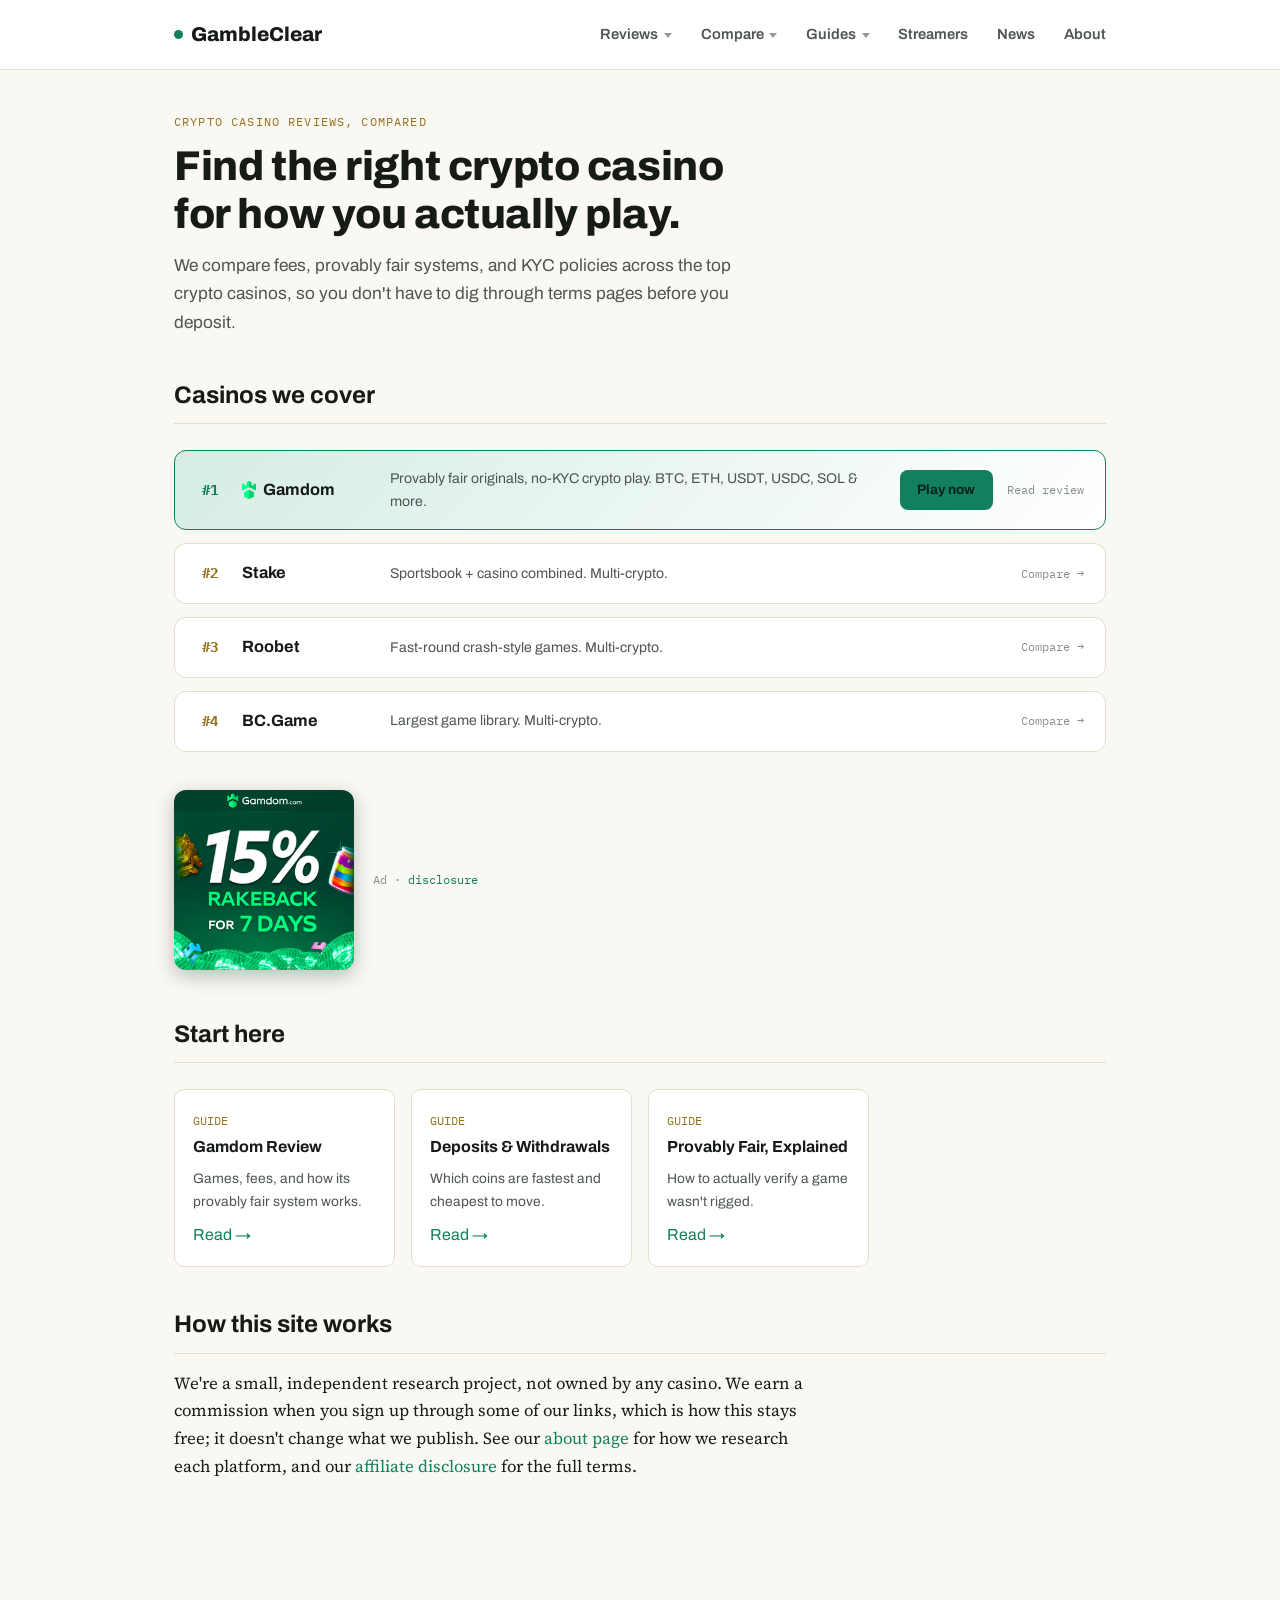
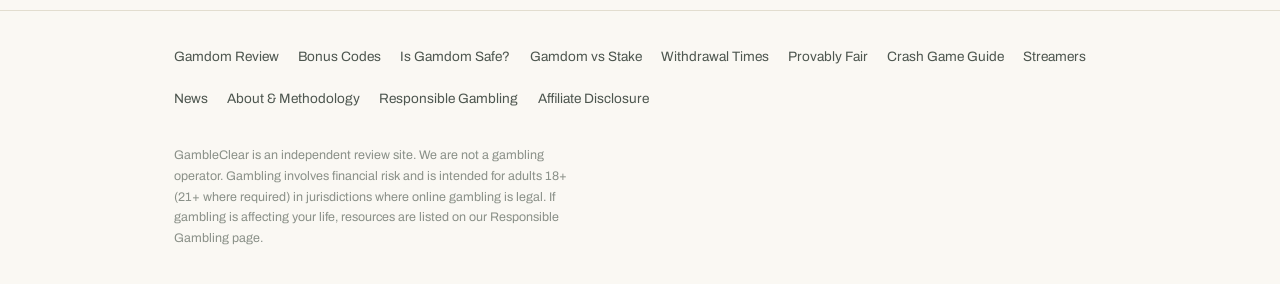
<file: index.html>
<!doctype html>
<html lang="en">
<head>
<meta charset="utf-8">
<meta name="viewport" content="width=device-width, initial-scale=1">
<title>GambleClear: Crypto Casino Reviews, Compared</title>
<meta name="description" content="Independent research on crypto casinos, including Gamdom, Stake, Roobet, and BC.Game, covering games, fees, and provably fair systems, compiled from official sources.">
<link rel="canonical" href="https://gambleclear.com/">
<meta name="robots" content="index,follow">
<meta property="og:type" content="website">
<meta property="og:site_name" content="GambleClear">
<meta property="og:url" content="https://gambleclear.com/">
<meta property="og:title" content="GambleClear: Crypto Casino Reviews, Compared">
<meta property="og:description" content="Independent research on crypto casinos, including Gamdom, Stake, Roobet, and BC.Game, covering games, fees, and provably fair systems, compiled from official sources.">
<meta property="og:image" content="https://gambleclear.com/assets/og/gambleclear-og.png">
<meta property="og:image:width" content="1200">
<meta property="og:image:height" content="630">
<meta name="twitter:card" content="summary_large_image">
<meta name="twitter:title" content="GambleClear: Crypto Casino Reviews, Compared">
<meta name="twitter:description" content="Independent research on crypto casinos, including Gamdom, Stake, Roobet, and BC.Game, covering games, fees, and provably fair systems, compiled from official sources.">
<meta name="twitter:image" content="https://gambleclear.com/assets/og/gambleclear-og.png">

<link rel="stylesheet" href="assets/style.css?v=4">
<link rel="icon" href="assets/icons/favicon.ico" sizes="any">
<link rel="icon" type="image/png" sizes="32x32" href="assets/icons/icon-32.png">
<link rel="icon" type="image/png" sizes="16x16" href="assets/icons/icon-16.png">
<link rel="apple-touch-icon" sizes="180x180" href="assets/icons/icon-180.png">
<link rel="icon" type="image/png" sizes="192x192" href="assets/icons/icon-192.png">

<script type="application/ld+json">
{
  "@context": "https://schema.org",
  "@type": "Organization",
  "name": "GambleClear",
  "url": "https://gambleclear.com/",
  "description": "Independent research on crypto casinos, including Gamdom, Stake, Roobet, and BC.Game, covering games, fees, and provably fair systems.",
  "sameAs": []
}
</script>
</head>
<body>
<header class="site">
  <div class="bar">
    <a class="brand" href="index.html"><span class="dot"></span>GambleClear</a>
    <nav class="mainnav" id="mainnav">
      <div class="navgroup">
        <button type="button" class="navgroup-btn" aria-expanded="false">Reviews</button>
        <div class="navgroup-panel">
          <div class="navgroup-panel-inner">
            <span class="navgroup-title">Reviews</span>
            <a href="gamdom-review.html">Gamdom Review</a>
            <a href="gamdom-bonus-codes.html">Bonus Codes</a>
            <a href="gamdom-safe-legit.html">Is Gamdom Safe?</a>
          </div>
        </div>
      </div>
      <div class="navgroup">
        <button type="button" class="navgroup-btn" aria-expanded="false">Compare</button>
        <div class="navgroup-panel">
          <div class="navgroup-panel-inner">
            <span class="navgroup-title">Compare</span>
            <a href="best-crypto-casinos.html">Best Casinos</a>
            <a href="gamdom-vs-stake.html">Gamdom vs Stake</a>
          </div>
        </div>
      </div>
      <div class="navgroup">
        <button type="button" class="navgroup-btn" aria-expanded="false">Guides</button>
        <div class="navgroup-panel">
          <div class="navgroup-panel-inner">
            <span class="navgroup-title">Guides</span>
            <a href="crypto-deposit-withdrawal-guide.html">Deposits &amp; Withdrawals</a>
            <a href="gamdom-withdrawal-times.html">Withdrawal Times</a>
            <a href="provably-fair-explained.html">Provably Fair</a>
            <a href="gamdom-crash-game-guide.html">Crash Game Guide</a>
          </div>
        </div>
      </div>
      <a href="crypto-casino-streamers.html">Streamers</a>
      <a href="news.html">News</a>
      <a href="about.html">About</a>
    </nav>
    <button type="button" class="nav-toggle" id="navToggle" aria-expanded="false" aria-controls="mainnav" aria-label="Menu">
      <span></span><span></span><span></span>
    </button>
  </div>
</header>

<main>
  <div class="wrap">
    <span class="eyebrow">Crypto Casino Reviews, Compared</span>
    <h1>Find the right crypto casino for how you actually play.</h1>
    <p class="dek">We compare fees, provably fair systems, and KYC policies across the top crypto casinos, so you don't have to dig through terms pages before you deposit.</p>

    <h2>Casinos we cover</h2>
    <div class="rank-list">
      <div class="rank-card pick">
        <span class="badge">#1</span>
        <div class="name-wrap">
          <span class="name"><img src="assets/logos/gamdom-tower.png" alt="" style="height:1.1em;">Gamdom</span>
        </div>
        <p class="desc">Provably fair originals, no-KYC crypto play. BTC, ETH, USDT, USDC, SOL &amp; more.</p>
        <div class="actions">
          <a class="cta" href="https://gamdom.com/r/jaketakesoff?utm_source=gambleclear&utm_medium=affiliate&utm_campaign=home" rel="sponsored noopener" target="_blank">Play now</a>
          <a class="secondary" href="gamdom-review.html">Read review</a>
        </div>
      </div>
      <div class="rank-card">
        <span class="badge">#2</span>
        <div class="name-wrap"><span class="name">Stake</span></div>
        <p class="desc">Sportsbook + casino combined. Multi-crypto.</p>
        <div class="actions"><a class="secondary" href="best-crypto-casinos.html">Compare →</a></div>
      </div>
      <div class="rank-card">
        <span class="badge">#3</span>
        <div class="name-wrap"><span class="name">Roobet</span></div>
        <p class="desc">Fast-round crash-style games. Multi-crypto.</p>
        <div class="actions"><a class="secondary" href="best-crypto-casinos.html">Compare →</a></div>
      </div>
      <div class="rank-card">
        <span class="badge">#4</span>
        <div class="name-wrap"><span class="name">BC.Game</span></div>
        <p class="desc">Largest game library. Multi-crypto.</p>
        <div class="actions"><a class="secondary" href="best-crypto-casinos.html">Compare →</a></div>
      </div>
    </div>
    <div class="banner-row">
      <a class="banner-ad" href="https://gamdom.com/r/jaketakesoff?utm_source=gambleclear&utm_medium=affiliate&utm_campaign=home" rel="sponsored noopener" target="_blank"><img src="assets/logos/gamdom-rakeback-banner.png" alt="Gamdom.com - 15% rakeback for 7 days with code jaketakesoff" width="180" height="180" loading="lazy"></a>
      <span class="disclosure-note">Ad · <a href="affiliate-disclosure.html">disclosure</a></span>
    </div>

    <h2>Start here</h2>
    <div class="card-grid">
      <div class="pickcard"><span class="rank">GUIDE</span><h4>Gamdom Review</h4><p>Games, fees, and how its provably fair system works.</p><a href="gamdom-review.html">Read →</a></div>
      <div class="pickcard"><span class="rank">GUIDE</span><h4>Deposits &amp; Withdrawals</h4><p>Which coins are fastest and cheapest to move.</p><a href="crypto-deposit-withdrawal-guide.html">Read →</a></div>
      <div class="pickcard"><span class="rank">GUIDE</span><h4>Provably Fair, Explained</h4><p>How to actually verify a game wasn't rigged.</p><a href="provably-fair-explained.html">Read →</a></div>
    </div>

    <h2>How this site works</h2>
    <p>We're a small, independent research project, not owned by any casino. We earn a commission when you sign up through some of our links, which is how this stays free; it doesn't change what we publish. See our <a href="about.html">about page</a> for how we research each platform, and our <a href="affiliate-disclosure.html">affiliate disclosure</a> for the full terms.</p>
  </div>
</main>

<footer class="site">
  <div class="wrap">
    <nav>
      <a href="gamdom-review.html">Gamdom Review</a>
      <a href="gamdom-bonus-codes.html">Bonus Codes</a>
      <a href="gamdom-safe-legit.html">Is Gamdom Safe?</a>
      <a href="gamdom-vs-stake.html">Gamdom vs Stake</a>
      <a href="gamdom-withdrawal-times.html">Withdrawal Times</a>
      <a href="provably-fair-explained.html">Provably Fair</a>
      <a href="gamdom-crash-game-guide.html">Crash Game Guide</a>
      <a href="crypto-casino-streamers.html">Streamers</a>
      <a href="news.html">News</a>
      <a href="about.html">About &amp; Methodology</a>
      <a href="responsible-gambling.html">Responsible Gambling</a>
      <a href="affiliate-disclosure.html">Affiliate Disclosure</a>
    </nav>
    <p>GambleClear is an independent review site. We are not a gambling operator. Gambling involves financial risk and is intended for adults 18+ (21+ where required) in jurisdictions where online gambling is legal. If gambling is affecting your life, resources are listed on our Responsible Gambling page.</p>
  </div>
</footer>
<script src="assets/nav.js?v=4"></script>
</body>
</html>
</file>
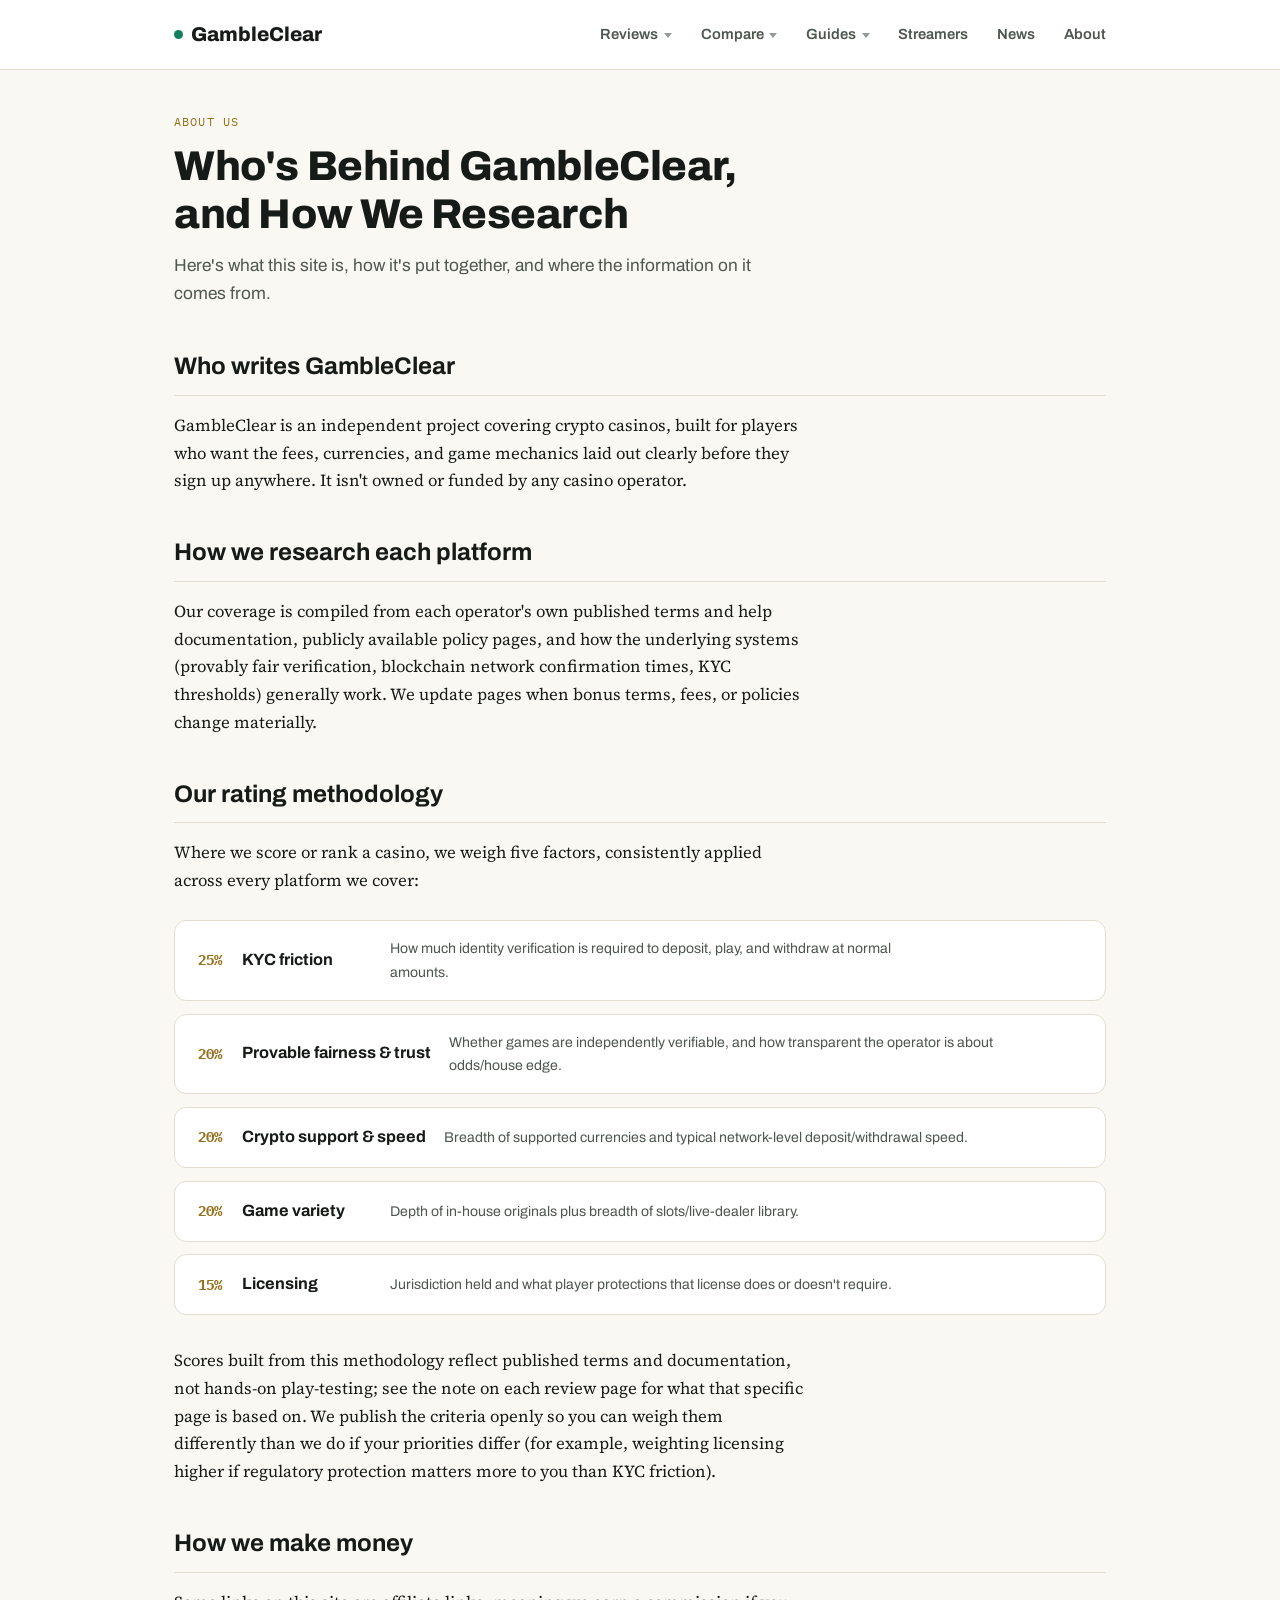
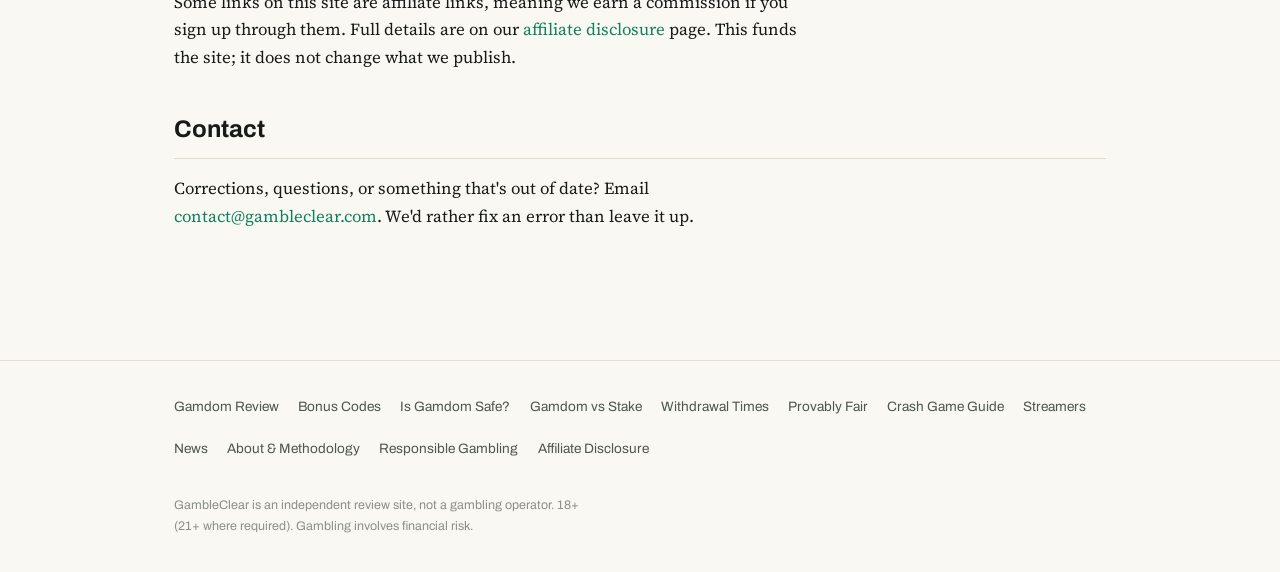
<file: about.html>
<!doctype html>
<html lang="en">
<head>
<meta charset="utf-8">
<meta name="viewport" content="width=device-width, initial-scale=1">
<title>About GambleClear &amp; Our Research Process</title>
<meta name="description" content="Who runs GambleClear, why we cover crypto casinos, and exactly how we research each one before publishing.">
<link rel="canonical" href="https://gambleclear.com/about.html">
<meta name="robots" content="index,follow">
<meta property="og:type" content="website">
<meta property="og:site_name" content="GambleClear">
<meta property="og:url" content="https://gambleclear.com/about.html">
<meta property="og:title" content="About GambleClear &amp; Our Research Process">
<meta property="og:description" content="Who runs GambleClear, why we cover crypto casinos, and exactly how we research each one before publishing.">
<meta property="og:image" content="https://gambleclear.com/assets/og/gambleclear-og.png">
<meta property="og:image:width" content="1200">
<meta property="og:image:height" content="630">
<meta name="twitter:card" content="summary_large_image">
<meta name="twitter:title" content="About GambleClear &amp; Our Research Process">
<meta name="twitter:description" content="Who runs GambleClear, why we cover crypto casinos, and exactly how we research each one before publishing.">
<meta name="twitter:image" content="https://gambleclear.com/assets/og/gambleclear-og.png">

<link rel="stylesheet" href="assets/style.css?v=4">
<link rel="icon" href="assets/icons/favicon.ico" sizes="any">
<link rel="icon" type="image/png" sizes="32x32" href="assets/icons/icon-32.png">
<link rel="icon" type="image/png" sizes="16x16" href="assets/icons/icon-16.png">
<link rel="apple-touch-icon" sizes="180x180" href="assets/icons/icon-180.png">
<link rel="icon" type="image/png" sizes="192x192" href="assets/icons/icon-192.png">
</head>
<body>
<header class="site">
  <div class="bar">
    <a class="brand" href="index.html"><span class="dot"></span>GambleClear</a>
    <nav class="mainnav" id="mainnav">
      <div class="navgroup">
        <button type="button" class="navgroup-btn" aria-expanded="false">Reviews</button>
        <div class="navgroup-panel">
          <div class="navgroup-panel-inner">
            <span class="navgroup-title">Reviews</span>
            <a href="gamdom-review.html">Gamdom Review</a>
            <a href="gamdom-bonus-codes.html">Bonus Codes</a>
            <a href="gamdom-safe-legit.html">Is Gamdom Safe?</a>
          </div>
        </div>
      </div>
      <div class="navgroup">
        <button type="button" class="navgroup-btn" aria-expanded="false">Compare</button>
        <div class="navgroup-panel">
          <div class="navgroup-panel-inner">
            <span class="navgroup-title">Compare</span>
            <a href="best-crypto-casinos.html">Best Casinos</a>
            <a href="gamdom-vs-stake.html">Gamdom vs Stake</a>
          </div>
        </div>
      </div>
      <div class="navgroup">
        <button type="button" class="navgroup-btn" aria-expanded="false">Guides</button>
        <div class="navgroup-panel">
          <div class="navgroup-panel-inner">
            <span class="navgroup-title">Guides</span>
            <a href="crypto-deposit-withdrawal-guide.html">Deposits &amp; Withdrawals</a>
            <a href="gamdom-withdrawal-times.html">Withdrawal Times</a>
            <a href="provably-fair-explained.html">Provably Fair</a>
            <a href="gamdom-crash-game-guide.html">Crash Game Guide</a>
          </div>
        </div>
      </div>
      <a href="crypto-casino-streamers.html">Streamers</a>
      <a href="news.html">News</a>
      <a href="about.html">About</a>
    </nav>
    <button type="button" class="nav-toggle" id="navToggle" aria-expanded="false" aria-controls="mainnav" aria-label="Menu">
      <span></span><span></span><span></span>
    </button>
  </div>
</header>

<main>
  <div class="wrap">
    <span class="eyebrow">About Us</span>
    <h1>Who's Behind GambleClear, and How We Research</h1>
    <p class="dek">Here's what this site is, how it's put together, and where the information on it comes from.</p>

    <h2>Who writes GambleClear</h2>
    <p>GambleClear is an independent project covering crypto casinos, built for players who want the fees, currencies, and game mechanics laid out clearly before they sign up anywhere. It isn't owned or funded by any casino operator.</p>

    <h2>How we research each platform</h2>
    <p>Our coverage is compiled from each operator's own published terms and help documentation, publicly available policy pages, and how the underlying systems (provably fair verification, blockchain network confirmation times, KYC thresholds) generally work. We update pages when bonus terms, fees, or policies change materially.</p>

    <h2>Our rating methodology</h2>
    <p>Where we score or rank a casino, we weigh five factors, consistently applied across every platform we cover:</p>
    <div class="rank-list">
      <div class="rank-card">
        <span class="badge">25%</span>
        <div class="name-wrap"><span class="name">KYC friction</span></div>
        <p class="desc">How much identity verification is required to deposit, play, and withdraw at normal amounts.</p>
      </div>
      <div class="rank-card">
        <span class="badge">20%</span>
        <div class="name-wrap"><span class="name">Provable fairness &amp; trust</span></div>
        <p class="desc">Whether games are independently verifiable, and how transparent the operator is about odds/house edge.</p>
      </div>
      <div class="rank-card">
        <span class="badge">20%</span>
        <div class="name-wrap"><span class="name">Crypto support &amp; speed</span></div>
        <p class="desc">Breadth of supported currencies and typical network-level deposit/withdrawal speed.</p>
      </div>
      <div class="rank-card">
        <span class="badge">20%</span>
        <div class="name-wrap"><span class="name">Game variety</span></div>
        <p class="desc">Depth of in-house originals plus breadth of slots/live-dealer library.</p>
      </div>
      <div class="rank-card">
        <span class="badge">15%</span>
        <div class="name-wrap"><span class="name">Licensing</span></div>
        <p class="desc">Jurisdiction held and what player protections that license does or doesn't require.</p>
      </div>
    </div>
    <p>Scores built from this methodology reflect published terms and documentation, not hands-on play-testing; see the note on each review page for what that specific page is based on. We publish the criteria openly so you can weigh them differently than we do if your priorities differ (for example, weighting licensing higher if regulatory protection matters more to you than KYC friction).</p>

    <h2>How we make money</h2>
    <p>Some links on this site are affiliate links, meaning we earn a commission if you sign up through them. Full details are on our <a href="affiliate-disclosure.html">affiliate disclosure</a> page. This funds the site; it does not change what we publish.</p>

    <h2>Contact</h2>
    <p>Corrections, questions, or something that's out of date? Email <a href="mailto:contact@gambleclear.com">contact@gambleclear.com</a>. We'd rather fix an error than leave it up.</p>
  </div>
</main>

<footer class="site">
  <div class="wrap">
    <nav>
      <a href="gamdom-review.html">Gamdom Review</a>
      <a href="gamdom-bonus-codes.html">Bonus Codes</a>
      <a href="gamdom-safe-legit.html">Is Gamdom Safe?</a>
      <a href="gamdom-vs-stake.html">Gamdom vs Stake</a>
      <a href="gamdom-withdrawal-times.html">Withdrawal Times</a>
      <a href="provably-fair-explained.html">Provably Fair</a>
      <a href="gamdom-crash-game-guide.html">Crash Game Guide</a>
      <a href="crypto-casino-streamers.html">Streamers</a>
      <a href="news.html">News</a>
      <a href="about.html">About &amp; Methodology</a>
      <a href="responsible-gambling.html">Responsible Gambling</a>
      <a href="affiliate-disclosure.html">Affiliate Disclosure</a>
    </nav>
    <p>GambleClear is an independent review site, not a gambling operator. 18+ (21+ where required). Gambling involves financial risk.</p>
  </div>
</footer>
<script src="assets/nav.js?v=4"></script>
</body>
</html>
</file>
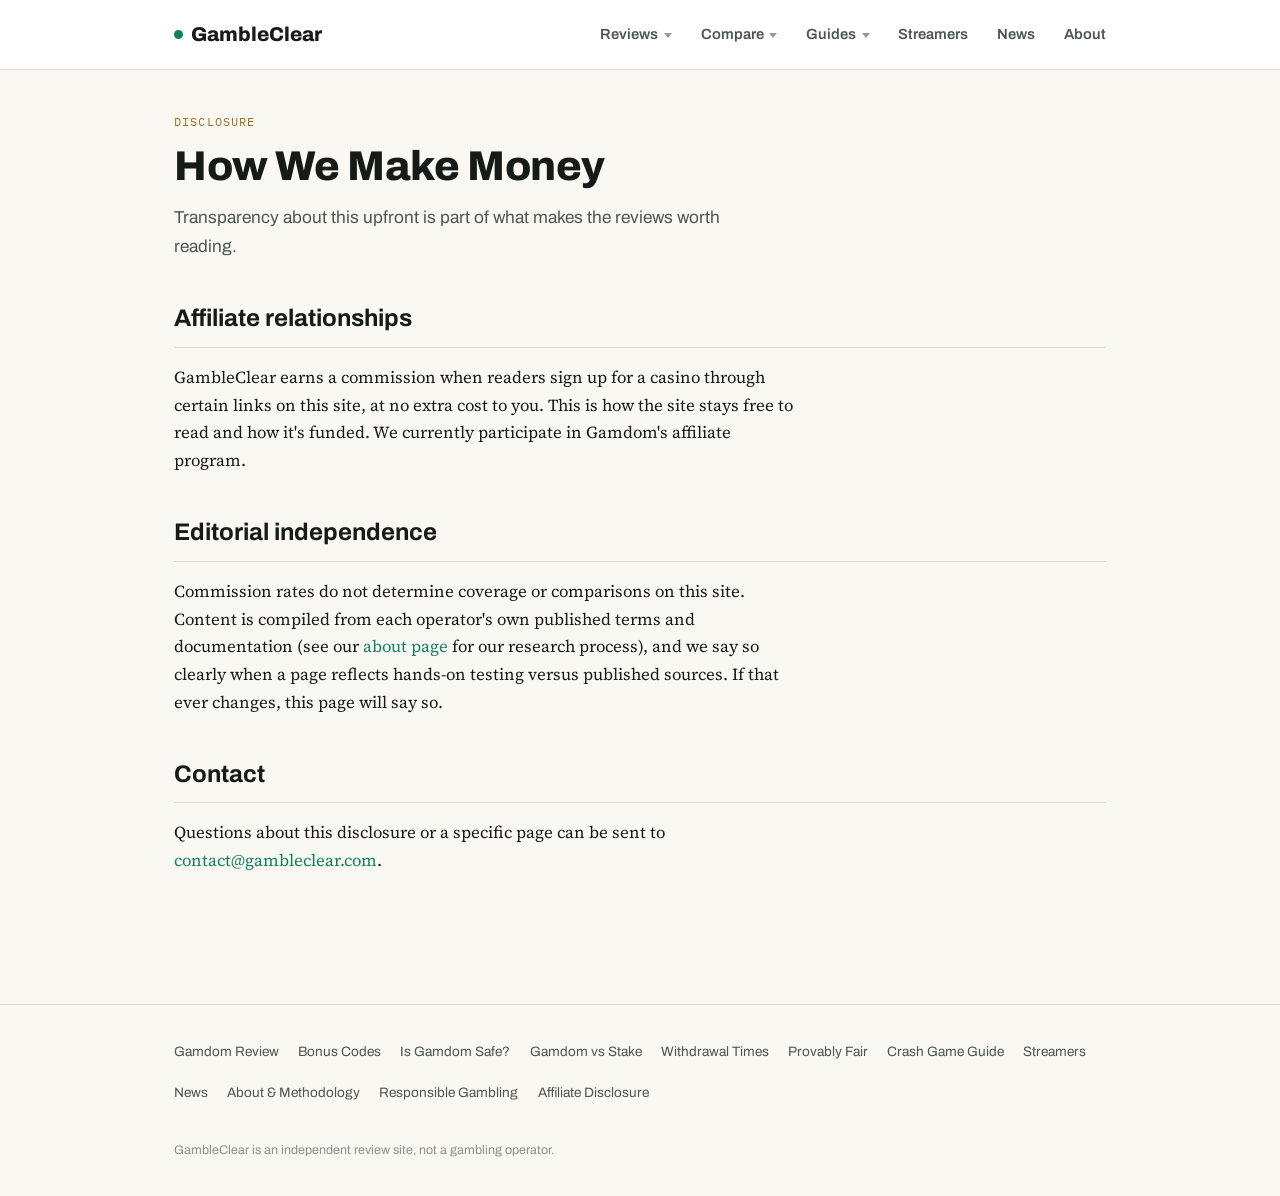
<file: affiliate-disclosure.html>
<!doctype html>
<html lang="en">
<head>
<meta charset="utf-8">
<meta name="viewport" content="width=device-width, initial-scale=1">
<title>Affiliate Disclosure | GambleClear</title>
<meta name="description" content="How GambleClear makes money and how that relates to the reviews and rankings on this site.">
<link rel="canonical" href="https://gambleclear.com/affiliate-disclosure.html">
<meta name="robots" content="index,follow">
<meta property="og:type" content="website">
<meta property="og:site_name" content="GambleClear">
<meta property="og:url" content="https://gambleclear.com/affiliate-disclosure.html">
<meta property="og:title" content="Affiliate Disclosure | GambleClear">
<meta property="og:description" content="How GambleClear makes money and how that relates to the reviews and rankings on this site.">
<meta property="og:image" content="https://gambleclear.com/assets/og/gambleclear-og.png">
<meta property="og:image:width" content="1200">
<meta property="og:image:height" content="630">
<meta name="twitter:card" content="summary_large_image">
<meta name="twitter:title" content="Affiliate Disclosure | GambleClear">
<meta name="twitter:description" content="How GambleClear makes money and how that relates to the reviews and rankings on this site.">
<meta name="twitter:image" content="https://gambleclear.com/assets/og/gambleclear-og.png">

<link rel="stylesheet" href="assets/style.css?v=4">
<link rel="icon" href="assets/icons/favicon.ico" sizes="any">
<link rel="icon" type="image/png" sizes="32x32" href="assets/icons/icon-32.png">
<link rel="icon" type="image/png" sizes="16x16" href="assets/icons/icon-16.png">
<link rel="apple-touch-icon" sizes="180x180" href="assets/icons/icon-180.png">
<link rel="icon" type="image/png" sizes="192x192" href="assets/icons/icon-192.png">

<script type="application/ld+json">
{
  "@context": "https://schema.org",
  "@type": "WebPage",
  "headline": "Affiliate Disclosure | GambleClear",
  "description": "How GambleClear makes money and how that relates to the reviews and rankings on this site.",
  "url": "https://gambleclear.com/affiliate-disclosure.html",
  "publisher": { "@type": "Organization", "name": "GambleClear" }
}
</script>
</head>
<body>
<header class="site">
  <div class="bar">
    <a class="brand" href="index.html"><span class="dot"></span>GambleClear</a>
    <nav class="mainnav" id="mainnav">
      <div class="navgroup">
        <button type="button" class="navgroup-btn" aria-expanded="false">Reviews</button>
        <div class="navgroup-panel">
          <div class="navgroup-panel-inner">
            <span class="navgroup-title">Reviews</span>
            <a href="gamdom-review.html">Gamdom Review</a>
            <a href="gamdom-bonus-codes.html">Bonus Codes</a>
            <a href="gamdom-safe-legit.html">Is Gamdom Safe?</a>
          </div>
        </div>
      </div>
      <div class="navgroup">
        <button type="button" class="navgroup-btn" aria-expanded="false">Compare</button>
        <div class="navgroup-panel">
          <div class="navgroup-panel-inner">
            <span class="navgroup-title">Compare</span>
            <a href="best-crypto-casinos.html">Best Casinos</a>
            <a href="gamdom-vs-stake.html">Gamdom vs Stake</a>
          </div>
        </div>
      </div>
      <div class="navgroup">
        <button type="button" class="navgroup-btn" aria-expanded="false">Guides</button>
        <div class="navgroup-panel">
          <div class="navgroup-panel-inner">
            <span class="navgroup-title">Guides</span>
            <a href="crypto-deposit-withdrawal-guide.html">Deposits &amp; Withdrawals</a>
            <a href="gamdom-withdrawal-times.html">Withdrawal Times</a>
            <a href="provably-fair-explained.html">Provably Fair</a>
            <a href="gamdom-crash-game-guide.html">Crash Game Guide</a>
          </div>
        </div>
      </div>
      <a href="crypto-casino-streamers.html">Streamers</a>
      <a href="news.html">News</a>
      <a href="about.html">About</a>
    </nav>
    <button type="button" class="nav-toggle" id="navToggle" aria-expanded="false" aria-controls="mainnav" aria-label="Menu">
      <span></span><span></span><span></span>
    </button>
  </div>
</header>

<main>
  <div class="wrap">
    <span class="eyebrow">Disclosure</span>
    <h1>How We Make Money</h1>
    <p class="dek">Transparency about this upfront is part of what makes the reviews worth reading.</p>

    <h2>Affiliate relationships</h2>
    <p>GambleClear earns a commission when readers sign up for a casino through certain links on this site, at no extra cost to you. This is how the site stays free to read and how it's funded. We currently participate in Gamdom's affiliate program.</p>

    <h2>Editorial independence</h2>
    <p>Commission rates do not determine coverage or comparisons on this site. Content is compiled from each operator's own published terms and documentation (see our <a href="about.html">about page</a> for our research process), and we say so clearly when a page reflects hands-on testing versus published sources. If that ever changes, this page will say so.</p>

    <h2>Contact</h2>
    <p>Questions about this disclosure or a specific page can be sent to <a href="mailto:contact@gambleclear.com">contact@gambleclear.com</a>.</p>
  </div>
</main>

<footer class="site">
  <div class="wrap">
    <nav>
      <a href="gamdom-review.html">Gamdom Review</a>
      <a href="gamdom-bonus-codes.html">Bonus Codes</a>
      <a href="gamdom-safe-legit.html">Is Gamdom Safe?</a>
      <a href="gamdom-vs-stake.html">Gamdom vs Stake</a>
      <a href="gamdom-withdrawal-times.html">Withdrawal Times</a>
      <a href="provably-fair-explained.html">Provably Fair</a>
      <a href="gamdom-crash-game-guide.html">Crash Game Guide</a>
      <a href="crypto-casino-streamers.html">Streamers</a>
      <a href="news.html">News</a>
      <a href="about.html">About &amp; Methodology</a>
      <a href="responsible-gambling.html">Responsible Gambling</a>
      <a href="affiliate-disclosure.html">Affiliate Disclosure</a>
    </nav>
    <p>GambleClear is an independent review site, not a gambling operator.</p>
  </div>
</footer>
<script src="assets/nav.js?v=4"></script>
</body>
</html>
</file>
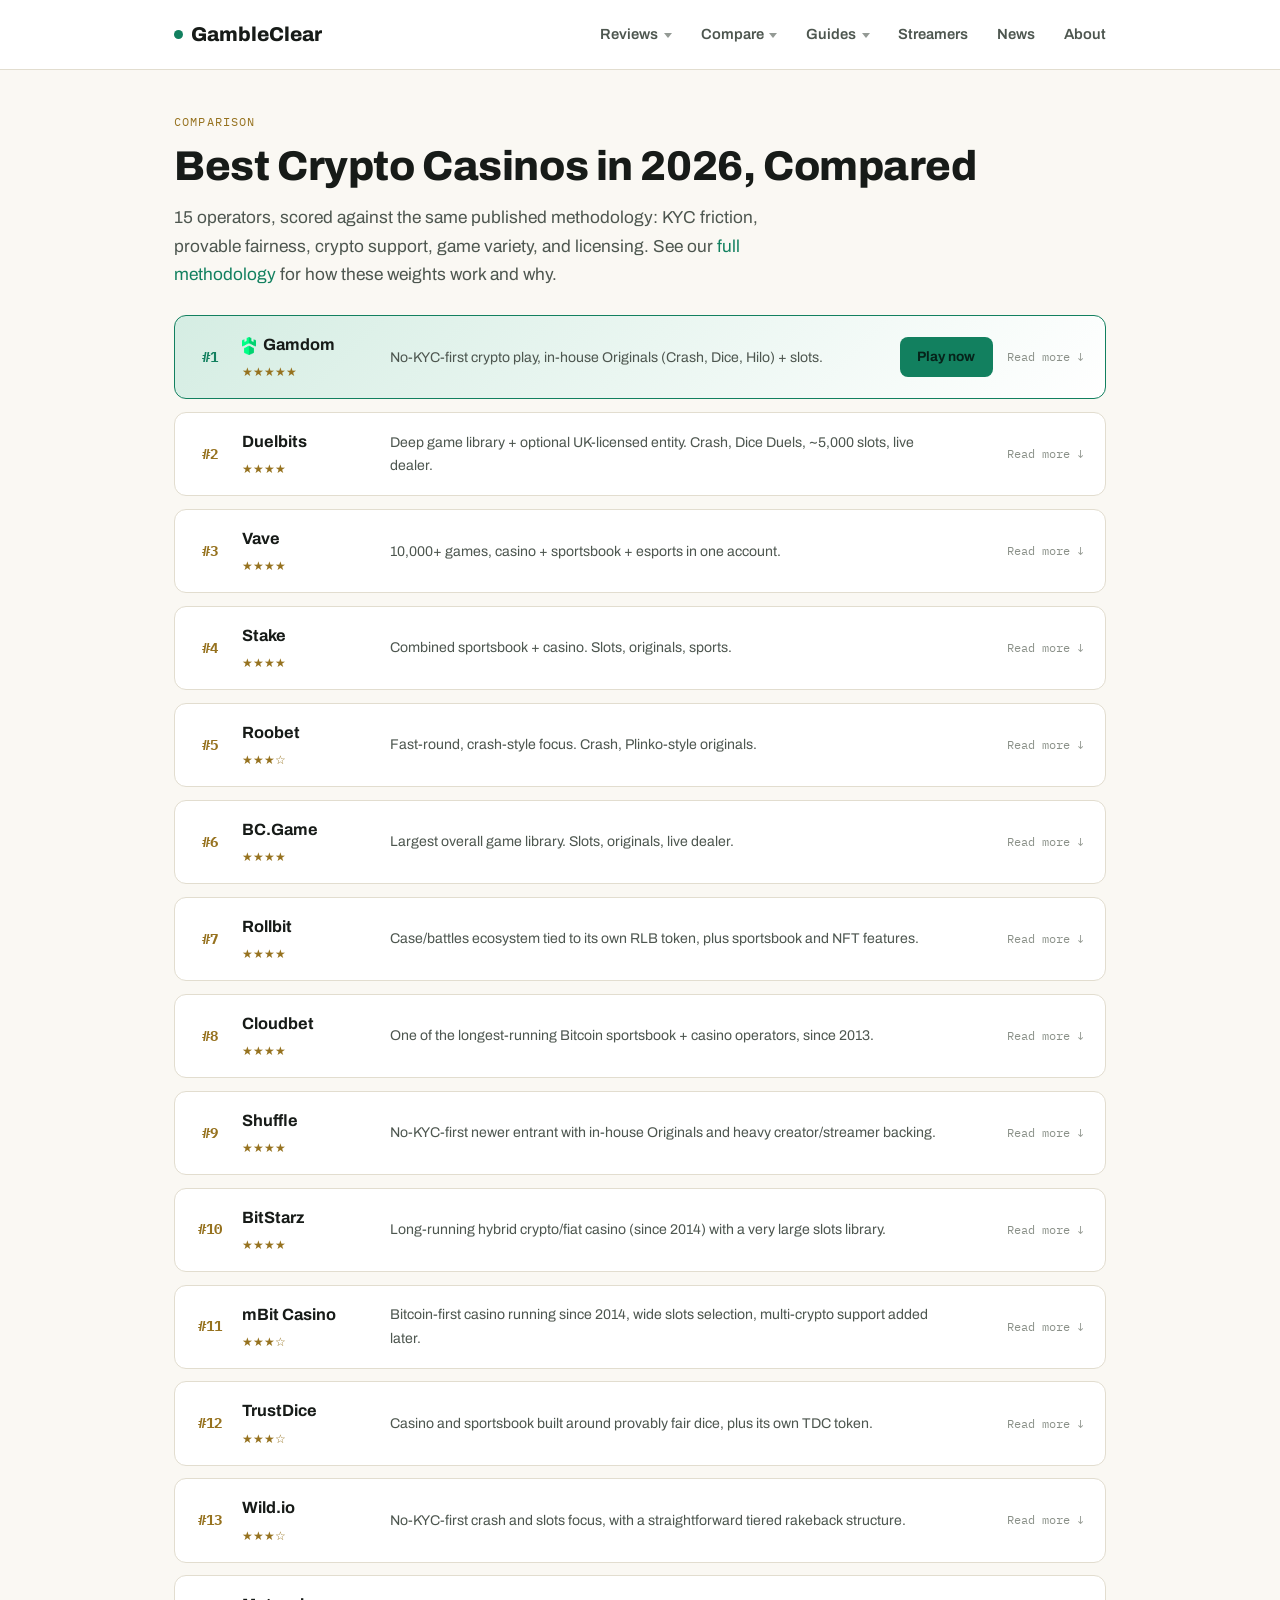
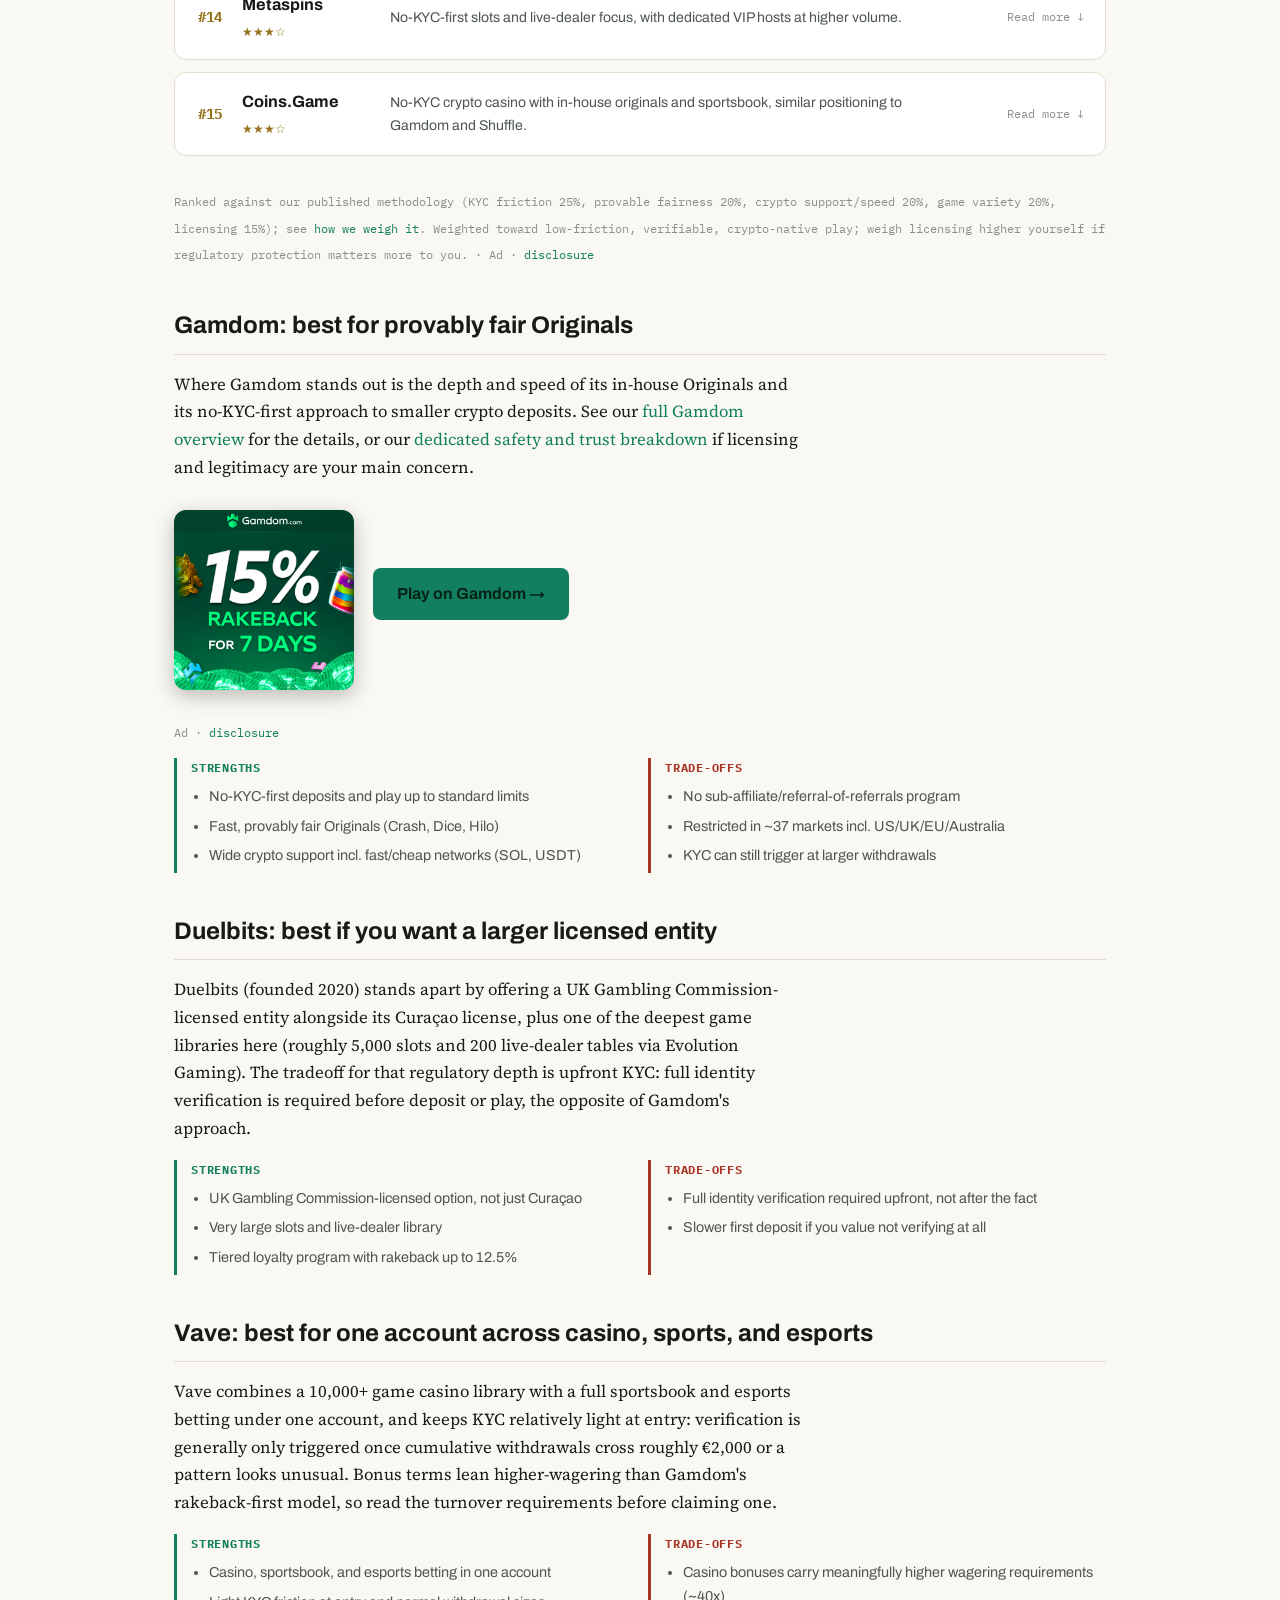
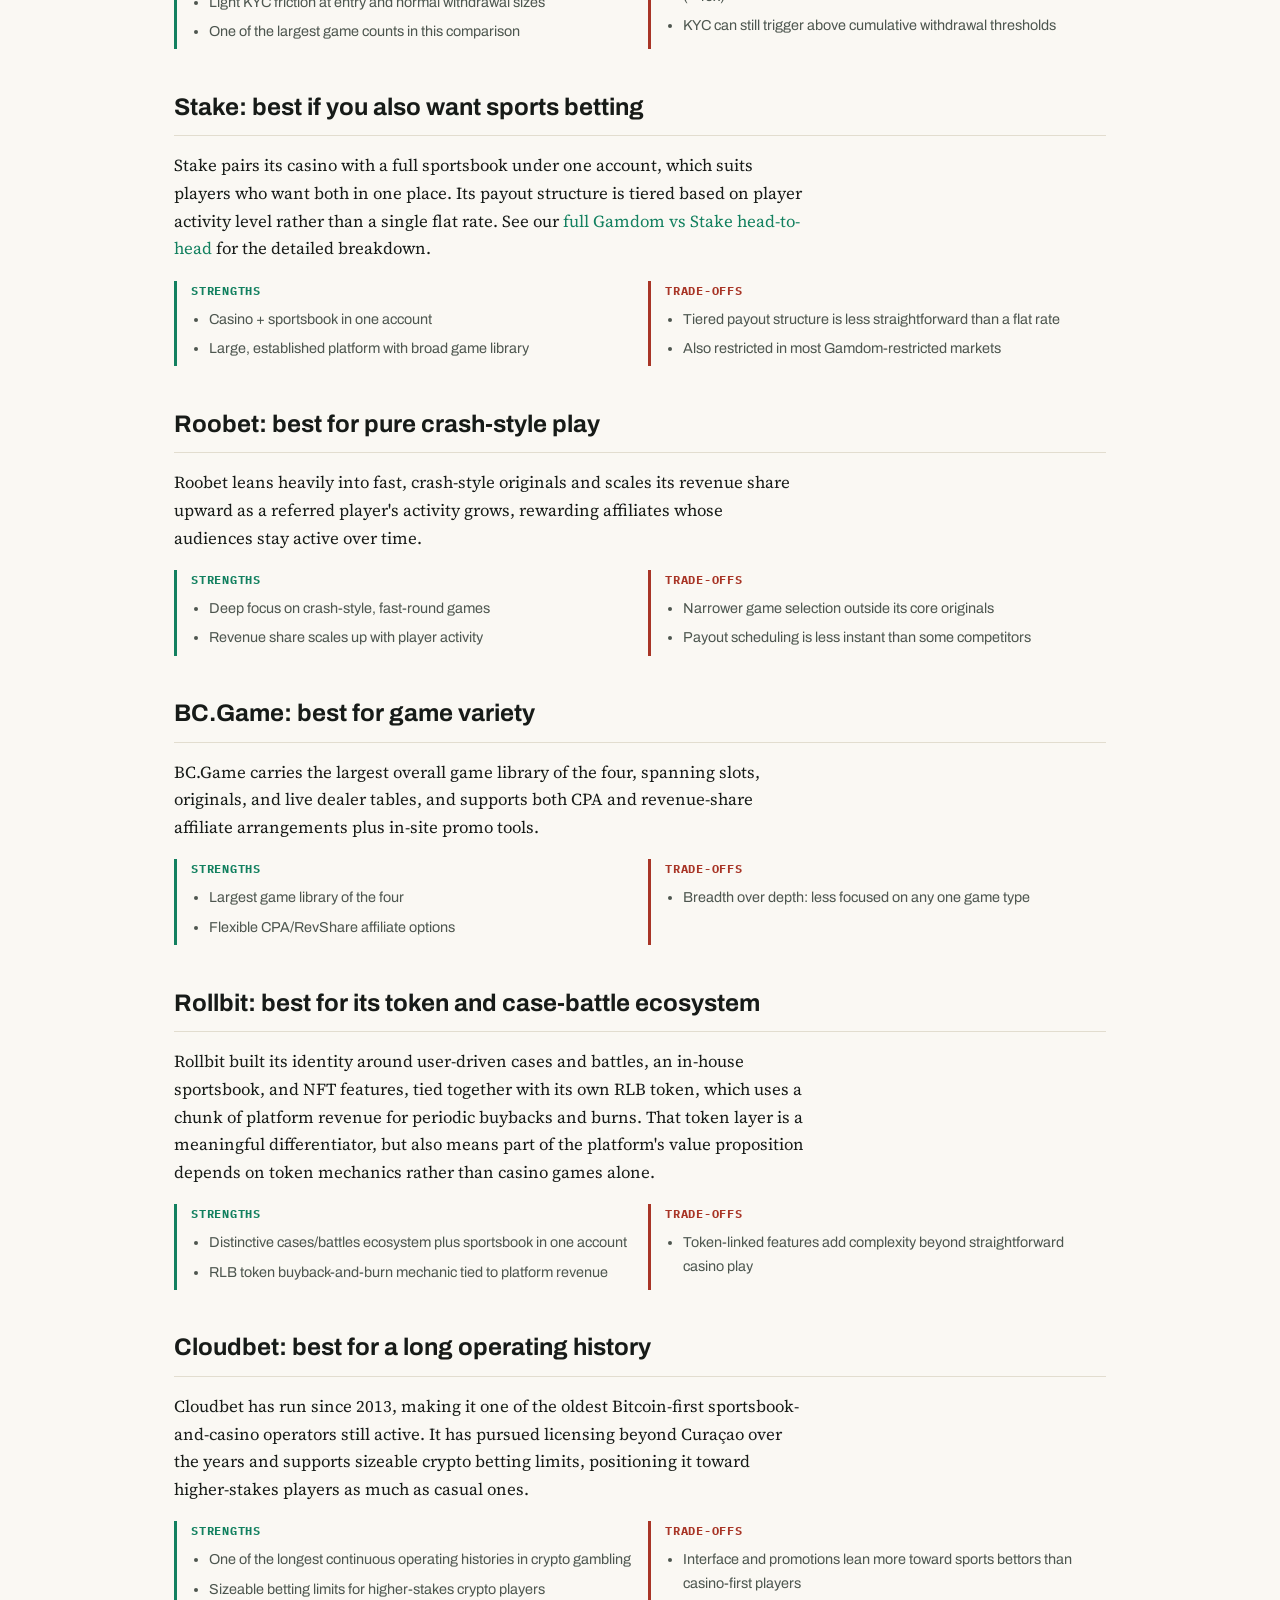
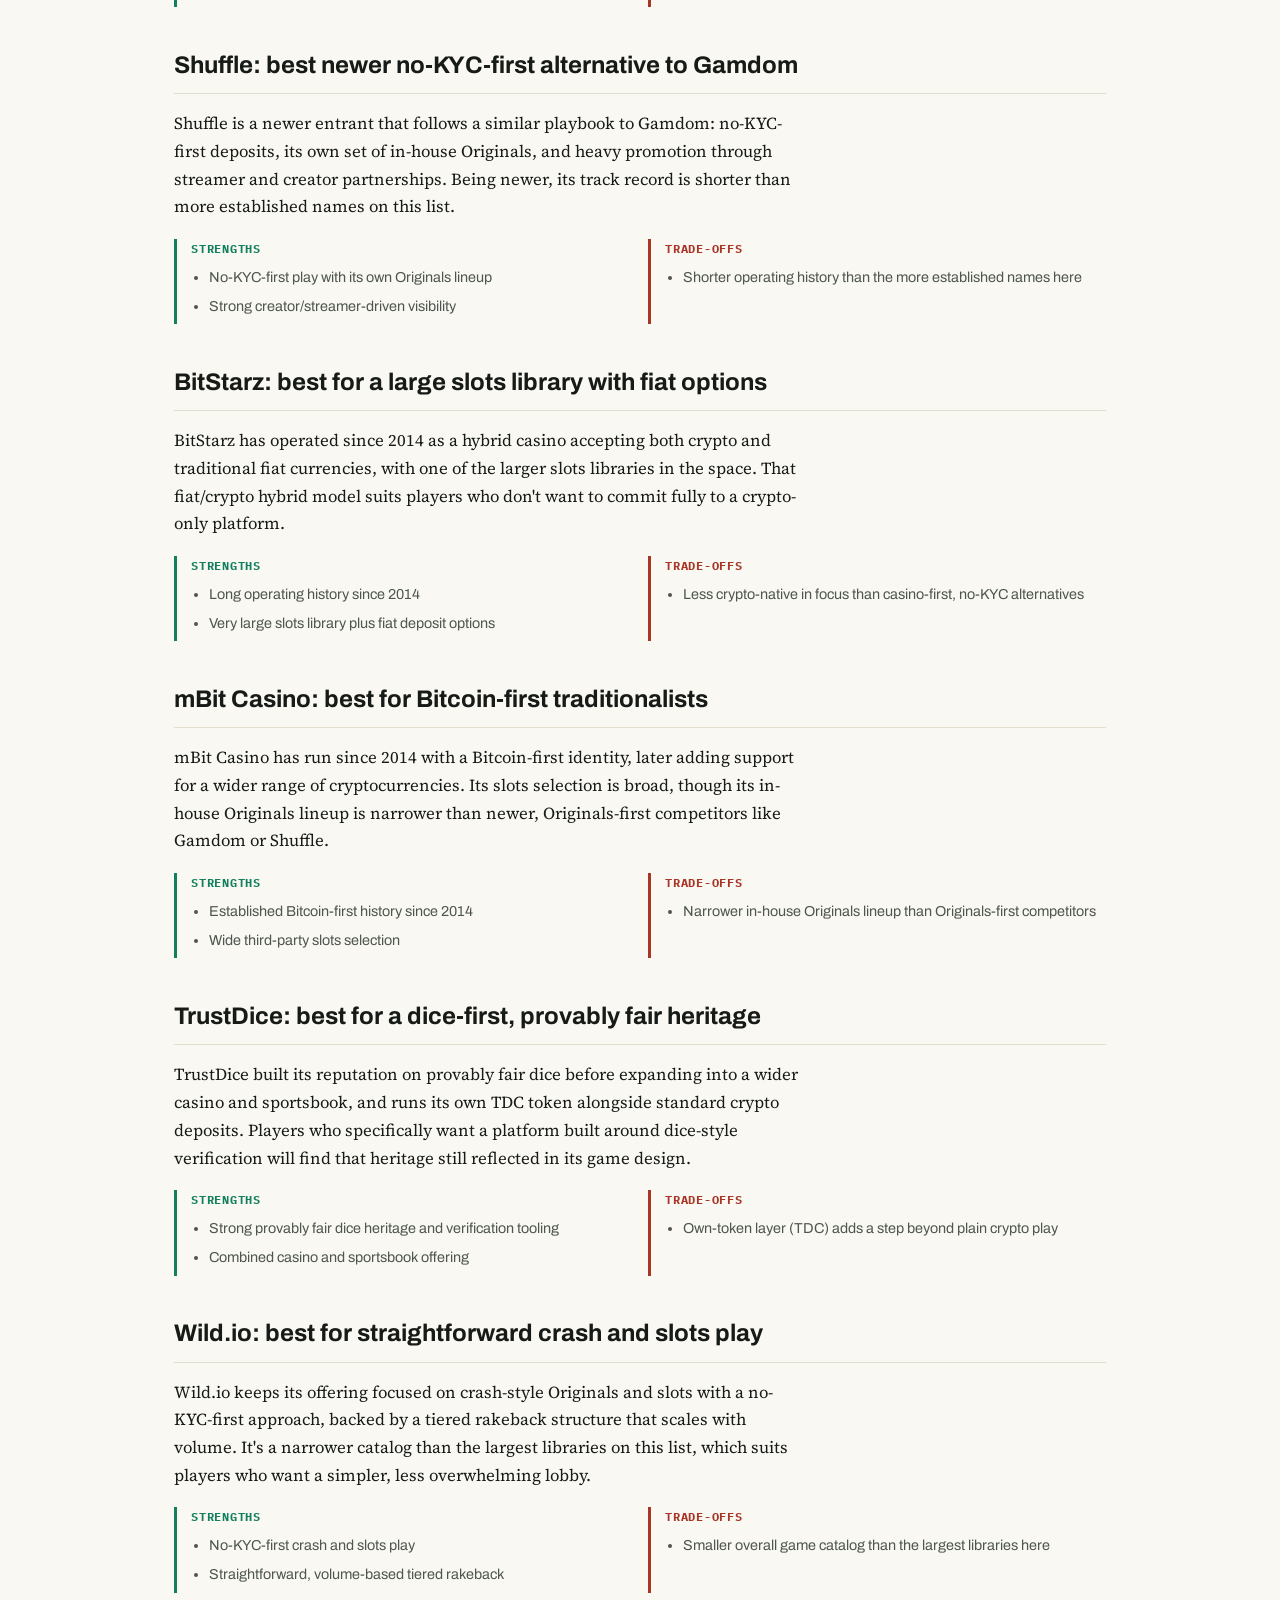
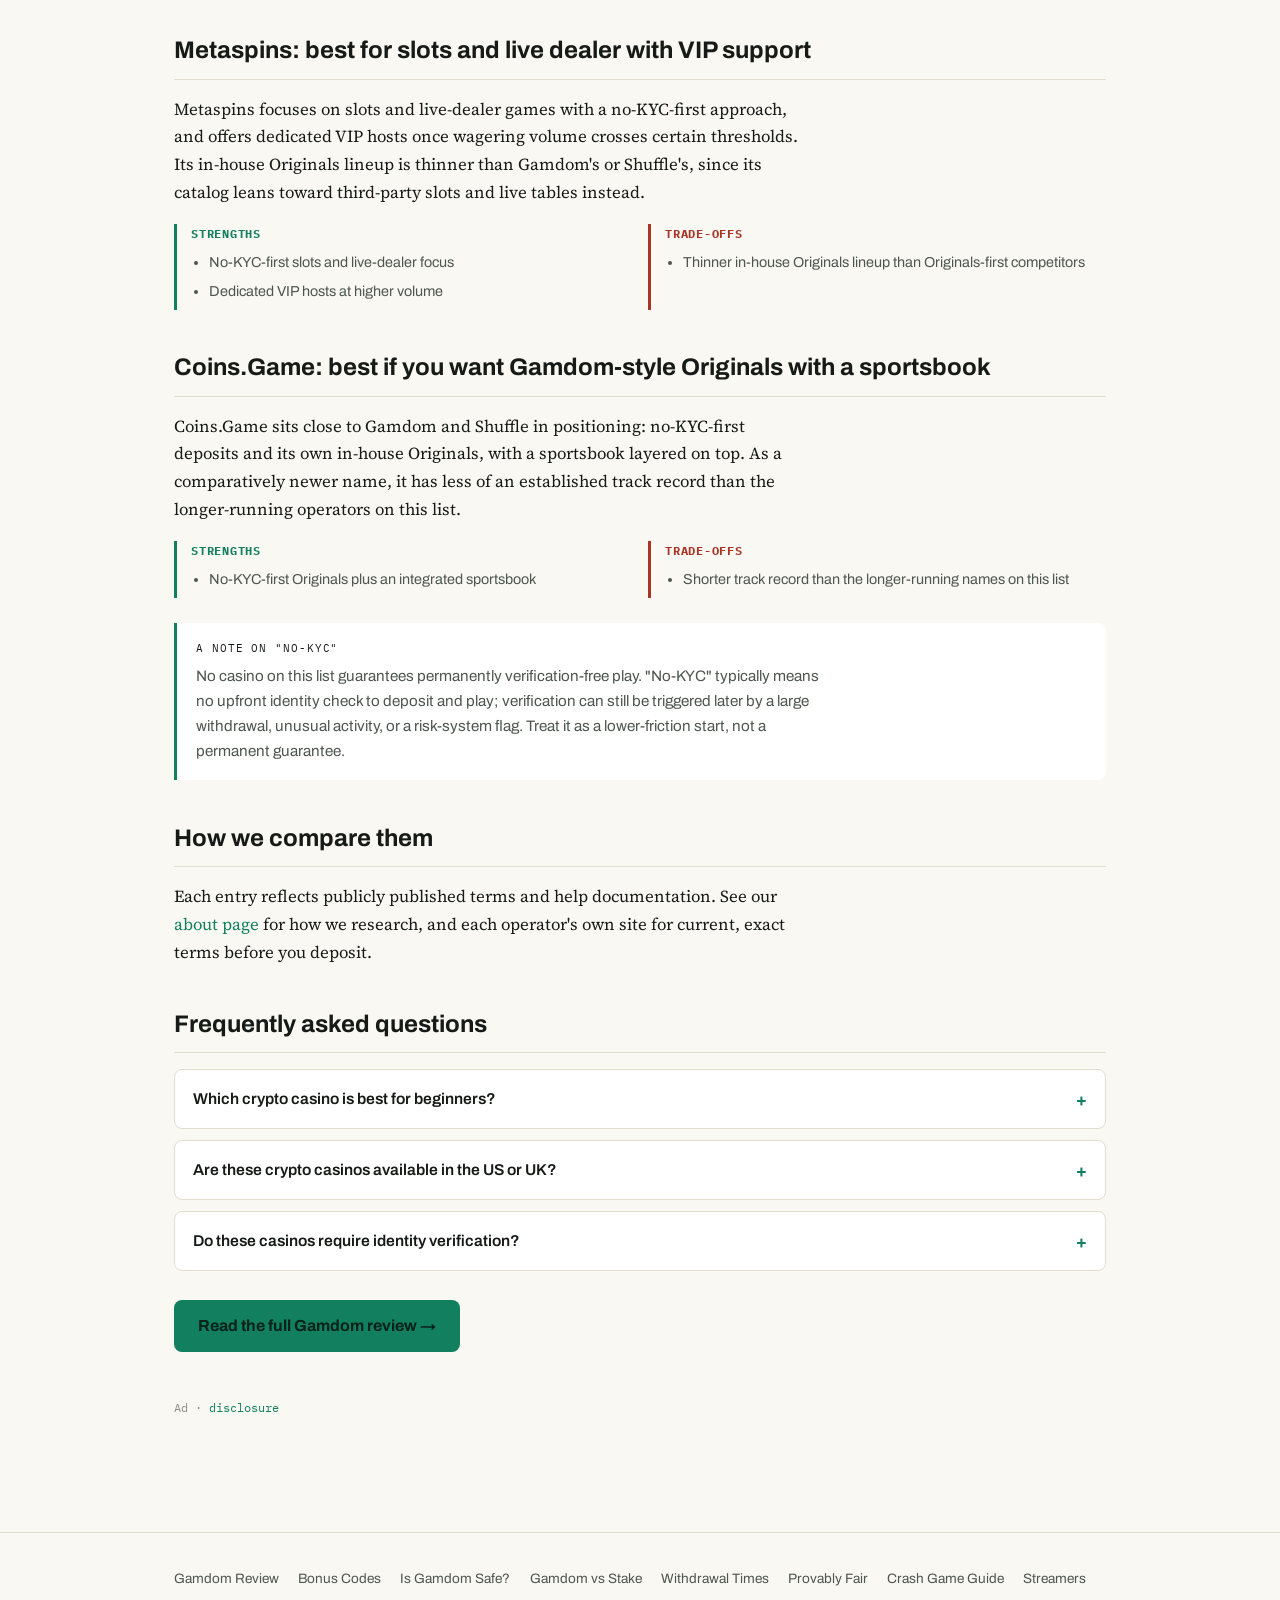
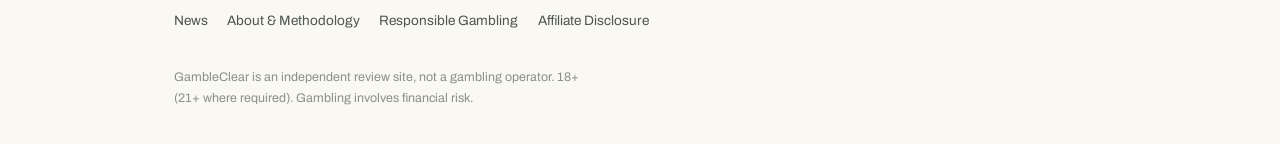
<file: best-crypto-casinos.html>
<!doctype html>
<html lang="en">
<head>
<meta charset="utf-8">
<meta name="viewport" content="width=device-width, initial-scale=1">
<title>Best Crypto Casinos in 2026, Compared | GambleClear</title>
<meta name="description" content="15 crypto casinos ranked side by side, including Gamdom, Stake, Roobet, BC.Game, Duelbits, and Vave, scored against a published methodology.">
<link rel="canonical" href="https://gambleclear.com/best-crypto-casinos.html">
<meta name="robots" content="index,follow">
<meta property="og:type" content="website">
<meta property="og:site_name" content="GambleClear">
<meta property="og:url" content="https://gambleclear.com/best-crypto-casinos.html">
<meta property="og:title" content="Best Crypto Casinos in 2026, Compared | GambleClear">
<meta property="og:description" content="15 crypto casinos ranked side by side, including Gamdom, Stake, Roobet, BC.Game, Duelbits, and Vave, scored against a published methodology.">
<meta property="og:image" content="https://gambleclear.com/assets/og/gambleclear-og.png">
<meta property="og:image:width" content="1200">
<meta property="og:image:height" content="630">
<meta name="twitter:card" content="summary_large_image">
<meta name="twitter:title" content="Best Crypto Casinos in 2026, Compared | GambleClear">
<meta name="twitter:description" content="15 crypto casinos ranked side by side, including Gamdom, Stake, Roobet, BC.Game, Duelbits, and Vave, scored against a published methodology.">
<meta name="twitter:image" content="https://gambleclear.com/assets/og/gambleclear-og.png">

<link rel="stylesheet" href="assets/style.css?v=4">
<link rel="icon" href="assets/icons/favicon.ico" sizes="any">
<link rel="icon" type="image/png" sizes="32x32" href="assets/icons/icon-32.png">
<link rel="icon" type="image/png" sizes="16x16" href="assets/icons/icon-16.png">
<link rel="apple-touch-icon" sizes="180x180" href="assets/icons/icon-180.png">
<link rel="icon" type="image/png" sizes="192x192" href="assets/icons/icon-192.png">

<script type="application/ld+json">
{
  "@context": "https://schema.org",
  "@type": "Article",
  "headline": "Best Crypto Casinos in 2026, Compared | GambleClear",
  "description": "Gamdom vs Stake vs Roobet vs BC.Game: an honest side-by-side comparison of games, payout speed, and fees.",
  "url": "https://gambleclear.com/best-crypto-casinos.html",
  "publisher": { "@type": "Organization", "name": "GambleClear" }
}
</script>
<script type="application/ld+json">
{
  "@context": "https://schema.org",
  "@type": "FAQPage",
  "mainEntity": [
    {"@type": "Question", "name": "Which crypto casino is best for beginners?", "acceptedAnswer": {"@type": "Answer", "text": "Gamdom's no-KYC-first approach and simple Originals (Crash, Dice, Hilo) tend to be the most approachable starting point, since new players can deposit and play quickly without a heavy identity-verification process."}},
    {"@type": "Question", "name": "Are these crypto casinos available in the US or UK?", "acceptedAnswer": {"@type": "Answer", "text": "No. Gamdom, and most of the casinos in this comparison, are restricted in around three dozen regulated markets including the US, UK, most of Western Europe, and Australia, due to local licensing requirements."}},
    {"@type": "Question", "name": "Do these casinos require identity verification?", "acceptedAnswer": {"@type": "Answer", "text": "Most offer no-KYC-first play up to certain limits, but none guarantee permanently verification-free play. Larger withdrawals or unusual activity can still trigger a KYC request on any of them."}}
  ]
}
</script>
</head>
<body>
<header class="site">
  <div class="bar">
    <a class="brand" href="index.html"><span class="dot"></span>GambleClear</a>
    <nav class="mainnav" id="mainnav">
      <div class="navgroup">
        <button type="button" class="navgroup-btn" aria-expanded="false">Reviews</button>
        <div class="navgroup-panel">
          <div class="navgroup-panel-inner">
            <span class="navgroup-title">Reviews</span>
            <a href="gamdom-review.html">Gamdom Review</a>
            <a href="gamdom-bonus-codes.html">Bonus Codes</a>
            <a href="gamdom-safe-legit.html">Is Gamdom Safe?</a>
          </div>
        </div>
      </div>
      <div class="navgroup">
        <button type="button" class="navgroup-btn" aria-expanded="false">Compare</button>
        <div class="navgroup-panel">
          <div class="navgroup-panel-inner">
            <span class="navgroup-title">Compare</span>
            <a href="best-crypto-casinos.html">Best Casinos</a>
            <a href="gamdom-vs-stake.html">Gamdom vs Stake</a>
          </div>
        </div>
      </div>
      <div class="navgroup">
        <button type="button" class="navgroup-btn" aria-expanded="false">Guides</button>
        <div class="navgroup-panel">
          <div class="navgroup-panel-inner">
            <span class="navgroup-title">Guides</span>
            <a href="crypto-deposit-withdrawal-guide.html">Deposits &amp; Withdrawals</a>
            <a href="gamdom-withdrawal-times.html">Withdrawal Times</a>
            <a href="provably-fair-explained.html">Provably Fair</a>
            <a href="gamdom-crash-game-guide.html">Crash Game Guide</a>
          </div>
        </div>
      </div>
      <a href="crypto-casino-streamers.html">Streamers</a>
      <a href="news.html">News</a>
      <a href="about.html">About</a>
    </nav>
    <button type="button" class="nav-toggle" id="navToggle" aria-expanded="false" aria-controls="mainnav" aria-label="Menu">
      <span></span><span></span><span></span>
    </button>
  </div>
</header>

<main>
  <div class="wrap">
    <span class="eyebrow">Comparison</span>
    <h1>Best Crypto Casinos in 2026, Compared</h1>
    <p class="dek">15 operators, scored against the same published methodology: KYC friction, provable fairness, crypto support, game variety, and licensing. See our <a href="about.html">full methodology</a> for how these weights work and why.</p>

    <div class="rank-list">
      <div class="rank-card pick">
        <span class="badge">#1</span>
        <div class="name-wrap">
          <span class="name"><img src="assets/logos/gamdom-tower.png" alt="" style="height:1.1em;">Gamdom</span>
          <span class="stars">★★★★★</span>
        </div>
        <p class="desc">No-KYC-first crypto play, in-house Originals (Crash, Dice, Hilo) + slots.</p>
        <div class="actions">
          <a class="cta" href="https://gamdom.com/r/jaketakesoff?utm_source=gambleclear&utm_medium=affiliate&utm_campaign=best-crypto-casinos" rel="sponsored noopener" target="_blank">Play now</a>
          <a class="secondary" href="#gamdom">Read more ↓</a>
        </div>
      </div>
      <div class="rank-card">
        <span class="badge">#2</span>
        <div class="name-wrap">
          <span class="name">Duelbits</span>
          <span class="stars">★★★★</span>
        </div>
        <p class="desc">Deep game library + optional UK-licensed entity. Crash, Dice Duels, ~5,000 slots, live dealer.</p>
        <div class="actions">
          <a class="secondary" href="#duelbits">Read more ↓</a>
        </div>
      </div>
      <div class="rank-card">
        <span class="badge">#3</span>
        <div class="name-wrap">
          <span class="name">Vave</span>
          <span class="stars">★★★★</span>
        </div>
        <p class="desc">10,000+ games, casino + sportsbook + esports in one account.</p>
        <div class="actions">
          <a class="secondary" href="#vave">Read more ↓</a>
        </div>
      </div>
      <div class="rank-card">
        <span class="badge">#4</span>
        <div class="name-wrap">
          <span class="name">Stake</span>
          <span class="stars">★★★★</span>
        </div>
        <p class="desc">Combined sportsbook + casino. Slots, originals, sports.</p>
        <div class="actions">
          <a class="secondary" href="#stake">Read more ↓</a>
        </div>
      </div>
      <div class="rank-card">
        <span class="badge">#5</span>
        <div class="name-wrap">
          <span class="name">Roobet</span>
          <span class="stars">★★★☆</span>
        </div>
        <p class="desc">Fast-round, crash-style focus. Crash, Plinko-style originals.</p>
        <div class="actions">
          <a class="secondary" href="#roobet">Read more ↓</a>
        </div>
      </div>
      <div class="rank-card">
        <span class="badge">#6</span>
        <div class="name-wrap">
          <span class="name">BC.Game</span>
          <span class="stars">★★★★</span>
        </div>
        <p class="desc">Largest overall game library. Slots, originals, live dealer.</p>
        <div class="actions">
          <a class="secondary" href="#bcgame">Read more ↓</a>
        </div>
      </div>
      <div class="rank-card">
        <span class="badge">#7</span>
        <div class="name-wrap">
          <span class="name">Rollbit</span>
          <span class="stars">★★★★</span>
        </div>
        <p class="desc">Case/battles ecosystem tied to its own RLB token, plus sportsbook and NFT features.</p>
        <div class="actions">
          <a class="secondary" href="#rollbit">Read more ↓</a>
        </div>
      </div>
      <div class="rank-card">
        <span class="badge">#8</span>
        <div class="name-wrap">
          <span class="name">Cloudbet</span>
          <span class="stars">★★★★</span>
        </div>
        <p class="desc">One of the longest-running Bitcoin sportsbook + casino operators, since 2013.</p>
        <div class="actions">
          <a class="secondary" href="#cloudbet">Read more ↓</a>
        </div>
      </div>
      <div class="rank-card">
        <span class="badge">#9</span>
        <div class="name-wrap">
          <span class="name">Shuffle</span>
          <span class="stars">★★★★</span>
        </div>
        <p class="desc">No-KYC-first newer entrant with in-house Originals and heavy creator/streamer backing.</p>
        <div class="actions">
          <a class="secondary" href="#shuffle">Read more ↓</a>
        </div>
      </div>
      <div class="rank-card">
        <span class="badge">#10</span>
        <div class="name-wrap">
          <span class="name">BitStarz</span>
          <span class="stars">★★★★</span>
        </div>
        <p class="desc">Long-running hybrid crypto/fiat casino (since 2014) with a very large slots library.</p>
        <div class="actions">
          <a class="secondary" href="#bitstarz">Read more ↓</a>
        </div>
      </div>
      <div class="rank-card">
        <span class="badge">#11</span>
        <div class="name-wrap">
          <span class="name">mBit Casino</span>
          <span class="stars">★★★☆</span>
        </div>
        <p class="desc">Bitcoin-first casino running since 2014, wide slots selection, multi-crypto support added later.</p>
        <div class="actions">
          <a class="secondary" href="#mbit">Read more ↓</a>
        </div>
      </div>
      <div class="rank-card">
        <span class="badge">#12</span>
        <div class="name-wrap">
          <span class="name">TrustDice</span>
          <span class="stars">★★★☆</span>
        </div>
        <p class="desc">Casino and sportsbook built around provably fair dice, plus its own TDC token.</p>
        <div class="actions">
          <a class="secondary" href="#trustdice">Read more ↓</a>
        </div>
      </div>
      <div class="rank-card">
        <span class="badge">#13</span>
        <div class="name-wrap">
          <span class="name">Wild.io</span>
          <span class="stars">★★★☆</span>
        </div>
        <p class="desc">No-KYC-first crash and slots focus, with a straightforward tiered rakeback structure.</p>
        <div class="actions">
          <a class="secondary" href="#wildio">Read more ↓</a>
        </div>
      </div>
      <div class="rank-card">
        <span class="badge">#14</span>
        <div class="name-wrap">
          <span class="name">Metaspins</span>
          <span class="stars">★★★☆</span>
        </div>
        <p class="desc">No-KYC-first slots and live-dealer focus, with dedicated VIP hosts at higher volume.</p>
        <div class="actions">
          <a class="secondary" href="#metaspins">Read more ↓</a>
        </div>
      </div>
      <div class="rank-card">
        <span class="badge">#15</span>
        <div class="name-wrap">
          <span class="name">Coins.Game</span>
          <span class="stars">★★★☆</span>
        </div>
        <p class="desc">No-KYC crypto casino with in-house originals and sportsbook, similar positioning to Gamdom and Shuffle.</p>
        <div class="actions">
          <a class="secondary" href="#coinsgame">Read more ↓</a>
        </div>
      </div>
    </div>
    <span class="disclosure-note">Ranked against our published methodology (KYC friction 25%, provable fairness 20%, crypto support/speed 20%, game variety 20%, licensing 15%); see <a href="about.html">how we weigh it</a>. Weighted toward low-friction, verifiable, crypto-native play; weigh licensing higher yourself if regulatory protection matters more to you. · Ad · <a href="affiliate-disclosure.html">disclosure</a></span>

    <h2 id="gamdom">Gamdom: best for provably fair Originals</h2>
    <p>Where Gamdom stands out is the depth and speed of its in-house Originals and its no-KYC-first approach to smaller crypto deposits. See our <a href="gamdom-review.html">full Gamdom overview</a> for the details, or our <a href="gamdom-safe-legit.html">dedicated safety and trust breakdown</a> if licensing and legitimacy are your main concern.</p>
    <div class="banner-row">
      <a class="banner-ad" href="https://gamdom.com/r/jaketakesoff?utm_source=gambleclear&utm_medium=affiliate&utm_campaign=best-crypto-casinos" rel="sponsored noopener" target="_blank"><img src="assets/logos/gamdom-rakeback-banner.png" alt="Gamdom.com - 15% rakeback for 7 days with code jaketakesoff" width="180" height="180" loading="lazy"></a>
      <a class="cta" href="https://gamdom.com/r/jaketakesoff?utm_source=gambleclear&utm_medium=affiliate&utm_campaign=best-crypto-casinos" rel="sponsored noopener" target="_blank">Play on Gamdom →</a>
    </div>
    <span class="disclosure-note">Ad · <a href="affiliate-disclosure.html">disclosure</a></span>
    <div class="proscons">
      <div class="pros"><h4>Strengths</h4><ul>
        <li>No-KYC-first deposits and play up to standard limits</li>
        <li>Fast, provably fair Originals (Crash, Dice, Hilo)</li>
        <li>Wide crypto support incl. fast/cheap networks (SOL, USDT)</li>
      </ul></div>
      <div class="cons"><h4>Trade-offs</h4><ul>
        <li>No sub-affiliate/referral-of-referrals program</li>
        <li>Restricted in ~37 markets incl. US/UK/EU/Australia</li>
        <li>KYC can still trigger at larger withdrawals</li>
      </ul></div>
    </div>

    <h2 id="duelbits">Duelbits: best if you want a larger licensed entity</h2>
    <p>Duelbits (founded 2020) stands apart by offering a UK Gambling Commission-licensed entity alongside its Curaçao license, plus one of the deepest game libraries here (roughly 5,000 slots and 200 live-dealer tables via Evolution Gaming). The tradeoff for that regulatory depth is upfront KYC: full identity verification is required before deposit or play, the opposite of Gamdom's approach.</p>
    <div class="proscons">
      <div class="pros"><h4>Strengths</h4><ul>
        <li>UK Gambling Commission-licensed option, not just Curaçao</li>
        <li>Very large slots and live-dealer library</li>
        <li>Tiered loyalty program with rakeback up to 12.5%</li>
      </ul></div>
      <div class="cons"><h4>Trade-offs</h4><ul>
        <li>Full identity verification required upfront, not after the fact</li>
        <li>Slower first deposit if you value not verifying at all</li>
      </ul></div>
    </div>

    <h2 id="vave">Vave: best for one account across casino, sports, and esports</h2>
    <p>Vave combines a 10,000+ game casino library with a full sportsbook and esports betting under one account, and keeps KYC relatively light at entry: verification is generally only triggered once cumulative withdrawals cross roughly €2,000 or a pattern looks unusual. Bonus terms lean higher-wagering than Gamdom's rakeback-first model, so read the turnover requirements before claiming one.</p>
    <div class="proscons">
      <div class="pros"><h4>Strengths</h4><ul>
        <li>Casino, sportsbook, and esports betting in one account</li>
        <li>Light KYC friction at entry and normal withdrawal sizes</li>
        <li>One of the largest game counts in this comparison</li>
      </ul></div>
      <div class="cons"><h4>Trade-offs</h4><ul>
        <li>Casino bonuses carry meaningfully higher wagering requirements (~40x)</li>
        <li>KYC can still trigger above cumulative withdrawal thresholds</li>
      </ul></div>
    </div>

    <h2 id="stake">Stake: best if you also want sports betting</h2>
    <p>Stake pairs its casino with a full sportsbook under one account, which suits players who want both in one place. Its payout structure is tiered based on player activity level rather than a single flat rate. See our <a href="gamdom-vs-stake.html">full Gamdom vs Stake head-to-head</a> for the detailed breakdown.</p>
    <div class="proscons">
      <div class="pros"><h4>Strengths</h4><ul>
        <li>Casino + sportsbook in one account</li>
        <li>Large, established platform with broad game library</li>
      </ul></div>
      <div class="cons"><h4>Trade-offs</h4><ul>
        <li>Tiered payout structure is less straightforward than a flat rate</li>
        <li>Also restricted in most Gamdom-restricted markets</li>
      </ul></div>
    </div>

    <h2 id="roobet">Roobet: best for pure crash-style play</h2>
    <p>Roobet leans heavily into fast, crash-style originals and scales its revenue share upward as a referred player's activity grows, rewarding affiliates whose audiences stay active over time.</p>
    <div class="proscons">
      <div class="pros"><h4>Strengths</h4><ul>
        <li>Deep focus on crash-style, fast-round games</li>
        <li>Revenue share scales up with player activity</li>
      </ul></div>
      <div class="cons"><h4>Trade-offs</h4><ul>
        <li>Narrower game selection outside its core originals</li>
        <li>Payout scheduling is less instant than some competitors</li>
      </ul></div>
    </div>

    <h2 id="bcgame">BC.Game: best for game variety</h2>
    <p>BC.Game carries the largest overall game library of the four, spanning slots, originals, and live dealer tables, and supports both CPA and revenue-share affiliate arrangements plus in-site promo tools.</p>
    <div class="proscons">
      <div class="pros"><h4>Strengths</h4><ul>
        <li>Largest game library of the four</li>
        <li>Flexible CPA/RevShare affiliate options</li>
      </ul></div>
      <div class="cons"><h4>Trade-offs</h4><ul>
        <li>Breadth over depth: less focused on any one game type</li>
      </ul></div>
    </div>

    <h2 id="rollbit">Rollbit: best for its token and case-battle ecosystem</h2>
    <p>Rollbit built its identity around user-driven cases and battles, an in-house sportsbook, and NFT features, tied together with its own RLB token, which uses a chunk of platform revenue for periodic buybacks and burns. That token layer is a meaningful differentiator, but also means part of the platform's value proposition depends on token mechanics rather than casino games alone.</p>
    <div class="proscons">
      <div class="pros"><h4>Strengths</h4><ul>
        <li>Distinctive cases/battles ecosystem plus sportsbook in one account</li>
        <li>RLB token buyback-and-burn mechanic tied to platform revenue</li>
      </ul></div>
      <div class="cons"><h4>Trade-offs</h4><ul>
        <li>Token-linked features add complexity beyond straightforward casino play</li>
      </ul></div>
    </div>

    <h2 id="cloudbet">Cloudbet: best for a long operating history</h2>
    <p>Cloudbet has run since 2013, making it one of the oldest Bitcoin-first sportsbook-and-casino operators still active. It has pursued licensing beyond Curaçao over the years and supports sizeable crypto betting limits, positioning it toward higher-stakes players as much as casual ones.</p>
    <div class="proscons">
      <div class="pros"><h4>Strengths</h4><ul>
        <li>One of the longest continuous operating histories in crypto gambling</li>
        <li>Sizeable betting limits for higher-stakes crypto players</li>
      </ul></div>
      <div class="cons"><h4>Trade-offs</h4><ul>
        <li>Interface and promotions lean more toward sports bettors than casino-first players</li>
      </ul></div>
    </div>

    <h2 id="shuffle">Shuffle: best newer no-KYC-first alternative to Gamdom</h2>
    <p>Shuffle is a newer entrant that follows a similar playbook to Gamdom: no-KYC-first deposits, its own set of in-house Originals, and heavy promotion through streamer and creator partnerships. Being newer, its track record is shorter than more established names on this list.</p>
    <div class="proscons">
      <div class="pros"><h4>Strengths</h4><ul>
        <li>No-KYC-first play with its own Originals lineup</li>
        <li>Strong creator/streamer-driven visibility</li>
      </ul></div>
      <div class="cons"><h4>Trade-offs</h4><ul>
        <li>Shorter operating history than the more established names here</li>
      </ul></div>
    </div>

    <h2 id="bitstarz">BitStarz: best for a large slots library with fiat options</h2>
    <p>BitStarz has operated since 2014 as a hybrid casino accepting both crypto and traditional fiat currencies, with one of the larger slots libraries in the space. That fiat/crypto hybrid model suits players who don't want to commit fully to a crypto-only platform.</p>
    <div class="proscons">
      <div class="pros"><h4>Strengths</h4><ul>
        <li>Long operating history since 2014</li>
        <li>Very large slots library plus fiat deposit options</li>
      </ul></div>
      <div class="cons"><h4>Trade-offs</h4><ul>
        <li>Less crypto-native in focus than casino-first, no-KYC alternatives</li>
      </ul></div>
    </div>

    <h2 id="mbit">mBit Casino: best for Bitcoin-first traditionalists</h2>
    <p>mBit Casino has run since 2014 with a Bitcoin-first identity, later adding support for a wider range of cryptocurrencies. Its slots selection is broad, though its in-house Originals lineup is narrower than newer, Originals-first competitors like Gamdom or Shuffle.</p>
    <div class="proscons">
      <div class="pros"><h4>Strengths</h4><ul>
        <li>Established Bitcoin-first history since 2014</li>
        <li>Wide third-party slots selection</li>
      </ul></div>
      <div class="cons"><h4>Trade-offs</h4><ul>
        <li>Narrower in-house Originals lineup than Originals-first competitors</li>
      </ul></div>
    </div>

    <h2 id="trustdice">TrustDice: best for a dice-first, provably fair heritage</h2>
    <p>TrustDice built its reputation on provably fair dice before expanding into a wider casino and sportsbook, and runs its own TDC token alongside standard crypto deposits. Players who specifically want a platform built around dice-style verification will find that heritage still reflected in its game design.</p>
    <div class="proscons">
      <div class="pros"><h4>Strengths</h4><ul>
        <li>Strong provably fair dice heritage and verification tooling</li>
        <li>Combined casino and sportsbook offering</li>
      </ul></div>
      <div class="cons"><h4>Trade-offs</h4><ul>
        <li>Own-token layer (TDC) adds a step beyond plain crypto play</li>
      </ul></div>
    </div>

    <h2 id="wildio">Wild.io: best for straightforward crash and slots play</h2>
    <p>Wild.io keeps its offering focused on crash-style Originals and slots with a no-KYC-first approach, backed by a tiered rakeback structure that scales with volume. It's a narrower catalog than the largest libraries on this list, which suits players who want a simpler, less overwhelming lobby.</p>
    <div class="proscons">
      <div class="pros"><h4>Strengths</h4><ul>
        <li>No-KYC-first crash and slots play</li>
        <li>Straightforward, volume-based tiered rakeback</li>
      </ul></div>
      <div class="cons"><h4>Trade-offs</h4><ul>
        <li>Smaller overall game catalog than the largest libraries here</li>
      </ul></div>
    </div>

    <h2 id="metaspins">Metaspins: best for slots and live dealer with VIP support</h2>
    <p>Metaspins focuses on slots and live-dealer games with a no-KYC-first approach, and offers dedicated VIP hosts once wagering volume crosses certain thresholds. Its in-house Originals lineup is thinner than Gamdom's or Shuffle's, since its catalog leans toward third-party slots and live tables instead.</p>
    <div class="proscons">
      <div class="pros"><h4>Strengths</h4><ul>
        <li>No-KYC-first slots and live-dealer focus</li>
        <li>Dedicated VIP hosts at higher volume</li>
      </ul></div>
      <div class="cons"><h4>Trade-offs</h4><ul>
        <li>Thinner in-house Originals lineup than Originals-first competitors</li>
      </ul></div>
    </div>

    <h2 id="coinsgame">Coins.Game: best if you want Gamdom-style Originals with a sportsbook</h2>
    <p>Coins.Game sits close to Gamdom and Shuffle in positioning: no-KYC-first deposits and its own in-house Originals, with a sportsbook layered on top. As a comparatively newer name, it has less of an established track record than the longer-running operators on this list.</p>
    <div class="proscons">
      <div class="pros"><h4>Strengths</h4><ul>
        <li>No-KYC-first Originals plus an integrated sportsbook</li>
      </ul></div>
      <div class="cons"><h4>Trade-offs</h4><ul>
        <li>Shorter track record than the longer-running names on this list</li>
      </ul></div>
    </div>

    <div class="callout">
      <span class="lbl">A note on "no-KYC"</span>
      <p>No casino on this list guarantees permanently verification-free play. "No-KYC" typically means no upfront identity check to deposit and play; verification can still be triggered later by a large withdrawal, unusual activity, or a risk-system flag. Treat it as a lower-friction start, not a permanent guarantee.</p>
    </div>

    <h2>How we compare them</h2>
    <p>Each entry reflects publicly published terms and help documentation. See our <a href="about.html">about page</a> for how we research, and each operator's own site for current, exact terms before you deposit.</p>

    <h2>Frequently asked questions</h2>
    <details class="faq"><summary>Which crypto casino is best for beginners?</summary><p>Gamdom's no-KYC-first approach and simple Originals (Crash, Dice, Hilo) tend to be the most approachable starting point, since new players can deposit and play quickly without a heavy identity-verification process.</p></details>
    <details class="faq"><summary>Are these crypto casinos available in the US or UK?</summary><p>No. Gamdom, and most of the casinos in this comparison, are restricted in around three dozen regulated markets including the US, UK, most of Western Europe, and Australia, due to local licensing requirements.</p></details>
    <details class="faq"><summary>Do these casinos require identity verification?</summary><p>Most offer no-KYC-first play up to certain limits, but none guarantee permanently verification-free play. Larger withdrawals or unusual activity can still trigger a KYC request on any of them.</p></details>

    <div class="cta-row">
      <a class="cta" href="gamdom-review.html" style="background:var(--teal);">Read the full Gamdom review →</a>
    </div>
    <span class="disclosure-note">Ad · <a href="affiliate-disclosure.html">disclosure</a></span>
  </div>
</main>

<footer class="site">
  <div class="wrap">
    <nav>
      <a href="gamdom-review.html">Gamdom Review</a>
      <a href="gamdom-bonus-codes.html">Bonus Codes</a>
      <a href="gamdom-safe-legit.html">Is Gamdom Safe?</a>
      <a href="gamdom-vs-stake.html">Gamdom vs Stake</a>
      <a href="gamdom-withdrawal-times.html">Withdrawal Times</a>
      <a href="provably-fair-explained.html">Provably Fair</a>
      <a href="gamdom-crash-game-guide.html">Crash Game Guide</a>
      <a href="crypto-casino-streamers.html">Streamers</a>
      <a href="news.html">News</a>
      <a href="about.html">About &amp; Methodology</a>
      <a href="responsible-gambling.html">Responsible Gambling</a>
      <a href="affiliate-disclosure.html">Affiliate Disclosure</a>
    </nav>
    <p>GambleClear is an independent review site, not a gambling operator. 18+ (21+ where required). Gambling involves financial risk.</p>
  </div>
</footer>
<script src="assets/nav.js?v=4"></script>
</body>
</html>
</file>
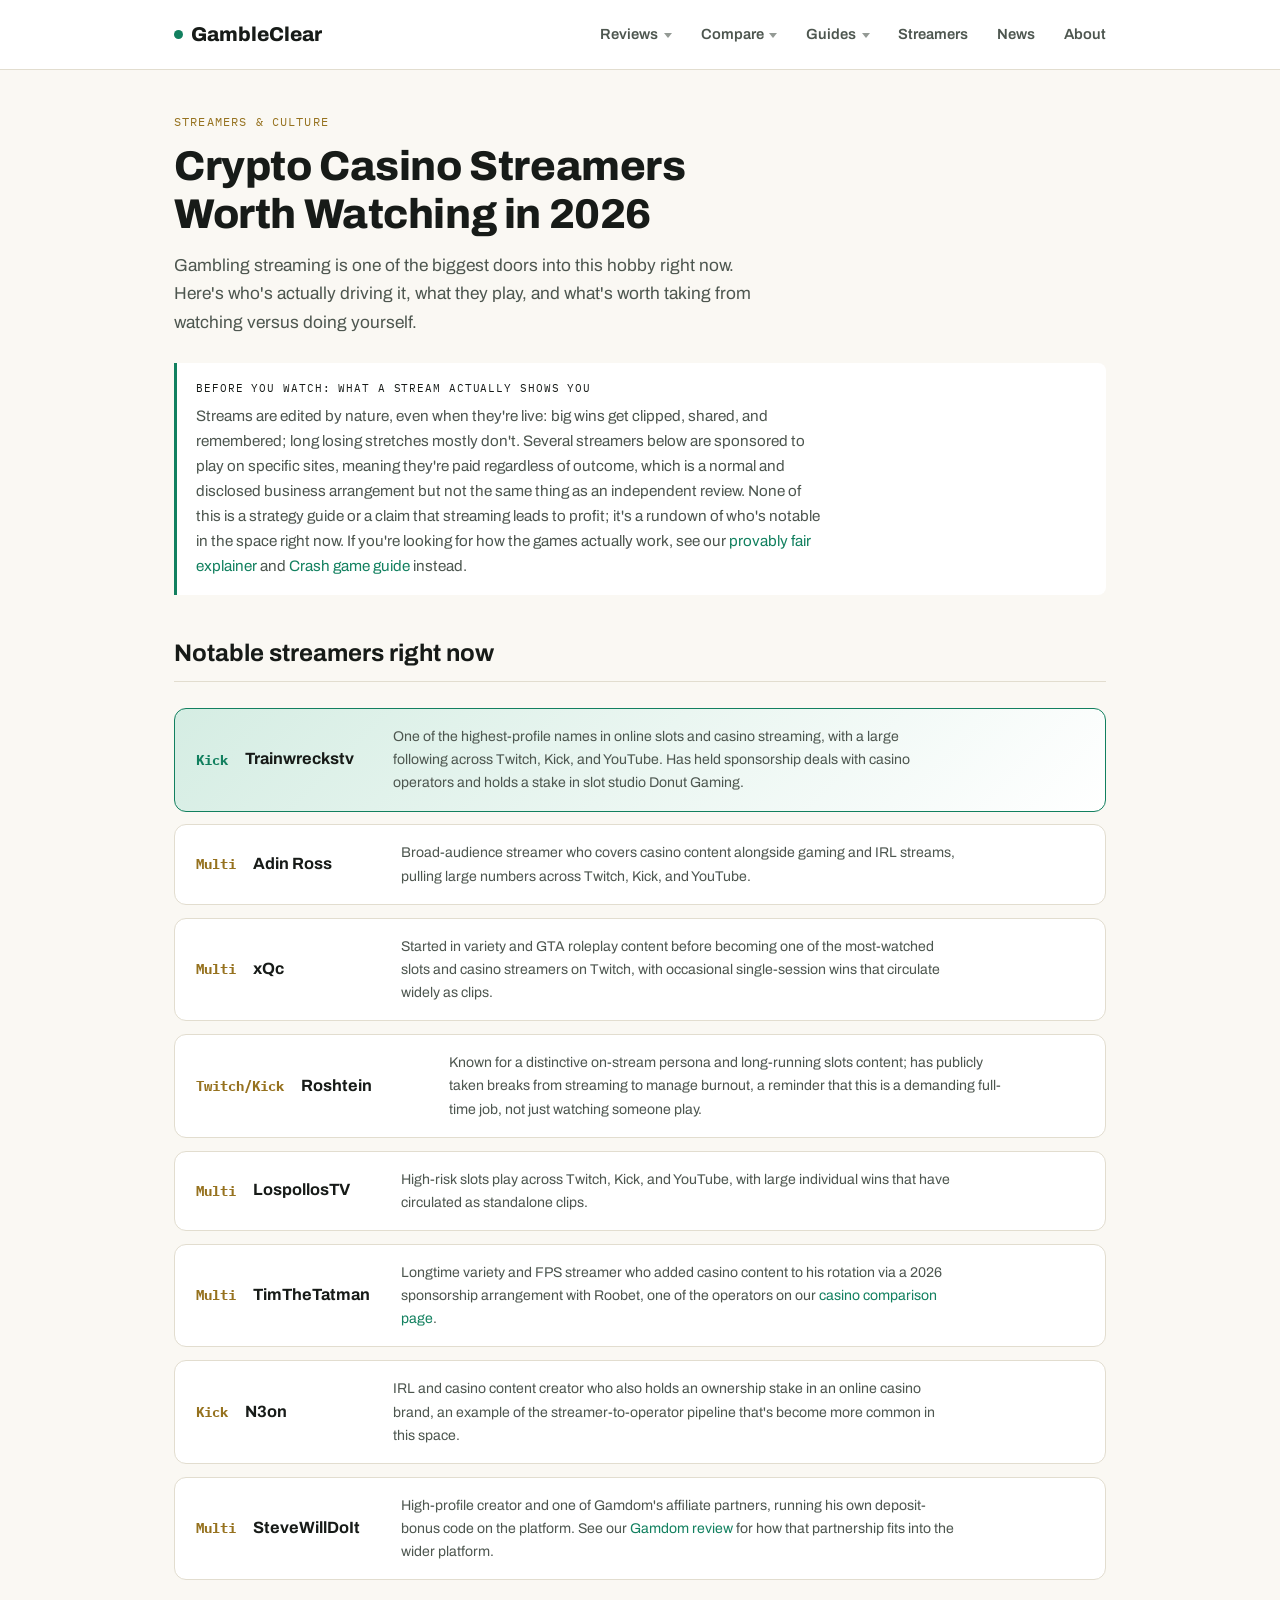
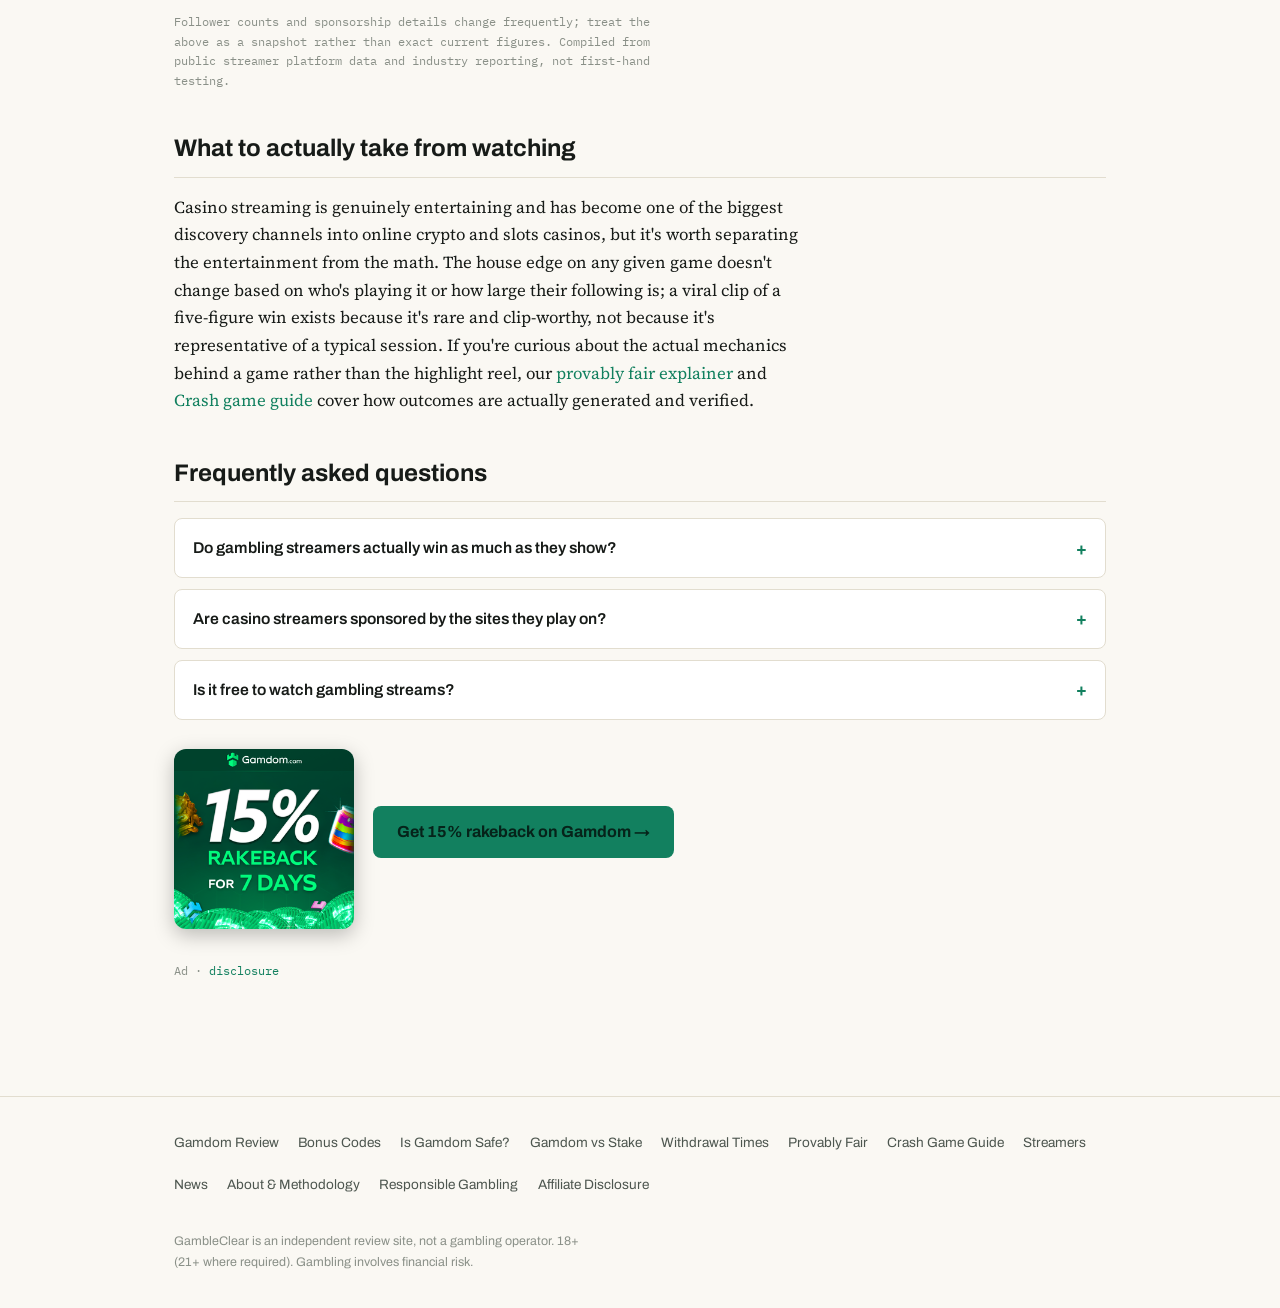
<file: crypto-casino-streamers.html>
<!doctype html>
<html lang="en">
<head>
<meta charset="utf-8">
<meta name="viewport" content="width=device-width, initial-scale=1">
<title>Crypto Casino Streamers Worth Watching in 2026 | GambleClear</title>
<meta name="description" content="A roundup of notable crypto and online casino streamers in 2026: who they are, what they play, and what to actually take from watching them.">
<link rel="canonical" href="https://gambleclear.com/crypto-casino-streamers.html">
<meta name="robots" content="index,follow">
<meta property="og:type" content="website">
<meta property="og:site_name" content="GambleClear">
<meta property="og:url" content="https://gambleclear.com/crypto-casino-streamers.html">
<meta property="og:title" content="Crypto Casino Streamers Worth Watching in 2026 | GambleClear">
<meta property="og:description" content="A roundup of notable crypto and online casino streamers in 2026: who they are, what they play, and what to actually take from watching them.">
<meta property="og:image" content="https://gambleclear.com/assets/og/gambleclear-og.png">
<meta property="og:image:width" content="1200">
<meta property="og:image:height" content="630">
<meta name="twitter:card" content="summary_large_image">
<meta name="twitter:title" content="Crypto Casino Streamers Worth Watching in 2026 | GambleClear">
<meta name="twitter:description" content="A roundup of notable crypto and online casino streamers in 2026: who they are, what they play, and what to actually take from watching them.">
<meta name="twitter:image" content="https://gambleclear.com/assets/og/gambleclear-og.png">

<link rel="stylesheet" href="assets/style.css?v=4">
<link rel="icon" href="assets/icons/favicon.ico" sizes="any">
<link rel="icon" type="image/png" sizes="32x32" href="assets/icons/icon-32.png">
<link rel="icon" type="image/png" sizes="16x16" href="assets/icons/icon-16.png">
<link rel="apple-touch-icon" sizes="180x180" href="assets/icons/icon-180.png">
<link rel="icon" type="image/png" sizes="192x192" href="assets/icons/icon-192.png">

<script type="application/ld+json">
{
  "@context": "https://schema.org",
  "@type": "Article",
  "headline": "Crypto Casino Streamers Worth Watching in 2026",
  "description": "A roundup of notable crypto and online casino streamers in 2026: who they are, what they play, and what to actually take from watching them.",
  "url": "https://gambleclear.com/crypto-casino-streamers.html",
  "publisher": { "@type": "Organization", "name": "GambleClear" }
}
</script>
<script type="application/ld+json">
{
  "@context": "https://schema.org",
  "@type": "FAQPage",
  "mainEntity": [
    {"@type": "Question", "name": "Do gambling streamers actually win as much as they show?", "acceptedAnswer": {"@type": "Answer", "text": "What airs on stream is a highlight reel by nature: big wins get clipped and shared, long losing stretches usually don't. The house edge applies to every spin and bet regardless of who's playing or how large their following is, so a streamer's on-screen results say nothing about the odds you'll personally face."}},
    {"@type": "Question", "name": "Are casino streamers sponsored by the sites they play on?", "acceptedAnswer": {"@type": "Answer", "text": "Many prominent gambling streamers have paid sponsorship or affiliate deals with specific casinos, meaning they're compensated to play on and promote that platform. That's a normal, disclosed part of the streaming business model, but it also means a streamer's on-air enthusiasm for a site isn't necessarily an independent endorsement."}},
    {"@type": "Question", "name": "Is it free to watch gambling streams?", "acceptedAnswer": {"@type": "Answer", "text": "Yes, watching is free on Twitch, Kick, and YouTube like any other stream. The financial risk belongs entirely to the streamer (or their sponsor) placing the actual bets, not to viewers."}}
  ]
}
</script>
</head>
<body>
<header class="site">
  <div class="bar">
    <a class="brand" href="index.html"><span class="dot"></span>GambleClear</a>
    <nav class="mainnav" id="mainnav">
      <div class="navgroup">
        <button type="button" class="navgroup-btn" aria-expanded="false">Reviews</button>
        <div class="navgroup-panel">
          <div class="navgroup-panel-inner">
            <span class="navgroup-title">Reviews</span>
            <a href="gamdom-review.html">Gamdom Review</a>
            <a href="gamdom-bonus-codes.html">Bonus Codes</a>
            <a href="gamdom-safe-legit.html">Is Gamdom Safe?</a>
          </div>
        </div>
      </div>
      <div class="navgroup">
        <button type="button" class="navgroup-btn" aria-expanded="false">Compare</button>
        <div class="navgroup-panel">
          <div class="navgroup-panel-inner">
            <span class="navgroup-title">Compare</span>
            <a href="best-crypto-casinos.html">Best Casinos</a>
            <a href="gamdom-vs-stake.html">Gamdom vs Stake</a>
          </div>
        </div>
      </div>
      <div class="navgroup">
        <button type="button" class="navgroup-btn" aria-expanded="false">Guides</button>
        <div class="navgroup-panel">
          <div class="navgroup-panel-inner">
            <span class="navgroup-title">Guides</span>
            <a href="crypto-deposit-withdrawal-guide.html">Deposits &amp; Withdrawals</a>
            <a href="gamdom-withdrawal-times.html">Withdrawal Times</a>
            <a href="provably-fair-explained.html">Provably Fair</a>
            <a href="gamdom-crash-game-guide.html">Crash Game Guide</a>
          </div>
        </div>
      </div>
      <a href="crypto-casino-streamers.html">Streamers</a>
      <a href="news.html">News</a>
      <a href="about.html">About</a>
    </nav>
    <button type="button" class="nav-toggle" id="navToggle" aria-expanded="false" aria-controls="mainnav" aria-label="Menu">
      <span></span><span></span><span></span>
    </button>
  </div>
</header>

<main>
  <div class="wrap">
    <span class="eyebrow">Streamers &amp; Culture</span>
    <h1>Crypto Casino Streamers Worth Watching in 2026</h1>
    <p class="dek">Gambling streaming is one of the biggest doors into this hobby right now. Here's who's actually driving it, what they play, and what's worth taking from watching versus doing yourself.</p>

    <div class="callout">
      <span class="lbl">Before you watch: what a stream actually shows you</span>
      <p>Streams are edited by nature, even when they're live: big wins get clipped, shared, and remembered; long losing stretches mostly don't. Several streamers below are sponsored to play on specific sites, meaning they're paid regardless of outcome, which is a normal and disclosed business arrangement but not the same thing as an independent review. None of this is a strategy guide or a claim that streaming leads to profit; it's a rundown of who's notable in the space right now. If you're looking for how the games actually work, see our <a href="provably-fair-explained.html">provably fair explainer</a> and <a href="gamdom-crash-game-guide.html">Crash game guide</a> instead.</p>
    </div>

    <h2>Notable streamers right now</h2>
    <div class="rank-list">
      <div class="rank-card pick">
        <span class="badge">Kick</span>
        <div class="name-wrap"><span class="name">Trainwreckstv</span></div>
        <p class="desc">One of the highest-profile names in online slots and casino streaming, with a large following across Twitch, Kick, and YouTube. Has held sponsorship deals with casino operators and holds a stake in slot studio Donut Gaming.</p>
      </div>
      <div class="rank-card">
        <span class="badge">Multi</span>
        <div class="name-wrap"><span class="name">Adin Ross</span></div>
        <p class="desc">Broad-audience streamer who covers casino content alongside gaming and IRL streams, pulling large numbers across Twitch, Kick, and YouTube.</p>
      </div>
      <div class="rank-card">
        <span class="badge">Multi</span>
        <div class="name-wrap"><span class="name">xQc</span></div>
        <p class="desc">Started in variety and GTA roleplay content before becoming one of the most-watched slots and casino streamers on Twitch, with occasional single-session wins that circulate widely as clips.</p>
      </div>
      <div class="rank-card">
        <span class="badge">Twitch/Kick</span>
        <div class="name-wrap"><span class="name">Roshtein</span></div>
        <p class="desc">Known for a distinctive on-stream persona and long-running slots content; has publicly taken breaks from streaming to manage burnout, a reminder that this is a demanding full-time job, not just watching someone play.</p>
      </div>
      <div class="rank-card">
        <span class="badge">Multi</span>
        <div class="name-wrap"><span class="name">LospollosTV</span></div>
        <p class="desc">High-risk slots play across Twitch, Kick, and YouTube, with large individual wins that have circulated as standalone clips.</p>
      </div>
      <div class="rank-card">
        <span class="badge">Multi</span>
        <div class="name-wrap"><span class="name">TimTheTatman</span></div>
        <p class="desc">Longtime variety and FPS streamer who added casino content to his rotation via a 2026 sponsorship arrangement with Roobet, one of the operators on our <a href="best-crypto-casinos.html">casino comparison page</a>.</p>
      </div>
      <div class="rank-card">
        <span class="badge">Kick</span>
        <div class="name-wrap"><span class="name">N3on</span></div>
        <p class="desc">IRL and casino content creator who also holds an ownership stake in an online casino brand, an example of the streamer-to-operator pipeline that's become more common in this space.</p>
      </div>
      <div class="rank-card">
        <span class="badge">Multi</span>
        <div class="name-wrap"><span class="name">SteveWillDoIt</span></div>
        <p class="desc">High-profile creator and one of Gamdom's affiliate partners, running his own deposit-bonus code on the platform. See our <a href="gamdom-review.html">Gamdom review</a> for how that partnership fits into the wider platform.</p>
      </div>
    </div>
    <p class="disclosure-note">Follower counts and sponsorship details change frequently; treat the above as a snapshot rather than exact current figures. Compiled from public streamer platform data and industry reporting, not first-hand testing.</p>

    <h2>What to actually take from watching</h2>
    <p>Casino streaming is genuinely entertaining and has become one of the biggest discovery channels into online crypto and slots casinos, but it's worth separating the entertainment from the math. The house edge on any given game doesn't change based on who's playing it or how large their following is; a viral clip of a five-figure win exists because it's rare and clip-worthy, not because it's representative of a typical session. If you're curious about the actual mechanics behind a game rather than the highlight reel, our <a href="provably-fair-explained.html">provably fair explainer</a> and <a href="gamdom-crash-game-guide.html">Crash game guide</a> cover how outcomes are actually generated and verified.</p>

    <h2>Frequently asked questions</h2>
    <details class="faq"><summary>Do gambling streamers actually win as much as they show?</summary><p>What airs on stream is a highlight reel by nature: big wins get clipped and shared, long losing stretches usually don't. The house edge applies to every spin and bet regardless of who's playing or how large their following is, so a streamer's on-screen results say nothing about the odds you'll personally face.</p></details>
    <details class="faq"><summary>Are casino streamers sponsored by the sites they play on?</summary><p>Many prominent gambling streamers have paid sponsorship or affiliate deals with specific casinos, meaning they're compensated to play on and promote that platform. That's a normal, disclosed part of the streaming business model, but it also means a streamer's on-air enthusiasm for a site isn't necessarily an independent endorsement.</p></details>
    <details class="faq"><summary>Is it free to watch gambling streams?</summary><p>Yes, watching is free on Twitch, Kick, and YouTube like any other stream. The financial risk belongs entirely to the streamer (or their sponsor) placing the actual bets, not to viewers.</p></details>

    <div class="banner-row">
      <a class="banner-ad" href="https://gamdom.com/r/jaketakesoff?utm_source=gambleclear&utm_medium=affiliate&utm_campaign=crypto-casino-streamers" rel="sponsored noopener" target="_blank"><img src="assets/logos/gamdom-rakeback-banner.png" alt="Gamdom.com - 15% rakeback for 7 days with code jaketakesoff" width="180" height="180" loading="lazy"></a>
      <a class="cta" href="https://gamdom.com/r/jaketakesoff?utm_source=gambleclear&utm_medium=affiliate&utm_campaign=crypto-casino-streamers" rel="sponsored noopener" target="_blank">Get 15% rakeback on Gamdom →</a>
    </div>
    <span class="disclosure-note">Ad · <a href="affiliate-disclosure.html">disclosure</a></span>
  </div>
</main>

<footer class="site">
  <div class="wrap">
    <nav>
      <a href="gamdom-review.html">Gamdom Review</a>
      <a href="gamdom-bonus-codes.html">Bonus Codes</a>
      <a href="gamdom-safe-legit.html">Is Gamdom Safe?</a>
      <a href="gamdom-vs-stake.html">Gamdom vs Stake</a>
      <a href="gamdom-withdrawal-times.html">Withdrawal Times</a>
      <a href="provably-fair-explained.html">Provably Fair</a>
      <a href="gamdom-crash-game-guide.html">Crash Game Guide</a>
      <a href="crypto-casino-streamers.html">Streamers</a>
      <a href="news.html">News</a>
      <a href="about.html">About &amp; Methodology</a>
      <a href="responsible-gambling.html">Responsible Gambling</a>
      <a href="affiliate-disclosure.html">Affiliate Disclosure</a>
    </nav>
    <p>GambleClear is an independent review site, not a gambling operator. 18+ (21+ where required). Gambling involves financial risk.</p>
  </div>
</footer>
<script src="assets/nav.js?v=4"></script>
</body>
</html>
</file>
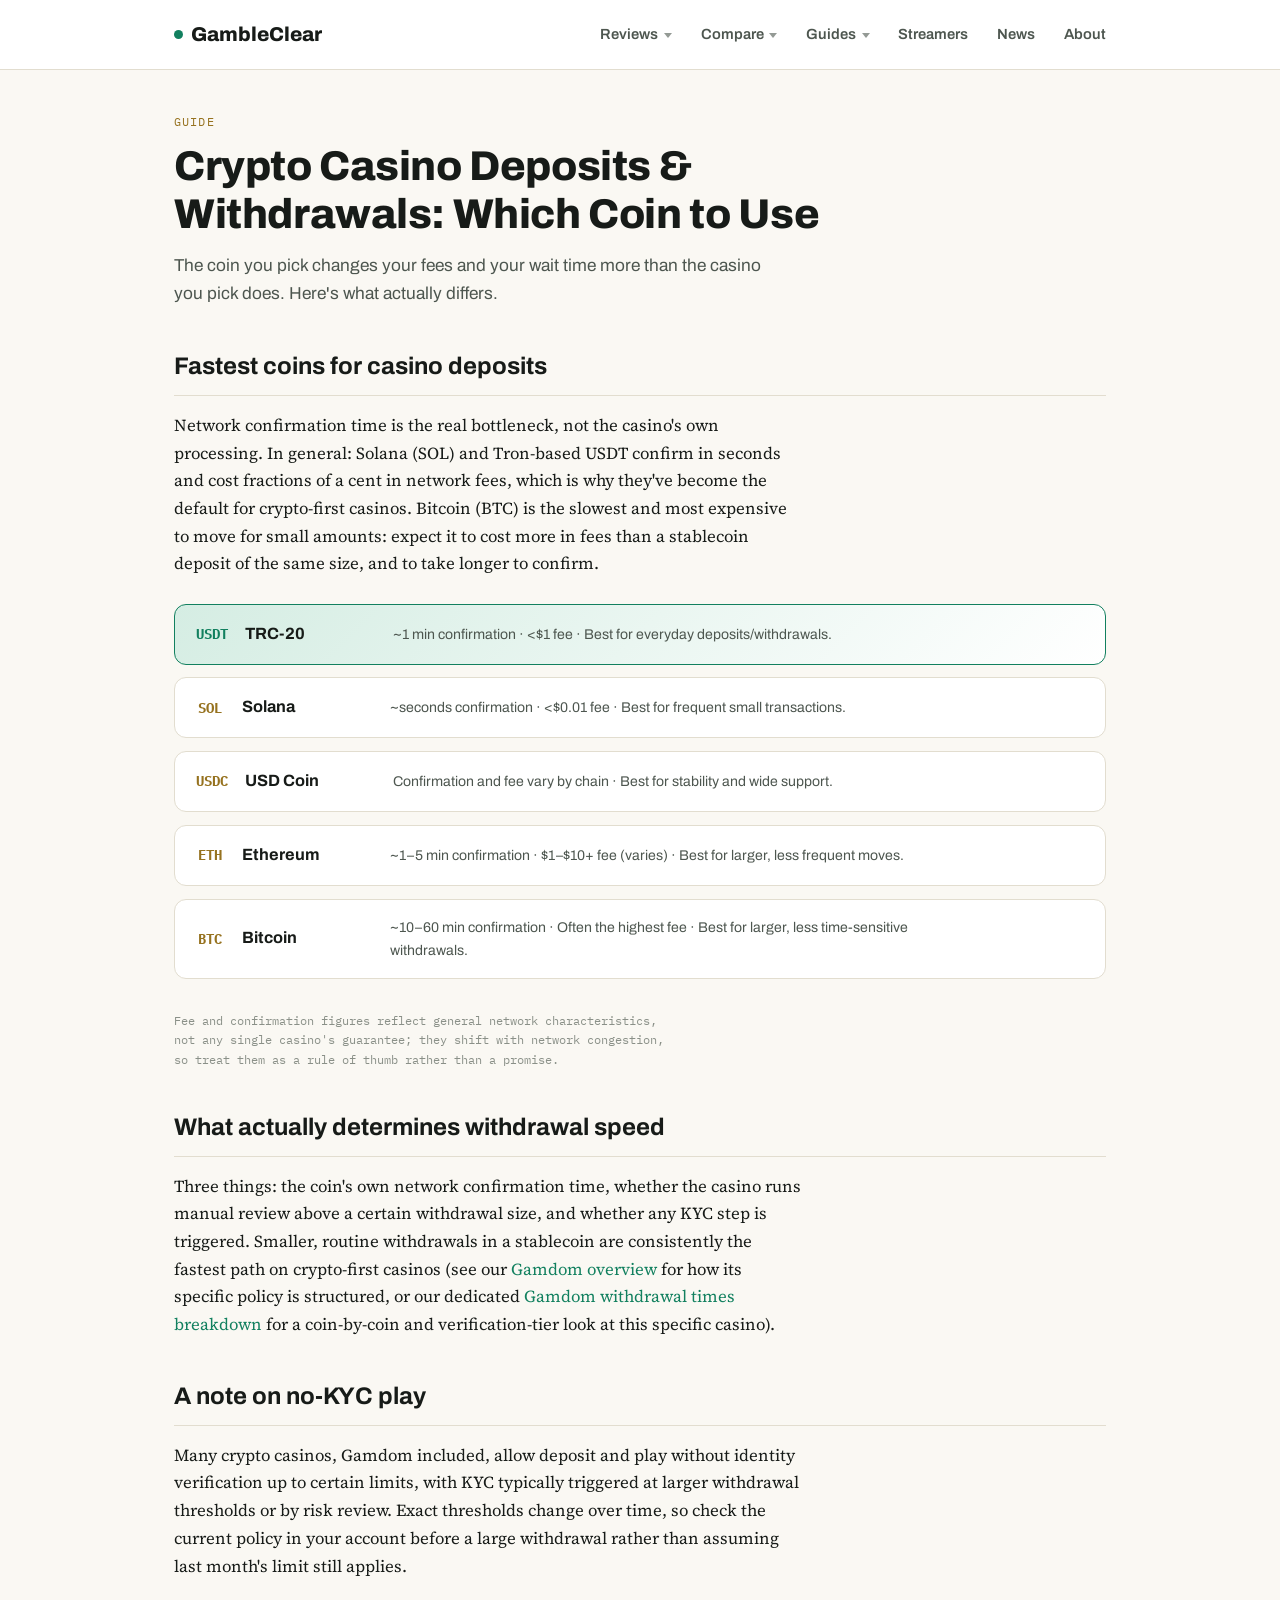
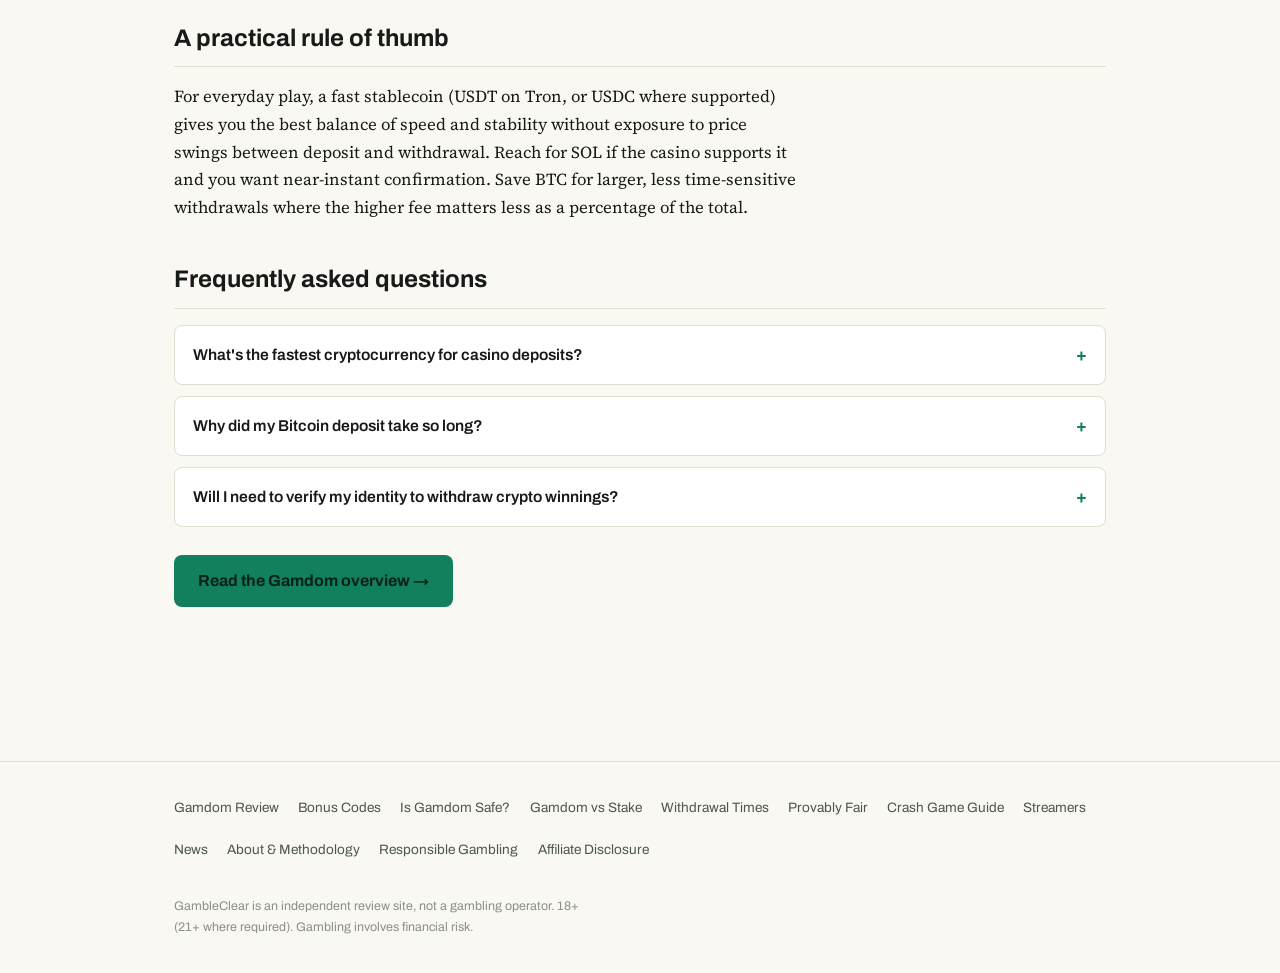
<file: crypto-deposit-withdrawal-guide.html>
<!doctype html>
<html lang="en">
<head>
<meta charset="utf-8">
<meta name="viewport" content="width=device-width, initial-scale=1">
<title>Crypto Casino Deposit &amp; Withdrawal Guide 2026 | GambleClear</title>
<meta name="description" content="Which cryptocurrencies are fastest and cheapest for casino deposits and withdrawals, and what to expect from confirmation times.">
<link rel="canonical" href="https://gambleclear.com/crypto-deposit-withdrawal-guide.html">
<meta name="robots" content="index,follow">
<meta property="og:type" content="website">
<meta property="og:site_name" content="GambleClear">
<meta property="og:url" content="https://gambleclear.com/crypto-deposit-withdrawal-guide.html">
<meta property="og:title" content="Crypto Casino Deposit &amp; Withdrawal Guide 2026 | GambleClear">
<meta property="og:description" content="Which cryptocurrencies are fastest and cheapest for casino deposits and withdrawals, and what to expect from confirmation times.">
<meta property="og:image" content="https://gambleclear.com/assets/og/gambleclear-og.png">
<meta property="og:image:width" content="1200">
<meta property="og:image:height" content="630">
<meta name="twitter:card" content="summary_large_image">
<meta name="twitter:title" content="Crypto Casino Deposit &amp; Withdrawal Guide 2026 | GambleClear">
<meta name="twitter:description" content="Which cryptocurrencies are fastest and cheapest for casino deposits and withdrawals, and what to expect from confirmation times.">
<meta name="twitter:image" content="https://gambleclear.com/assets/og/gambleclear-og.png">

<link rel="stylesheet" href="assets/style.css?v=4">
<link rel="icon" href="assets/icons/favicon.ico" sizes="any">
<link rel="icon" type="image/png" sizes="32x32" href="assets/icons/icon-32.png">
<link rel="icon" type="image/png" sizes="16x16" href="assets/icons/icon-16.png">
<link rel="apple-touch-icon" sizes="180x180" href="assets/icons/icon-180.png">
<link rel="icon" type="image/png" sizes="192x192" href="assets/icons/icon-192.png">

<script type="application/ld+json">
{
  "@context": "https://schema.org",
  "@type": "Article",
  "headline": "Crypto Casino Deposit &amp; Withdrawal Guide 2026 | GambleClear",
  "description": "Which cryptocurrencies are fastest and cheapest for casino deposits and withdrawals, and what to expect from confirmation times.",
  "url": "https://gambleclear.com/crypto-deposit-withdrawal-guide.html",
  "publisher": { "@type": "Organization", "name": "GambleClear" }
}
</script>
<script type="application/ld+json">
{
  "@context": "https://schema.org",
  "@type": "FAQPage",
  "mainEntity": [
    {"@type": "Question", "name": "What's the fastest cryptocurrency for casino deposits?", "acceptedAnswer": {"@type": "Answer", "text": "Solana (SOL) and USDT on the Tron network (TRC-20) are generally the fastest, confirming in seconds to about a minute with fees under a cent to about a dollar."}},
    {"@type": "Question", "name": "Why did my Bitcoin deposit take so long?", "acceptedAnswer": {"@type": "Answer", "text": "Bitcoin's network confirmation time is inherently slower than newer chains: typically 10 to 60 minutes depending on network congestion and how many confirmations the casino requires, and it usually carries the highest fees of common deposit options."}},
    {"@type": "Question", "name": "Will I need to verify my identity to withdraw crypto winnings?", "acceptedAnswer": {"@type": "Answer", "text": "It depends on the amount and the casino's risk systems. Smaller, routine withdrawals are commonly processed without identity verification on no-KYC-first casinos, but larger withdrawals or unusual activity can trigger a KYC request."}}
  ]
}
</script>
</head>
<body>
<header class="site">
  <div class="bar">
    <a class="brand" href="index.html"><span class="dot"></span>GambleClear</a>
    <nav class="mainnav" id="mainnav">
      <div class="navgroup">
        <button type="button" class="navgroup-btn" aria-expanded="false">Reviews</button>
        <div class="navgroup-panel">
          <div class="navgroup-panel-inner">
            <span class="navgroup-title">Reviews</span>
            <a href="gamdom-review.html">Gamdom Review</a>
            <a href="gamdom-bonus-codes.html">Bonus Codes</a>
            <a href="gamdom-safe-legit.html">Is Gamdom Safe?</a>
          </div>
        </div>
      </div>
      <div class="navgroup">
        <button type="button" class="navgroup-btn" aria-expanded="false">Compare</button>
        <div class="navgroup-panel">
          <div class="navgroup-panel-inner">
            <span class="navgroup-title">Compare</span>
            <a href="best-crypto-casinos.html">Best Casinos</a>
            <a href="gamdom-vs-stake.html">Gamdom vs Stake</a>
          </div>
        </div>
      </div>
      <div class="navgroup">
        <button type="button" class="navgroup-btn" aria-expanded="false">Guides</button>
        <div class="navgroup-panel">
          <div class="navgroup-panel-inner">
            <span class="navgroup-title">Guides</span>
            <a href="crypto-deposit-withdrawal-guide.html">Deposits &amp; Withdrawals</a>
            <a href="gamdom-withdrawal-times.html">Withdrawal Times</a>
            <a href="provably-fair-explained.html">Provably Fair</a>
            <a href="gamdom-crash-game-guide.html">Crash Game Guide</a>
          </div>
        </div>
      </div>
      <a href="crypto-casino-streamers.html">Streamers</a>
      <a href="news.html">News</a>
      <a href="about.html">About</a>
    </nav>
    <button type="button" class="nav-toggle" id="navToggle" aria-expanded="false" aria-controls="mainnav" aria-label="Menu">
      <span></span><span></span><span></span>
    </button>
  </div>
</header>

<main>
  <div class="wrap">
    <span class="eyebrow">Guide</span>
    <h1>Crypto Casino Deposits &amp; Withdrawals: Which Coin to Use</h1>
    <p class="dek">The coin you pick changes your fees and your wait time more than the casino you pick does. Here's what actually differs.</p>

    <h2>Fastest coins for casino deposits</h2>
    <p>Network confirmation time is the real bottleneck, not the casino's own processing. In general: Solana (SOL) and Tron-based USDT confirm in seconds and cost fractions of a cent in network fees, which is why they've become the default for crypto-first casinos. Bitcoin (BTC) is the slowest and most expensive to move for small amounts: expect it to cost more in fees than a stablecoin deposit of the same size, and to take longer to confirm.</p>

    <div class="rank-list">
      <div class="rank-card pick">
        <span class="badge">USDT</span>
        <div class="name-wrap"><span class="name">TRC-20</span></div>
        <p class="desc">~1 min confirmation · &lt;$1 fee · Best for everyday deposits/withdrawals.</p>
      </div>
      <div class="rank-card">
        <span class="badge">SOL</span>
        <div class="name-wrap"><span class="name">Solana</span></div>
        <p class="desc">~seconds confirmation · &lt;$0.01 fee · Best for frequent small transactions.</p>
      </div>
      <div class="rank-card">
        <span class="badge">USDC</span>
        <div class="name-wrap"><span class="name">USD Coin</span></div>
        <p class="desc">Confirmation and fee vary by chain · Best for stability and wide support.</p>
      </div>
      <div class="rank-card">
        <span class="badge">ETH</span>
        <div class="name-wrap"><span class="name">Ethereum</span></div>
        <p class="desc">~1–5 min confirmation · $1–$10+ fee (varies) · Best for larger, less frequent moves.</p>
      </div>
      <div class="rank-card">
        <span class="badge">BTC</span>
        <div class="name-wrap"><span class="name">Bitcoin</span></div>
        <p class="desc">~10–60 min confirmation · Often the highest fee · Best for larger, less time-sensitive withdrawals.</p>
      </div>
    </div>
    <p class="disclosure-note">Fee and confirmation figures reflect general network characteristics, not any single casino's guarantee; they shift with network congestion, so treat them as a rule of thumb rather than a promise.</p>

    <h2>What actually determines withdrawal speed</h2>
    <p>Three things: the coin's own network confirmation time, whether the casino runs manual review above a certain withdrawal size, and whether any KYC step is triggered. Smaller, routine withdrawals in a stablecoin are consistently the fastest path on crypto-first casinos (see our <a href="gamdom-review.html">Gamdom overview</a> for how its specific policy is structured, or our dedicated <a href="gamdom-withdrawal-times.html">Gamdom withdrawal times breakdown</a> for a coin-by-coin and verification-tier look at this specific casino).</p>

    <h2>A note on no-KYC play</h2>
    <p>Many crypto casinos, Gamdom included, allow deposit and play without identity verification up to certain limits, with KYC typically triggered at larger withdrawal thresholds or by risk review. Exact thresholds change over time, so check the current policy in your account before a large withdrawal rather than assuming last month's limit still applies.</p>

    <h2>A practical rule of thumb</h2>
    <p>For everyday play, a fast stablecoin (USDT on Tron, or USDC where supported) gives you the best balance of speed and stability without exposure to price swings between deposit and withdrawal. Reach for SOL if the casino supports it and you want near-instant confirmation. Save BTC for larger, less time-sensitive withdrawals where the higher fee matters less as a percentage of the total.</p>

    <h2>Frequently asked questions</h2>
    <details class="faq"><summary>What's the fastest cryptocurrency for casino deposits?</summary><p>Solana (SOL) and USDT on the Tron network (TRC-20) are generally the fastest, confirming in seconds to about a minute with fees under a cent to about a dollar.</p></details>
    <details class="faq"><summary>Why did my Bitcoin deposit take so long?</summary><p>Bitcoin's network confirmation time is inherently slower than newer chains: typically 10 to 60 minutes depending on network congestion and how many confirmations the casino requires, and it usually carries the highest fees of common deposit options.</p></details>
    <details class="faq"><summary>Will I need to verify my identity to withdraw crypto winnings?</summary><p>It depends on the amount and the casino's risk systems. Smaller, routine withdrawals are commonly processed without identity verification on no-KYC-first casinos, but larger withdrawals or unusual activity can trigger a KYC request.</p></details>

    <div class="cta-row">
      <a class="cta" href="gamdom-review.html">Read the Gamdom overview →</a>
    </div>
  </div>
</main>

<footer class="site">
  <div class="wrap">
    <nav>
      <a href="gamdom-review.html">Gamdom Review</a>
      <a href="gamdom-bonus-codes.html">Bonus Codes</a>
      <a href="gamdom-safe-legit.html">Is Gamdom Safe?</a>
      <a href="gamdom-vs-stake.html">Gamdom vs Stake</a>
      <a href="gamdom-withdrawal-times.html">Withdrawal Times</a>
      <a href="provably-fair-explained.html">Provably Fair</a>
      <a href="gamdom-crash-game-guide.html">Crash Game Guide</a>
      <a href="crypto-casino-streamers.html">Streamers</a>
      <a href="news.html">News</a>
      <a href="about.html">About &amp; Methodology</a>
      <a href="responsible-gambling.html">Responsible Gambling</a>
      <a href="affiliate-disclosure.html">Affiliate Disclosure</a>
    </nav>
    <p>GambleClear is an independent review site, not a gambling operator. 18+ (21+ where required). Gambling involves financial risk.</p>
  </div>
</footer>
<script src="assets/nav.js?v=4"></script>
</body>
</html>
</file>
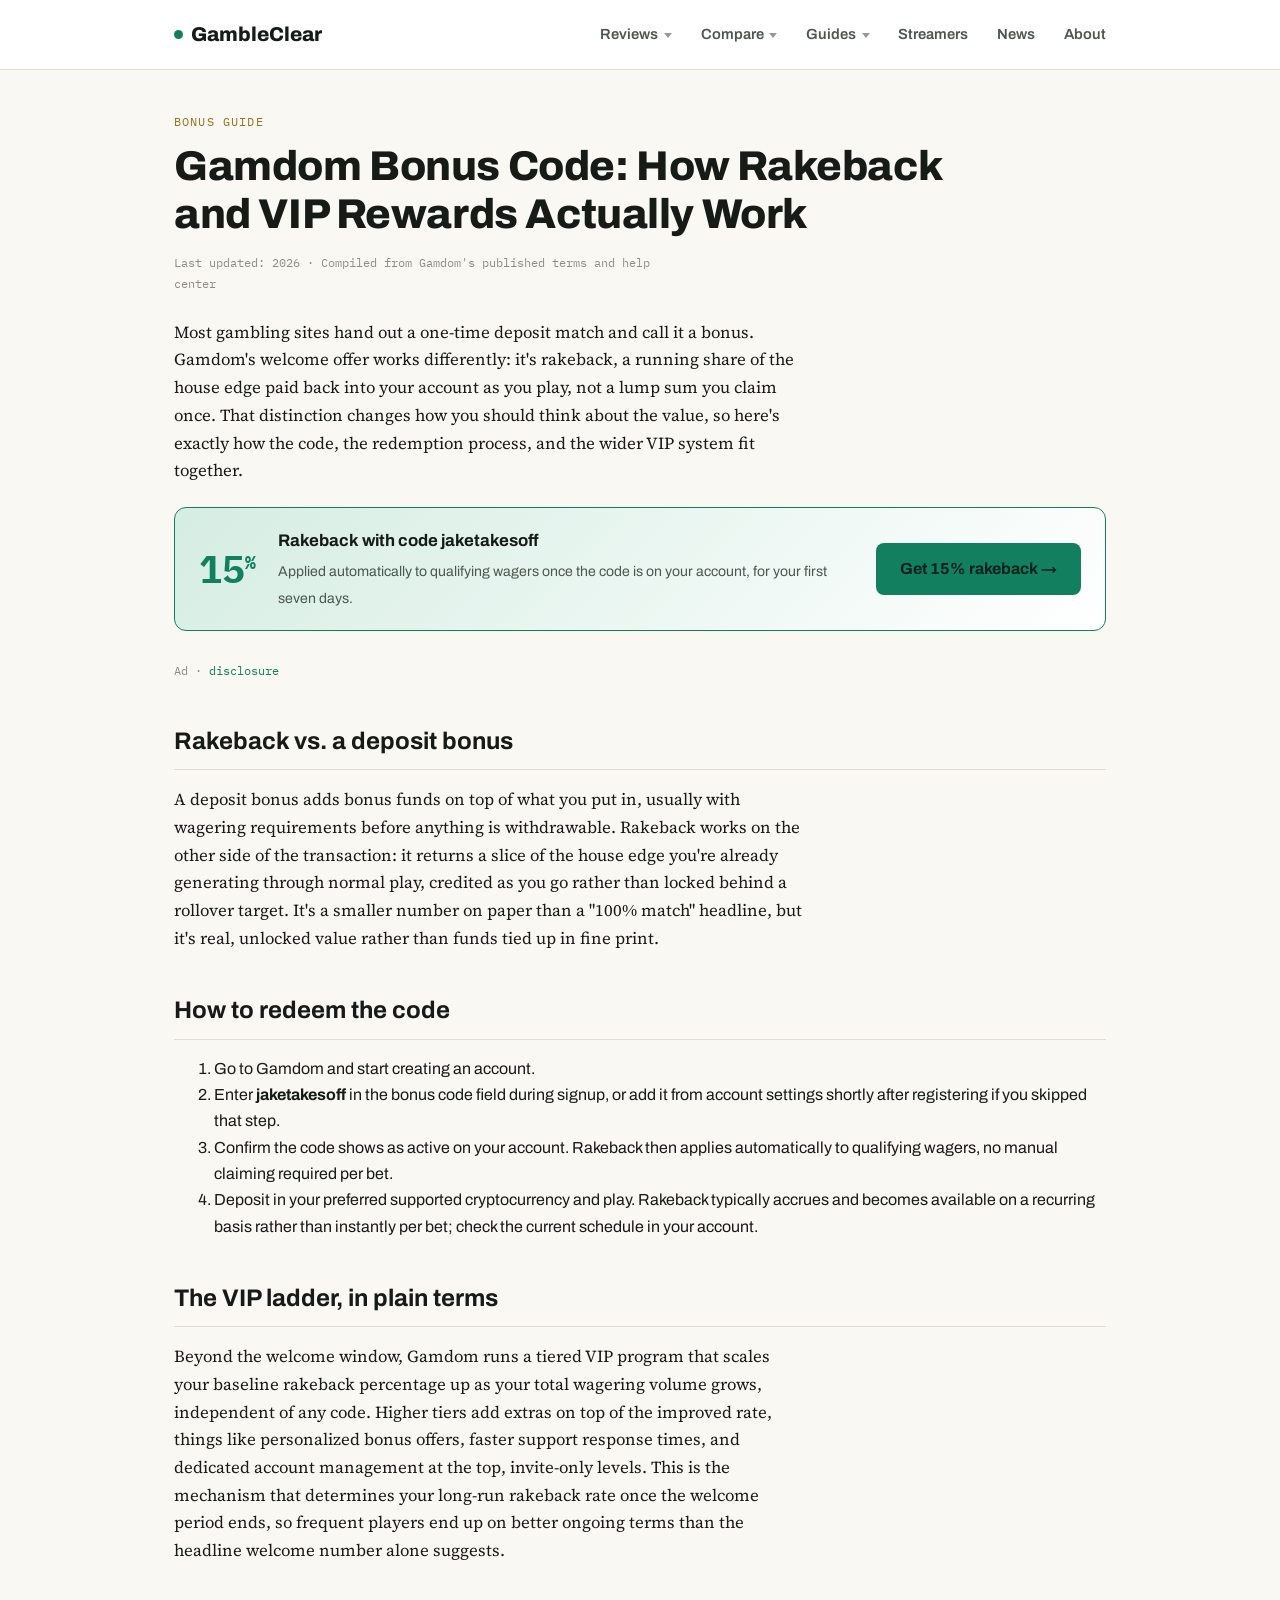
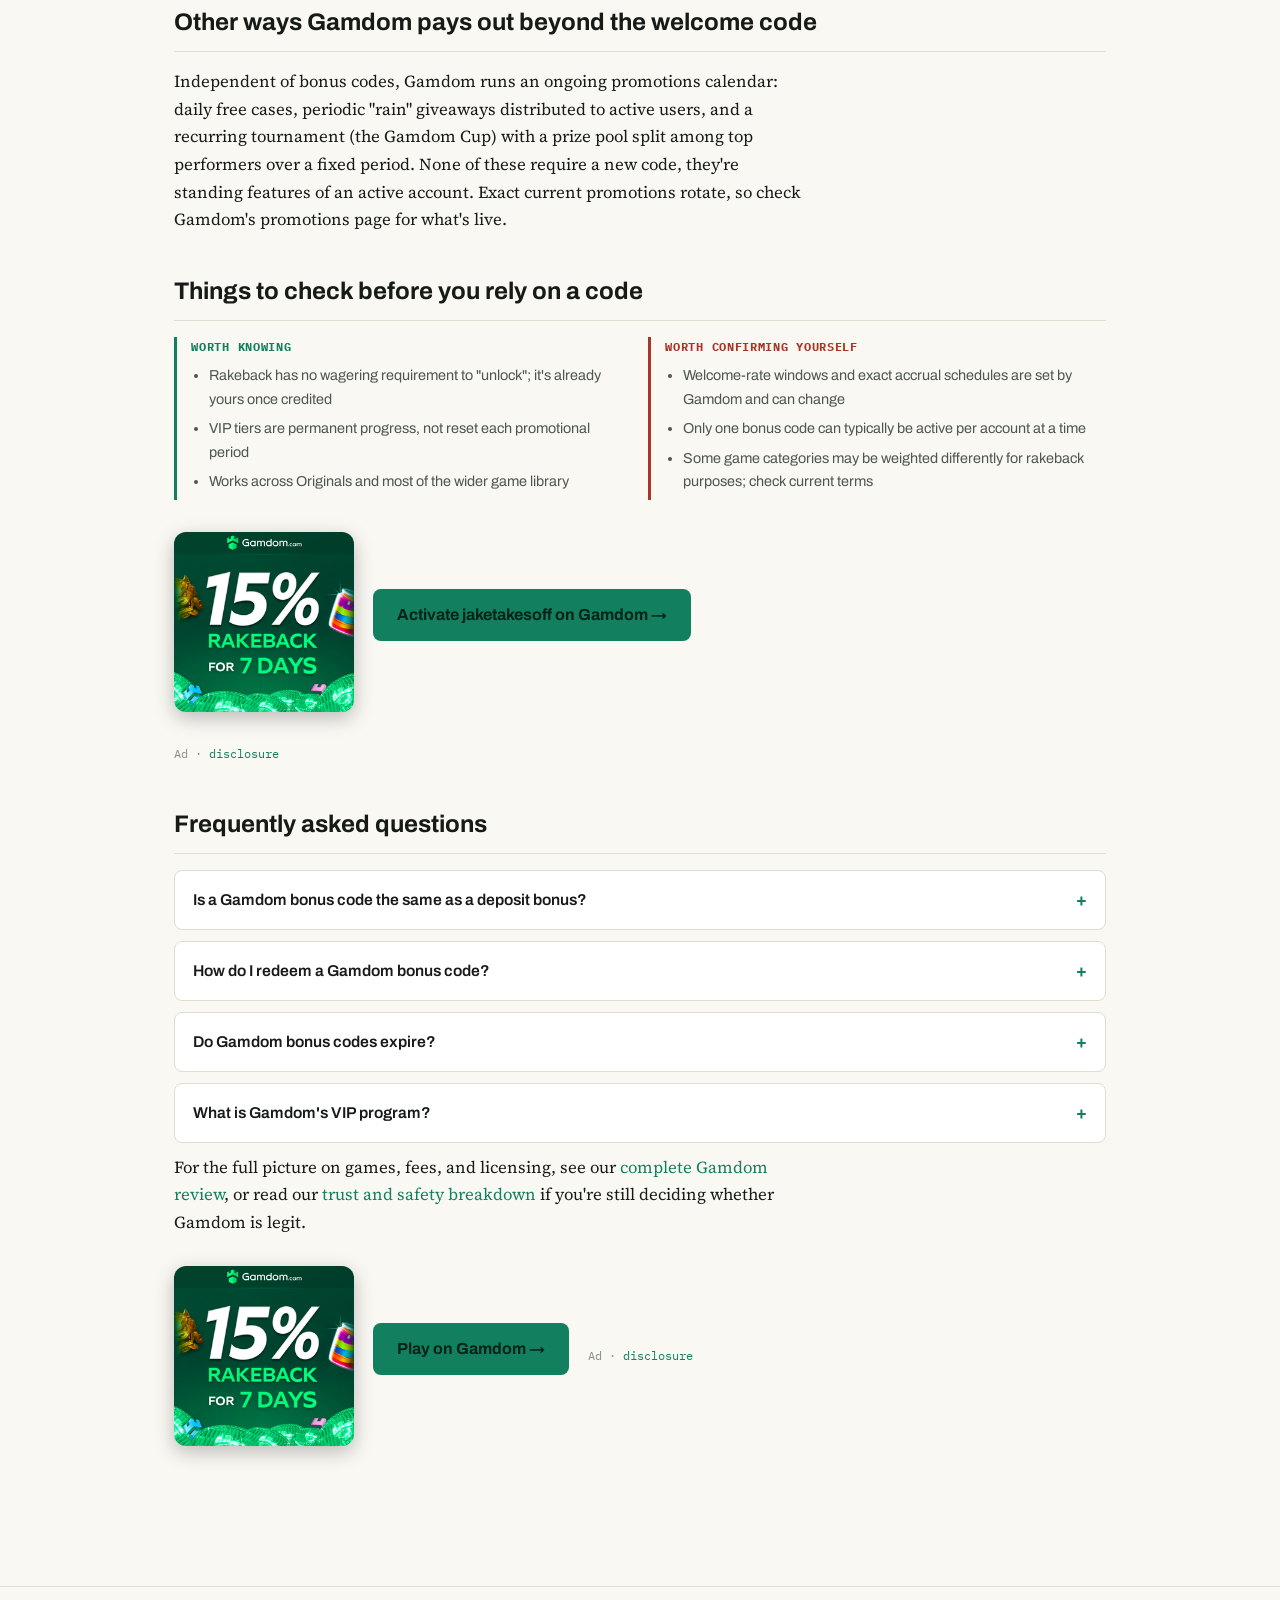
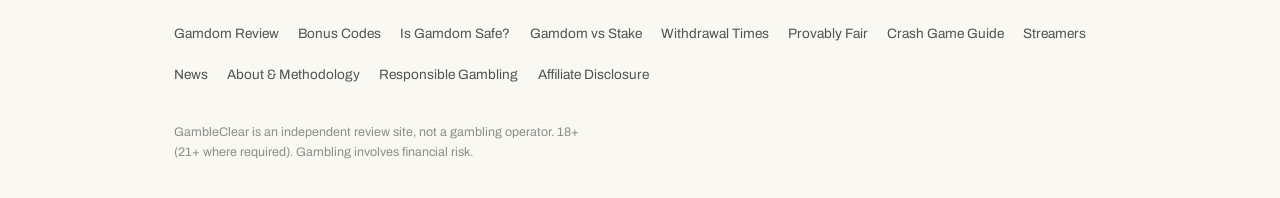
<file: gamdom-bonus-codes.html>
<!doctype html>
<html lang="en">
<head>
<meta charset="utf-8">
<meta name="viewport" content="width=device-width, initial-scale=1">
<title>Gamdom Bonus Code 2026: Rakeback, VIP &amp; How Redemption Works | GambleClear</title>
<meta name="description" content="How Gamdom's bonus code and rakeback system actually works, how it differs from a deposit bonus, and how the VIP ladder scales rewards over time.">
<link rel="canonical" href="https://gambleclear.com/gamdom-bonus-codes.html">
<meta name="robots" content="index,follow">
<meta property="og:type" content="website">
<meta property="og:site_name" content="GambleClear">
<meta property="og:url" content="https://gambleclear.com/gamdom-bonus-codes.html">
<meta property="og:title" content="Gamdom Bonus Code 2026: Rakeback, VIP &amp; How Redemption Works | GambleClear">
<meta property="og:description" content="How Gamdom's bonus code and rakeback system actually works, how it differs from a deposit bonus, and how the VIP ladder scales rewards over time.">
<meta property="og:image" content="https://gambleclear.com/assets/og/gambleclear-og.png">
<meta property="og:image:width" content="1200">
<meta property="og:image:height" content="630">
<meta name="twitter:card" content="summary_large_image">
<meta name="twitter:title" content="Gamdom Bonus Code 2026: Rakeback, VIP &amp; How Redemption Works | GambleClear">
<meta name="twitter:description" content="How Gamdom's bonus code and rakeback system actually works, how it differs from a deposit bonus, and how the VIP ladder scales rewards over time.">
<meta name="twitter:image" content="https://gambleclear.com/assets/og/gambleclear-og.png">

<link rel="stylesheet" href="assets/style.css?v=4">
<link rel="icon" href="assets/icons/favicon.ico" sizes="any">
<link rel="icon" type="image/png" sizes="32x32" href="assets/icons/icon-32.png">
<link rel="icon" type="image/png" sizes="16x16" href="assets/icons/icon-16.png">
<link rel="apple-touch-icon" sizes="180x180" href="assets/icons/icon-180.png">
<link rel="icon" type="image/png" sizes="192x192" href="assets/icons/icon-192.png">

<script type="application/ld+json">
{
  "@context": "https://schema.org",
  "@type": "Article",
  "headline": "Gamdom Bonus Code 2026: Rakeback, VIP &amp; How Redemption Works | GambleClear",
  "description": "How Gamdom's bonus code and rakeback system actually works, how it differs from a deposit bonus, and how the VIP ladder scales rewards over time.",
  "url": "https://gambleclear.com/gamdom-bonus-codes.html",
  "publisher": { "@type": "Organization", "name": "GambleClear" }
}
</script>
<script type="application/ld+json">
{
  "@context": "https://schema.org",
  "@type": "FAQPage",
  "mainEntity": [
    {"@type": "Question", "name": "Is a Gamdom bonus code the same as a deposit bonus?", "acceptedAnswer": {"@type": "Answer", "text": "No. A Gamdom bonus code like jaketakesoff activates rakeback, a percentage of the house edge paid back to you as you wager, rather than a one-time match on your deposit. You earn it over time by playing, not upfront."}},
    {"@type": "Question", "name": "How do I redeem a Gamdom bonus code?", "acceptedAnswer": {"@type": "Answer", "text": "Enter the code during signup, or apply it from your account settings shortly after registering. It attaches to your account and the rakeback rate applies automatically to qualifying wagers from that point forward."}},
    {"@type": "Question", "name": "Do Gamdom bonus codes expire?", "acceptedAnswer": {"@type": "Answer", "text": "The welcome rakeback rate tied to a code is generally time-limited (commonly a set number of days from signup), after which your rakeback rate is determined by your ongoing VIP tier instead. Check current terms in-app, since promotional windows change."}},
    {"@type": "Question", "name": "What is Gamdom's VIP program?", "acceptedAnswer": {"@type": "Answer", "text": "A tiered loyalty ladder that increases your baseline rakeback percentage and adds perks (personalized bonuses, faster support, dedicated account management at higher tiers) the more you wager over time, independent of any welcome code."}}
  ]
}
</script>
</head>
<body>
<header class="site">
  <div class="bar">
    <a class="brand" href="index.html"><span class="dot"></span>GambleClear</a>
    <nav class="mainnav" id="mainnav">
      <div class="navgroup">
        <button type="button" class="navgroup-btn" aria-expanded="false">Reviews</button>
        <div class="navgroup-panel">
          <div class="navgroup-panel-inner">
            <span class="navgroup-title">Reviews</span>
            <a href="gamdom-review.html">Gamdom Review</a>
            <a href="gamdom-bonus-codes.html">Bonus Codes</a>
            <a href="gamdom-safe-legit.html">Is Gamdom Safe?</a>
          </div>
        </div>
      </div>
      <div class="navgroup">
        <button type="button" class="navgroup-btn" aria-expanded="false">Compare</button>
        <div class="navgroup-panel">
          <div class="navgroup-panel-inner">
            <span class="navgroup-title">Compare</span>
            <a href="best-crypto-casinos.html">Best Casinos</a>
            <a href="gamdom-vs-stake.html">Gamdom vs Stake</a>
          </div>
        </div>
      </div>
      <div class="navgroup">
        <button type="button" class="navgroup-btn" aria-expanded="false">Guides</button>
        <div class="navgroup-panel">
          <div class="navgroup-panel-inner">
            <span class="navgroup-title">Guides</span>
            <a href="crypto-deposit-withdrawal-guide.html">Deposits &amp; Withdrawals</a>
            <a href="gamdom-withdrawal-times.html">Withdrawal Times</a>
            <a href="provably-fair-explained.html">Provably Fair</a>
            <a href="gamdom-crash-game-guide.html">Crash Game Guide</a>
          </div>
        </div>
      </div>
      <a href="crypto-casino-streamers.html">Streamers</a>
      <a href="news.html">News</a>
      <a href="about.html">About</a>
    </nav>
    <button type="button" class="nav-toggle" id="navToggle" aria-expanded="false" aria-controls="mainnav" aria-label="Menu">
      <span></span><span></span><span></span>
    </button>
  </div>
</header>

<main>
  <div class="wrap">
    <span class="eyebrow">Bonus Guide</span>
    <h1>Gamdom Bonus Code: How Rakeback and VIP Rewards Actually Work</h1>
    <p class="byline">Last updated: 2026 · Compiled from Gamdom's published terms and help center</p>

    <p>Most gambling sites hand out a one-time deposit match and call it a bonus. Gamdom's welcome offer works differently: it's rakeback, a running share of the house edge paid back into your account as you play, not a lump sum you claim once. That distinction changes how you should think about the value, so here's exactly how the code, the redemption process, and the wider VIP system fit together.</p>

    <div class="offer-box">
      <div class="num">15<sup>%</sup></div>
      <div class="copy">
        <strong>Rakeback with code jaketakesoff</strong>
        <span>Applied automatically to qualifying wagers once the code is on your account, for your first seven days.</span>
      </div>
      <a class="cta" href="https://gamdom.com/r/jaketakesoff?utm_source=gambleclear&utm_medium=affiliate&utm_campaign=gamdom-bonus-codes" rel="sponsored noopener" target="_blank">Get 15% rakeback →</a>
    </div>
    <span class="disclosure-note">Ad · <a href="affiliate-disclosure.html">disclosure</a></span>

    <h2>Rakeback vs. a deposit bonus</h2>
    <p>A deposit bonus adds bonus funds on top of what you put in, usually with wagering requirements before anything is withdrawable. Rakeback works on the other side of the transaction: it returns a slice of the house edge you're already generating through normal play, credited as you go rather than locked behind a rollover target. It's a smaller number on paper than a "100% match" headline, but it's real, unlocked value rather than funds tied up in fine print.</p>

    <h2>How to redeem the code</h2>
    <ol>
      <li>Go to Gamdom and start creating an account.</li>
      <li>Enter <strong>jaketakesoff</strong> in the bonus code field during signup, or add it from account settings shortly after registering if you skipped that step.</li>
      <li>Confirm the code shows as active on your account. Rakeback then applies automatically to qualifying wagers, no manual claiming required per bet.</li>
      <li>Deposit in your preferred supported cryptocurrency and play. Rakeback typically accrues and becomes available on a recurring basis rather than instantly per bet; check the current schedule in your account.</li>
    </ol>

    <h2>The VIP ladder, in plain terms</h2>
    <p>Beyond the welcome window, Gamdom runs a tiered VIP program that scales your baseline rakeback percentage up as your total wagering volume grows, independent of any code. Higher tiers add extras on top of the improved rate, things like personalized bonus offers, faster support response times, and dedicated account management at the top, invite-only levels. This is the mechanism that determines your long-run rakeback rate once the welcome period ends, so frequent players end up on better ongoing terms than the headline welcome number alone suggests.</p>

    <h2>Other ways Gamdom pays out beyond the welcome code</h2>
    <p>Independent of bonus codes, Gamdom runs an ongoing promotions calendar: daily free cases, periodic "rain" giveaways distributed to active users, and a recurring tournament (the Gamdom Cup) with a prize pool split among top performers over a fixed period. None of these require a new code, they're standing features of an active account. Exact current promotions rotate, so check Gamdom's promotions page for what's live.</p>

    <h2>Things to check before you rely on a code</h2>
    <div class="proscons">
      <div class="pros">
        <h4>Worth knowing</h4>
        <ul>
          <li>Rakeback has no wagering requirement to "unlock"; it's already yours once credited</li>
          <li>VIP tiers are permanent progress, not reset each promotional period</li>
          <li>Works across Originals and most of the wider game library</li>
        </ul>
      </div>
      <div class="cons">
        <h4>Worth confirming yourself</h4>
        <ul>
          <li>Welcome-rate windows and exact accrual schedules are set by Gamdom and can change</li>
          <li>Only one bonus code can typically be active per account at a time</li>
          <li>Some game categories may be weighted differently for rakeback purposes; check current terms</li>
        </ul>
      </div>
    </div>

    <div class="banner-row">
      <a class="banner-ad" href="https://gamdom.com/r/jaketakesoff?utm_source=gambleclear&utm_medium=affiliate&utm_campaign=gamdom-bonus-codes" rel="sponsored noopener" target="_blank"><img src="assets/logos/gamdom-rakeback-banner.png" alt="Gamdom.com - 15% rakeback for 7 days with code jaketakesoff" width="180" height="180" loading="lazy"></a>
      <a class="cta" href="https://gamdom.com/r/jaketakesoff?utm_source=gambleclear&utm_medium=affiliate&utm_campaign=gamdom-bonus-codes" rel="sponsored noopener" target="_blank">Activate jaketakesoff on Gamdom →</a>
    </div>
    <span class="disclosure-note">Ad · <a href="affiliate-disclosure.html">disclosure</a></span>

    <h2>Frequently asked questions</h2>
    <details class="faq"><summary>Is a Gamdom bonus code the same as a deposit bonus?</summary><p>No. A Gamdom bonus code like jaketakesoff activates rakeback, a percentage of the house edge paid back to you as you wager, rather than a one-time match on your deposit. You earn it over time by playing, not upfront.</p></details>
    <details class="faq"><summary>How do I redeem a Gamdom bonus code?</summary><p>Enter the code during signup, or apply it from your account settings shortly after registering. It attaches to your account and the rakeback rate applies automatically to qualifying wagers from that point forward.</p></details>
    <details class="faq"><summary>Do Gamdom bonus codes expire?</summary><p>The welcome rakeback rate tied to a code is generally time-limited (commonly a set number of days from signup), after which your rakeback rate is determined by your ongoing VIP tier instead. Check current terms in-app, since promotional windows change.</p></details>
    <details class="faq"><summary>What is Gamdom's VIP program?</summary><p>A tiered loyalty ladder that increases your baseline rakeback percentage and adds perks (personalized bonuses, faster support, dedicated account management at higher tiers) the more you wager over time, independent of any welcome code.</p></details>

    <p>For the full picture on games, fees, and licensing, see our <a href="gamdom-review.html">complete Gamdom review</a>, or read our <a href="gamdom-safe-legit.html">trust and safety breakdown</a> if you're still deciding whether Gamdom is legit.</p>

    <div class="banner-row">
      <a class="banner-ad" href="https://gamdom.com/r/jaketakesoff?utm_source=gambleclear&utm_medium=affiliate&utm_campaign=gamdom-bonus-codes" rel="sponsored noopener" target="_blank"><img src="assets/logos/gamdom-rakeback-banner.png" alt="Gamdom.com - 15% rakeback for 7 days with code jaketakesoff" width="180" height="180" loading="lazy"></a>
      <a class="cta" href="https://gamdom.com/r/jaketakesoff?utm_source=gambleclear&utm_medium=affiliate&utm_campaign=gamdom-bonus-codes" rel="sponsored noopener" target="_blank">Play on Gamdom →</a>
      <span class="disclosure-note">Ad · <a href="affiliate-disclosure.html">disclosure</a></span>
    </div>
  </div>
</main>

<footer class="site">
  <div class="wrap">
    <nav>
      <a href="gamdom-review.html">Gamdom Review</a>
      <a href="gamdom-bonus-codes.html">Bonus Codes</a>
      <a href="gamdom-safe-legit.html">Is Gamdom Safe?</a>
      <a href="gamdom-vs-stake.html">Gamdom vs Stake</a>
      <a href="gamdom-withdrawal-times.html">Withdrawal Times</a>
      <a href="provably-fair-explained.html">Provably Fair</a>
      <a href="gamdom-crash-game-guide.html">Crash Game Guide</a>
      <a href="crypto-casino-streamers.html">Streamers</a>
      <a href="news.html">News</a>
      <a href="about.html">About &amp; Methodology</a>
      <a href="responsible-gambling.html">Responsible Gambling</a>
      <a href="affiliate-disclosure.html">Affiliate Disclosure</a>
    </nav>
    <p>GambleClear is an independent review site, not a gambling operator. 18+ (21+ where required). Gambling involves financial risk.</p>
  </div>
</footer>
<script src="assets/nav.js?v=4"></script>
</body>
</html>
</file>
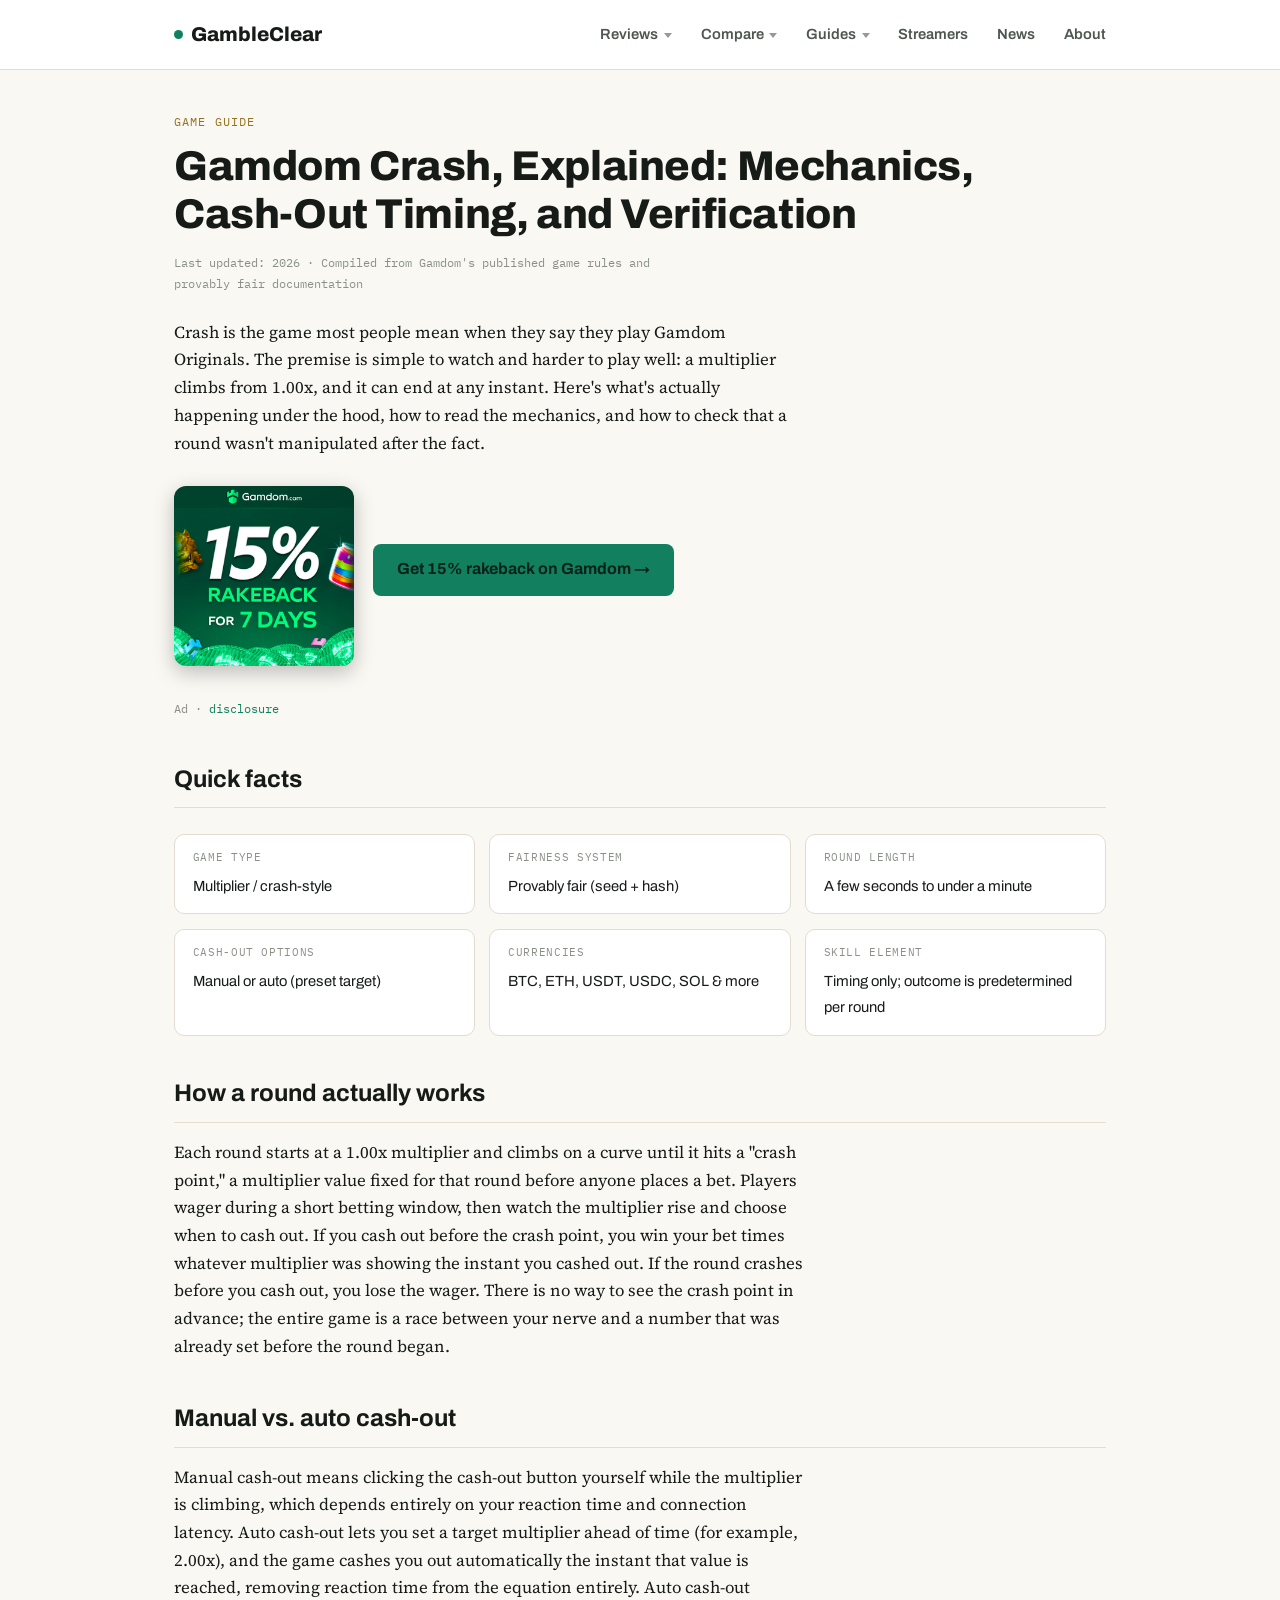
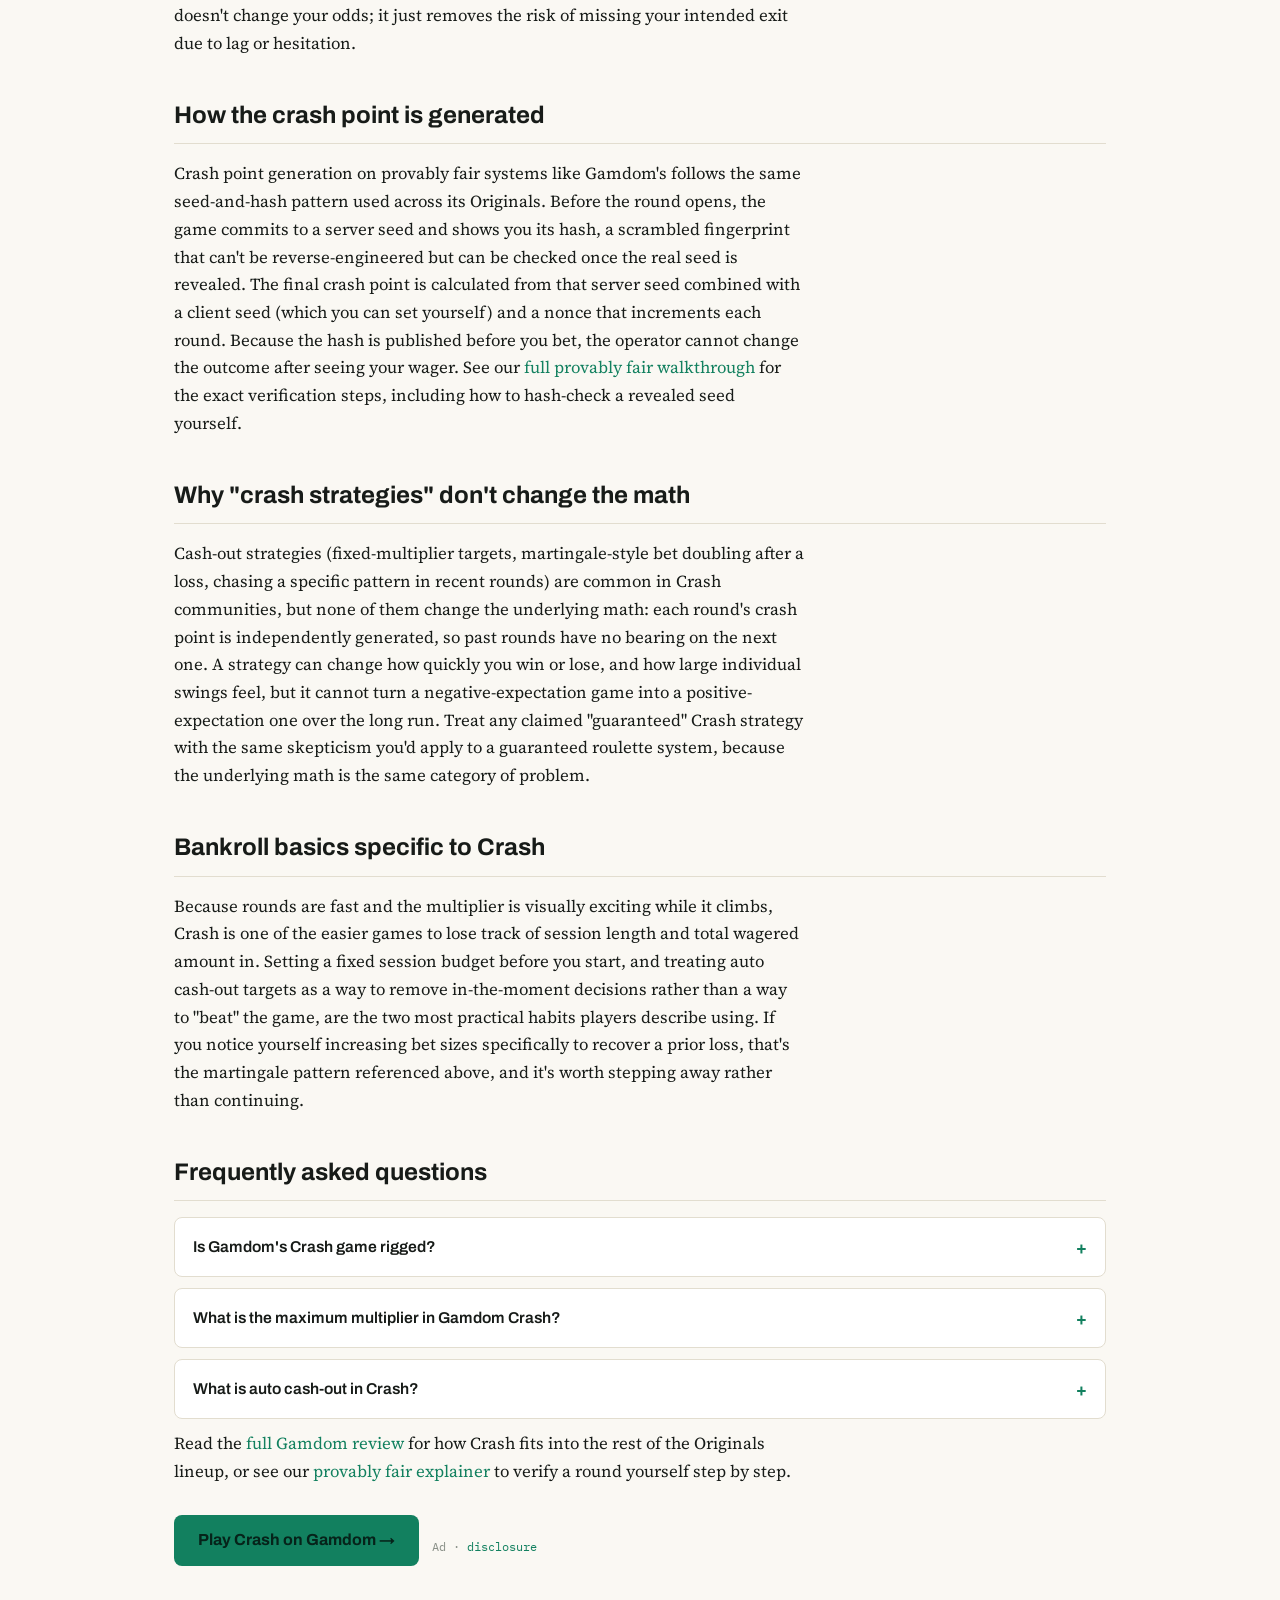
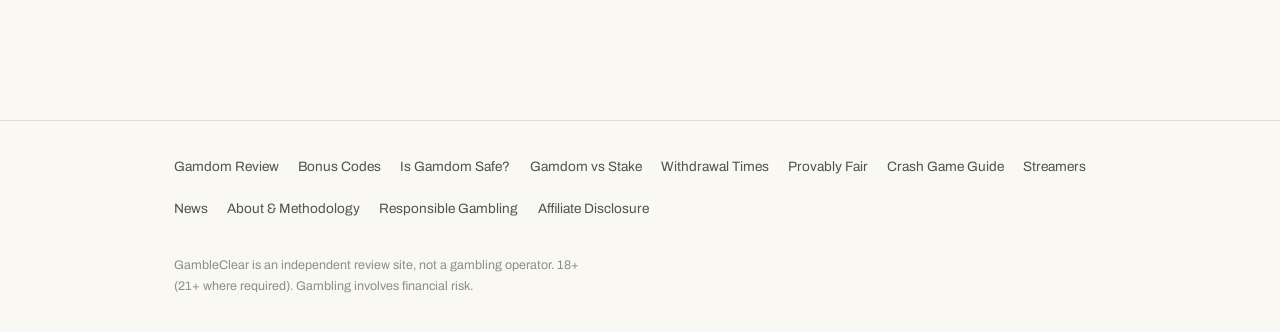
<file: gamdom-crash-game-guide.html>
<!doctype html>
<html lang="en">
<head>
<meta charset="utf-8">
<meta name="viewport" content="width=device-width, initial-scale=1">
<title>Gamdom Crash Game Guide 2026: How It Works &amp; How to Verify It's Fair | GambleClear</title>
<meta name="description" content="How Gamdom's Crash game actually works: the multiplier curve, cash-out mechanics, provably fair verification, and the risks of chasing losses.">
<link rel="canonical" href="https://gambleclear.com/gamdom-crash-game-guide.html">
<meta name="robots" content="index,follow">
<meta property="og:type" content="website">
<meta property="og:site_name" content="GambleClear">
<meta property="og:url" content="https://gambleclear.com/gamdom-crash-game-guide.html">
<meta property="og:title" content="Gamdom Crash Game Guide 2026: How It Works &amp; How to Verify It's Fair | GambleClear">
<meta property="og:description" content="How Gamdom's Crash game actually works: the multiplier curve, cash-out mechanics, provably fair verification, and the risks of chasing losses.">
<meta property="og:image" content="https://gambleclear.com/assets/og/gambleclear-og.png">
<meta property="og:image:width" content="1200">
<meta property="og:image:height" content="630">
<meta name="twitter:card" content="summary_large_image">
<meta name="twitter:title" content="Gamdom Crash Game Guide 2026: How It Works &amp; How to Verify It's Fair | GambleClear">
<meta name="twitter:description" content="How Gamdom's Crash game actually works: the multiplier curve, cash-out mechanics, provably fair verification, and the risks of chasing losses.">
<meta name="twitter:image" content="https://gambleclear.com/assets/og/gambleclear-og.png">

<link rel="stylesheet" href="assets/style.css?v=4">
<link rel="icon" href="assets/icons/favicon.ico" sizes="any">
<link rel="icon" type="image/png" sizes="32x32" href="assets/icons/icon-32.png">
<link rel="icon" type="image/png" sizes="16x16" href="assets/icons/icon-16.png">
<link rel="apple-touch-icon" sizes="180x180" href="assets/icons/icon-180.png">
<link rel="icon" type="image/png" sizes="192x192" href="assets/icons/icon-192.png">

<script type="application/ld+json">
{
  "@context": "https://schema.org",
  "@type": "Article",
  "headline": "Gamdom Crash Game Guide 2026: How It Works & How to Verify It's Fair",
  "description": "How Gamdom's Crash game actually works: the multiplier curve, cash-out mechanics, provably fair verification, and the risks of chasing losses.",
  "url": "https://gambleclear.com/gamdom-crash-game-guide.html",
  "publisher": { "@type": "Organization", "name": "GambleClear" }
}
</script>
<script type="application/ld+json">
{
  "@context": "https://schema.org",
  "@type": "FAQPage",
  "mainEntity": [
    {"@type": "Question", "name": "Is Gamdom's Crash game rigged?", "acceptedAnswer": {"@type": "Answer", "text": "Crash runs on Gamdom's provably fair system: the crash point for each round is generated from a server seed committed (via its hash) before the round starts, so it cannot be changed after you place a bet. You can independently verify any past round using the revealed seed."}},
    {"@type": "Question", "name": "What is the maximum multiplier in Gamdom Crash?", "acceptedAnswer": {"@type": "Answer", "text": "Crash games built on this model are typically uncapped in principle, though house-edge math makes very high multipliers extremely rare. Check Gamdom's current game rules page for any stated cap, since specifics can change."}},
    {"@type": "Question", "name": "What is auto cash-out in Crash?", "acceptedAnswer": {"@type": "Answer", "text": "Auto cash-out lets you set a target multiplier in advance; the game automatically cashes out your bet the instant that multiplier is reached, removing the need to react manually before a round crashes."}}
  ]
}
</script>
</head>
<body>
<header class="site">
  <div class="bar">
    <a class="brand" href="index.html"><span class="dot"></span>GambleClear</a>
    <nav class="mainnav" id="mainnav">
      <div class="navgroup">
        <button type="button" class="navgroup-btn" aria-expanded="false">Reviews</button>
        <div class="navgroup-panel">
          <div class="navgroup-panel-inner">
            <span class="navgroup-title">Reviews</span>
            <a href="gamdom-review.html">Gamdom Review</a>
            <a href="gamdom-bonus-codes.html">Bonus Codes</a>
            <a href="gamdom-safe-legit.html">Is Gamdom Safe?</a>
          </div>
        </div>
      </div>
      <div class="navgroup">
        <button type="button" class="navgroup-btn" aria-expanded="false">Compare</button>
        <div class="navgroup-panel">
          <div class="navgroup-panel-inner">
            <span class="navgroup-title">Compare</span>
            <a href="best-crypto-casinos.html">Best Casinos</a>
            <a href="gamdom-vs-stake.html">Gamdom vs Stake</a>
          </div>
        </div>
      </div>
      <div class="navgroup">
        <button type="button" class="navgroup-btn" aria-expanded="false">Guides</button>
        <div class="navgroup-panel">
          <div class="navgroup-panel-inner">
            <span class="navgroup-title">Guides</span>
            <a href="crypto-deposit-withdrawal-guide.html">Deposits &amp; Withdrawals</a>
            <a href="gamdom-withdrawal-times.html">Withdrawal Times</a>
            <a href="provably-fair-explained.html">Provably Fair</a>
            <a href="gamdom-crash-game-guide.html">Crash Game Guide</a>
          </div>
        </div>
      </div>
      <a href="crypto-casino-streamers.html">Streamers</a>
      <a href="news.html">News</a>
      <a href="about.html">About</a>
    </nav>
    <button type="button" class="nav-toggle" id="navToggle" aria-expanded="false" aria-controls="mainnav" aria-label="Menu">
      <span></span><span></span><span></span>
    </button>
  </div>
</header>

<main>
  <div class="wrap">
    <span class="eyebrow">Game Guide</span>
    <h1>Gamdom Crash, Explained: Mechanics, Cash-Out Timing, and Verification</h1>
    <p class="byline">Last updated: 2026 · Compiled from Gamdom's published game rules and provably fair documentation</p>

    <p>Crash is the game most people mean when they say they play Gamdom Originals. The premise is simple to watch and harder to play well: a multiplier climbs from 1.00x, and it can end at any instant. Here's what's actually happening under the hood, how to read the mechanics, and how to check that a round wasn't manipulated after the fact.</p>

    <div class="banner-row">
      <a class="banner-ad" href="https://gamdom.com/r/jaketakesoff?utm_source=gambleclear&utm_medium=affiliate&utm_campaign=gamdom-crash-game-guide" rel="sponsored noopener" target="_blank"><img src="assets/logos/gamdom-rakeback-banner.png" alt="Gamdom.com - 15% rakeback for 7 days with code jaketakesoff" width="180" height="180" loading="lazy"></a>
      <a class="cta" href="https://gamdom.com/r/jaketakesoff?utm_source=gambleclear&utm_medium=affiliate&utm_campaign=gamdom-crash-game-guide" rel="sponsored noopener" target="_blank">Get 15% rakeback on Gamdom →</a>
    </div>
    <span class="disclosure-note">Ad · <a href="affiliate-disclosure.html">disclosure</a></span>

    <h2>Quick facts</h2>
    <div class="spec-grid">
      <div class="spec-item"><span class="k">Game type</span><span class="v">Multiplier / crash-style</span></div>
      <div class="spec-item"><span class="k">Fairness system</span><span class="v">Provably fair (seed + hash)</span></div>
      <div class="spec-item"><span class="k">Round length</span><span class="v">A few seconds to under a minute</span></div>
      <div class="spec-item"><span class="k">Cash-out options</span><span class="v">Manual or auto (preset target)</span></div>
      <div class="spec-item"><span class="k">Currencies</span><span class="v">BTC, ETH, USDT, USDC, SOL &amp; more</span></div>
      <div class="spec-item"><span class="k">Skill element</span><span class="v">Timing only; outcome is predetermined per round</span></div>
    </div>

    <h2>How a round actually works</h2>
    <p>Each round starts at a 1.00x multiplier and climbs on a curve until it hits a "crash point," a multiplier value fixed for that round before anyone places a bet. Players wager during a short betting window, then watch the multiplier rise and choose when to cash out. If you cash out before the crash point, you win your bet times whatever multiplier was showing the instant you cashed out. If the round crashes before you cash out, you lose the wager. There is no way to see the crash point in advance; the entire game is a race between your nerve and a number that was already set before the round began.</p>

    <h2>Manual vs. auto cash-out</h2>
    <p>Manual cash-out means clicking the cash-out button yourself while the multiplier is climbing, which depends entirely on your reaction time and connection latency. Auto cash-out lets you set a target multiplier ahead of time (for example, 2.00x), and the game cashes you out automatically the instant that value is reached, removing reaction time from the equation entirely. Auto cash-out doesn't change your odds; it just removes the risk of missing your intended exit due to lag or hesitation.</p>

    <h2>How the crash point is generated</h2>
    <p>Crash point generation on provably fair systems like Gamdom's follows the same seed-and-hash pattern used across its Originals. Before the round opens, the game commits to a server seed and shows you its hash, a scrambled fingerprint that can't be reverse-engineered but can be checked once the real seed is revealed. The final crash point is calculated from that server seed combined with a client seed (which you can set yourself) and a nonce that increments each round. Because the hash is published before you bet, the operator cannot change the outcome after seeing your wager. See our <a href="provably-fair-explained.html">full provably fair walkthrough</a> for the exact verification steps, including how to hash-check a revealed seed yourself.</p>

    <h2>Why "crash strategies" don't change the math</h2>
    <p>Cash-out strategies (fixed-multiplier targets, martingale-style bet doubling after a loss, chasing a specific pattern in recent rounds) are common in Crash communities, but none of them change the underlying math: each round's crash point is independently generated, so past rounds have no bearing on the next one. A strategy can change how quickly you win or lose, and how large individual swings feel, but it cannot turn a negative-expectation game into a positive-expectation one over the long run. Treat any claimed "guaranteed" Crash strategy with the same skepticism you'd apply to a guaranteed roulette system, because the underlying math is the same category of problem.</p>

    <h2>Bankroll basics specific to Crash</h2>
    <p>Because rounds are fast and the multiplier is visually exciting while it climbs, Crash is one of the easier games to lose track of session length and total wagered amount in. Setting a fixed session budget before you start, and treating auto cash-out targets as a way to remove in-the-moment decisions rather than a way to "beat" the game, are the two most practical habits players describe using. If you notice yourself increasing bet sizes specifically to recover a prior loss, that's the martingale pattern referenced above, and it's worth stepping away rather than continuing.</p>

    <h2>Frequently asked questions</h2>
    <details class="faq"><summary>Is Gamdom's Crash game rigged?</summary><p>Crash runs on Gamdom's provably fair system: the crash point for each round is generated from a server seed committed (via its hash) before the round starts, so it cannot be changed after you place a bet. You can independently verify any past round using the revealed seed.</p></details>
    <details class="faq"><summary>What is the maximum multiplier in Gamdom Crash?</summary><p>Crash games built on this model are typically uncapped in principle, though house-edge math makes very high multipliers extremely rare. Check Gamdom's current game rules page for any stated cap, since specifics can change.</p></details>
    <details class="faq"><summary>What is auto cash-out in Crash?</summary><p>Auto cash-out lets you set a target multiplier in advance; the game automatically cashes out your bet the instant that multiplier is reached, removing the need to react manually before a round crashes.</p></details>

    <p>Read the <a href="gamdom-review.html">full Gamdom review</a> for how Crash fits into the rest of the Originals lineup, or see our <a href="provably-fair-explained.html">provably fair explainer</a> to verify a round yourself step by step.</p>

    <div class="cta-row">
      <a class="cta" href="https://gamdom.com/r/jaketakesoff?utm_source=gambleclear&utm_medium=affiliate&utm_campaign=gamdom-crash-game-guide" rel="sponsored noopener" target="_blank">Play Crash on Gamdom →</a>
      <span class="disclosure-note">Ad · <a href="affiliate-disclosure.html">disclosure</a></span>
    </div>
  </div>
</main>

<footer class="site">
  <div class="wrap">
    <nav>
      <a href="gamdom-review.html">Gamdom Review</a>
      <a href="gamdom-bonus-codes.html">Bonus Codes</a>
      <a href="gamdom-safe-legit.html">Is Gamdom Safe?</a>
      <a href="gamdom-vs-stake.html">Gamdom vs Stake</a>
      <a href="gamdom-withdrawal-times.html">Withdrawal Times</a>
      <a href="provably-fair-explained.html">Provably Fair</a>
      <a href="gamdom-crash-game-guide.html">Crash Game Guide</a>
      <a href="crypto-casino-streamers.html">Streamers</a>
      <a href="news.html">News</a>
      <a href="about.html">About &amp; Methodology</a>
      <a href="responsible-gambling.html">Responsible Gambling</a>
      <a href="affiliate-disclosure.html">Affiliate Disclosure</a>
    </nav>
    <p>GambleClear is an independent review site, not a gambling operator. 18+ (21+ where required). Gambling involves financial risk.</p>
  </div>
</footer>
<script src="assets/nav.js?v=4"></script>
</body>
</html>
</file>
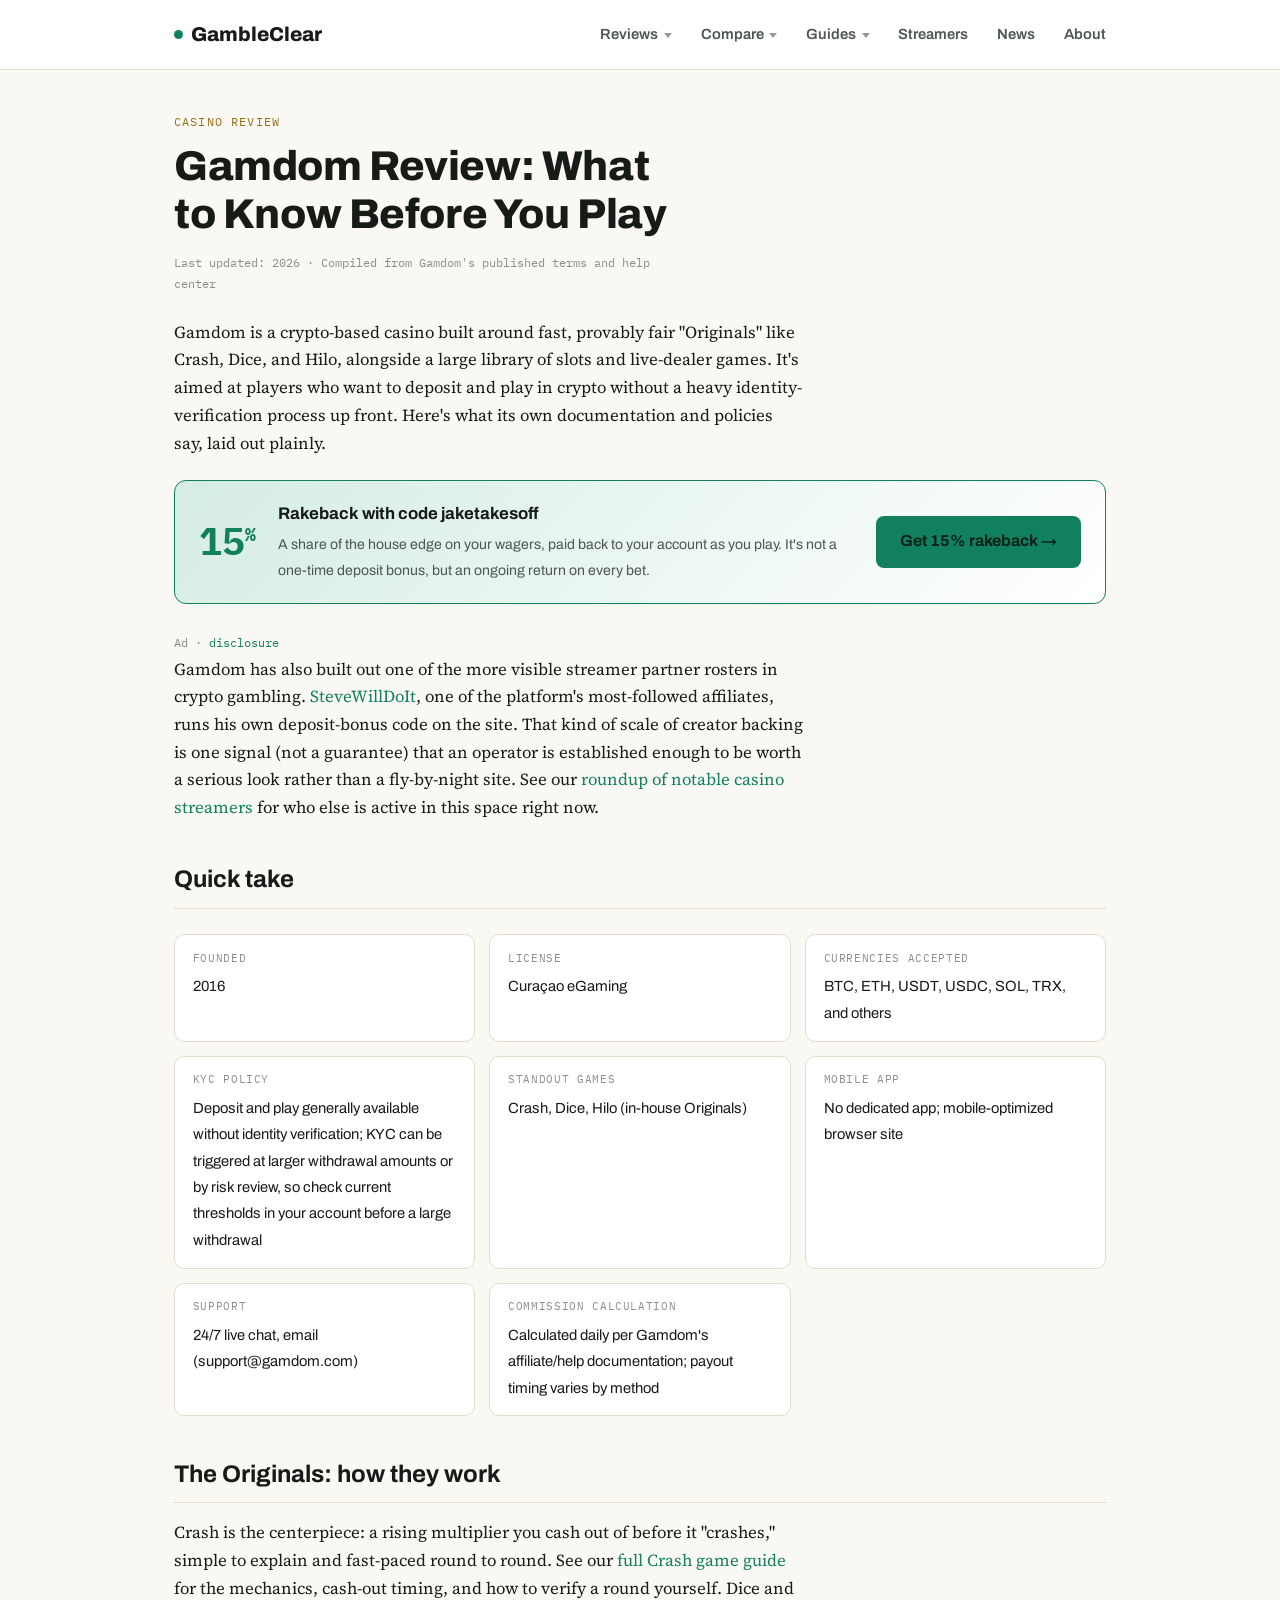
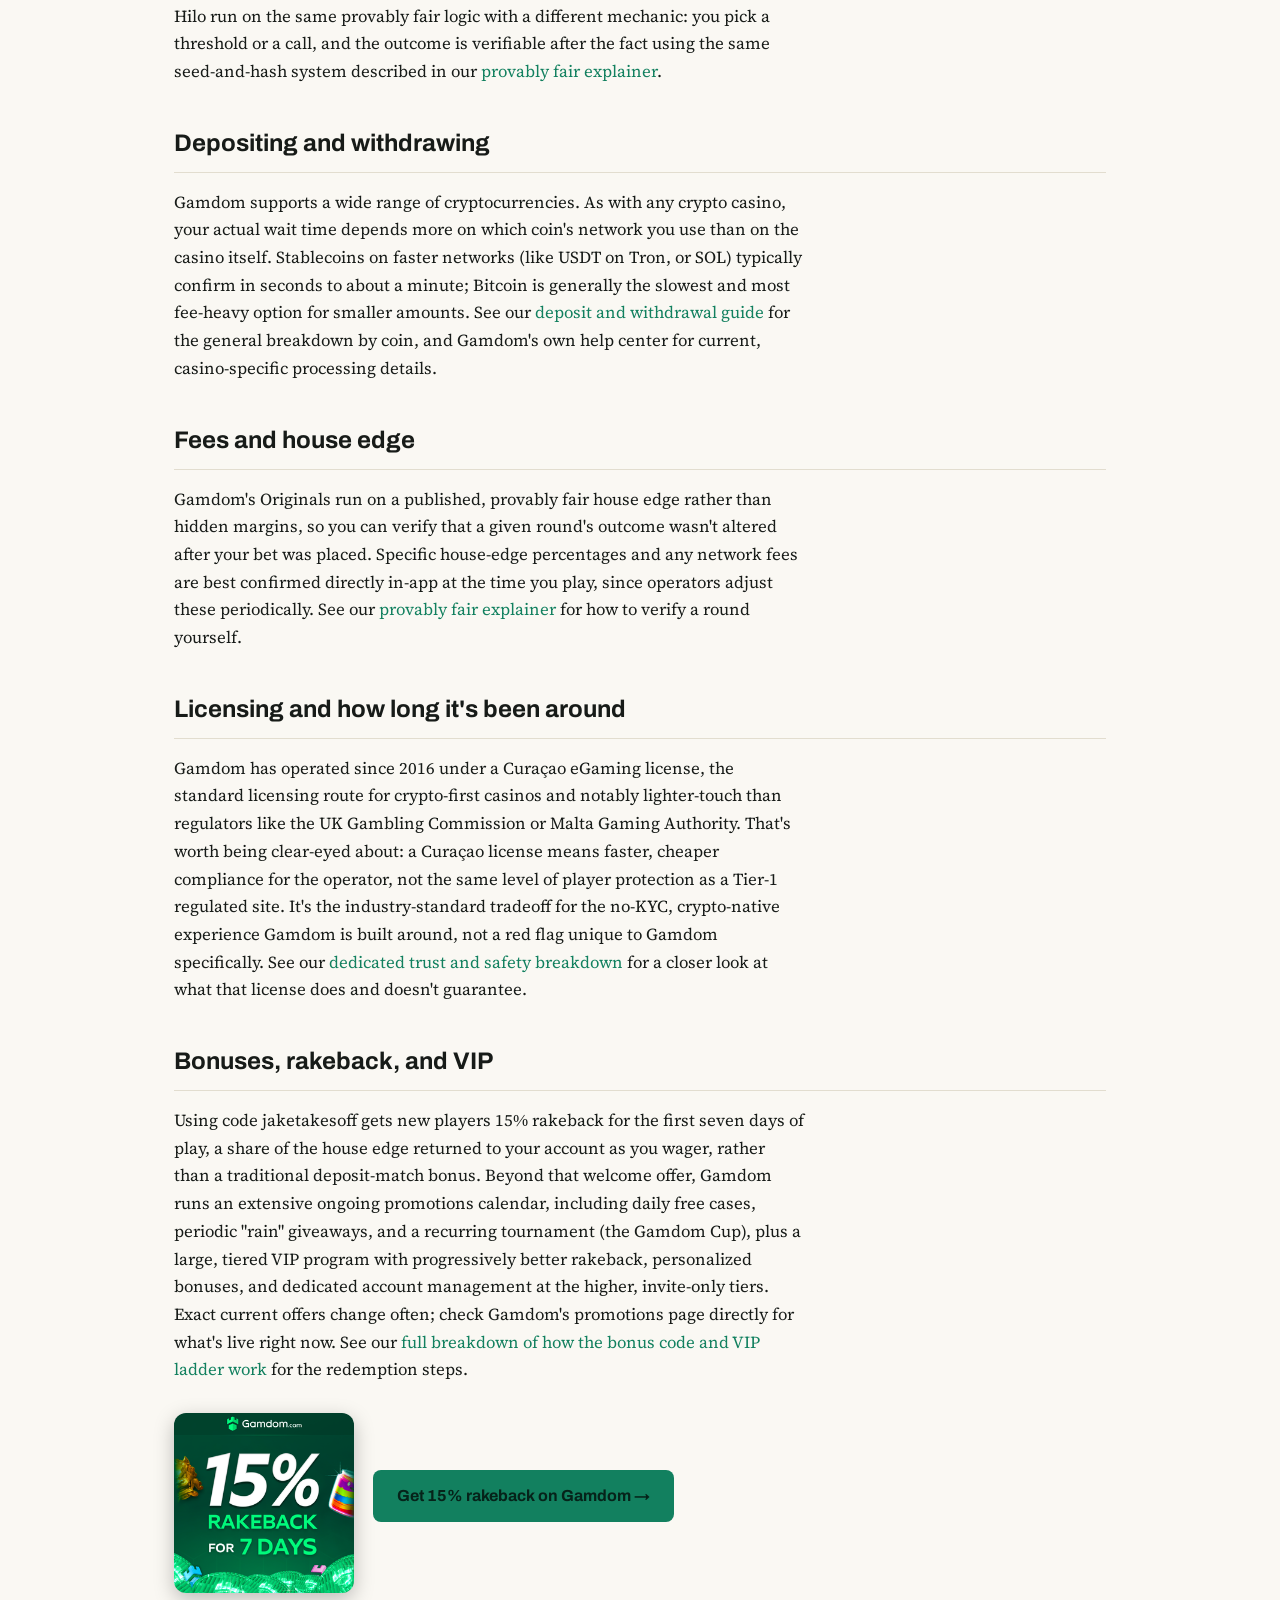
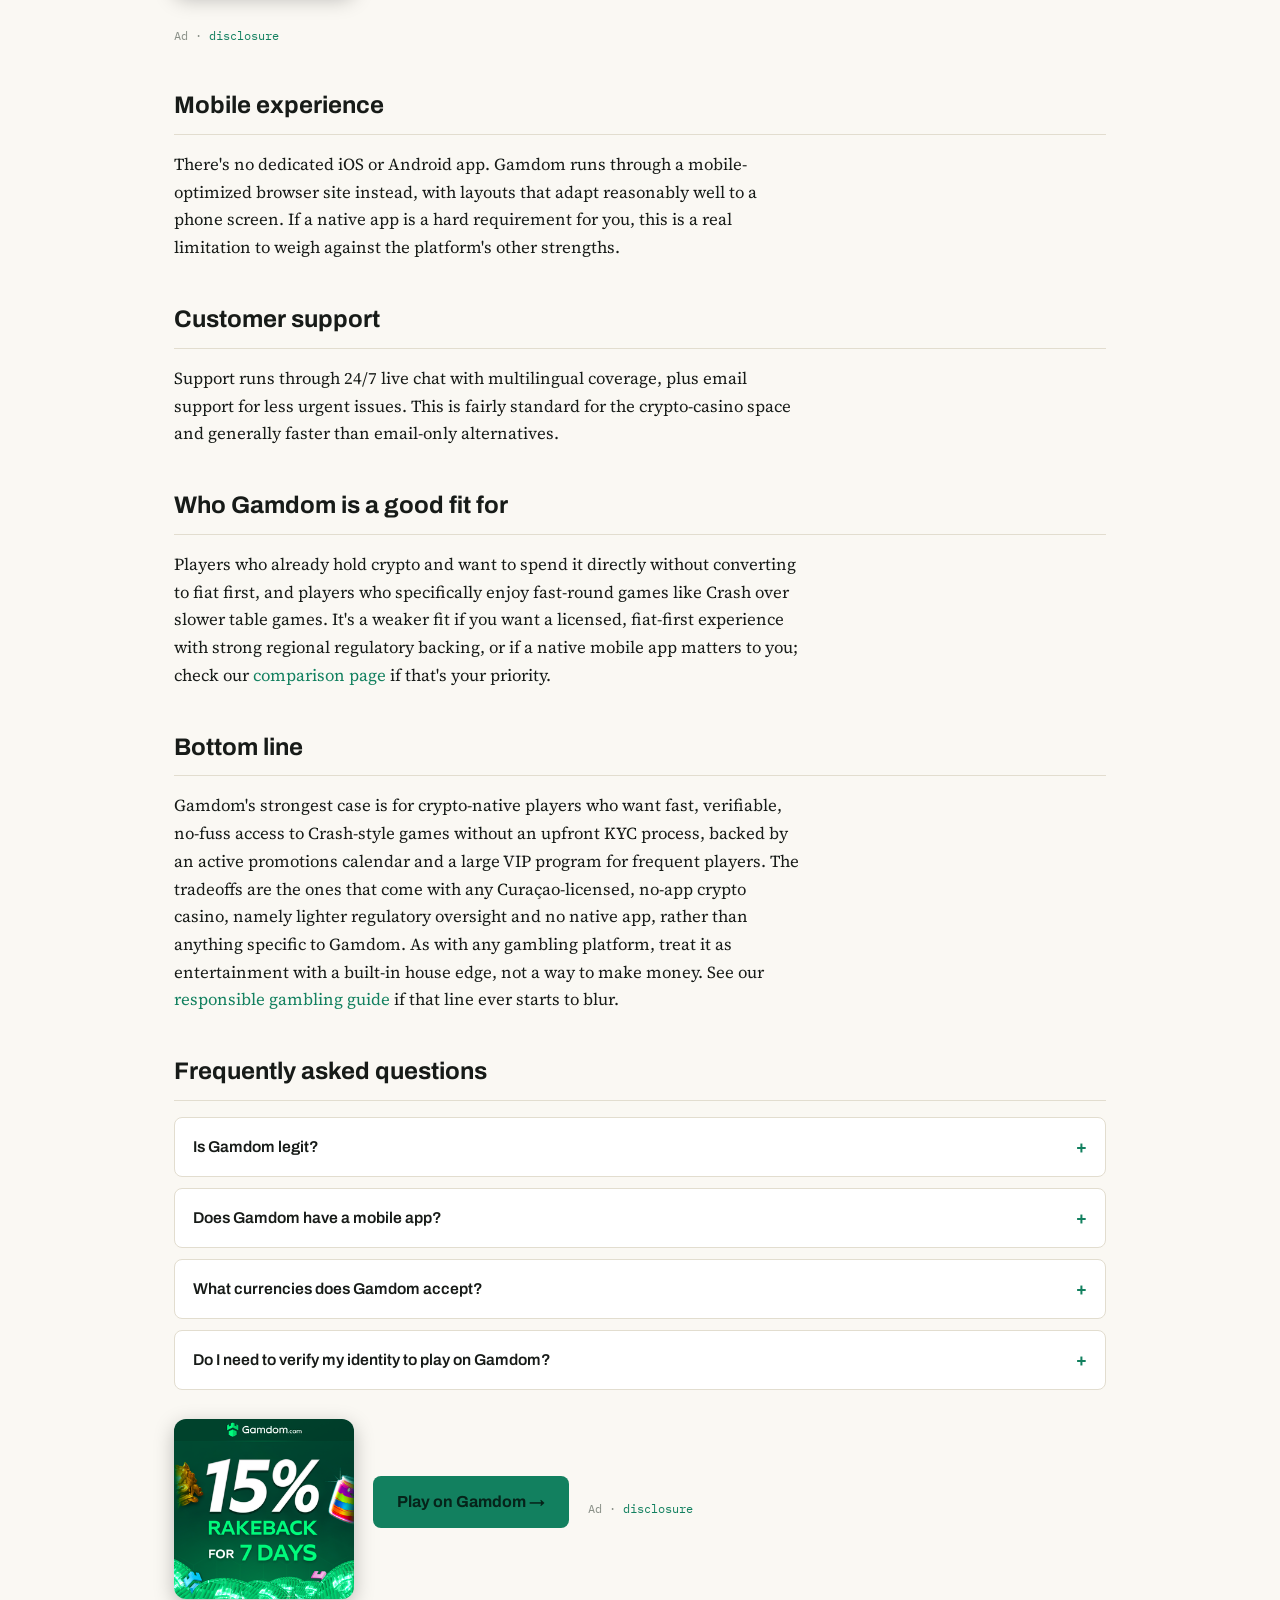
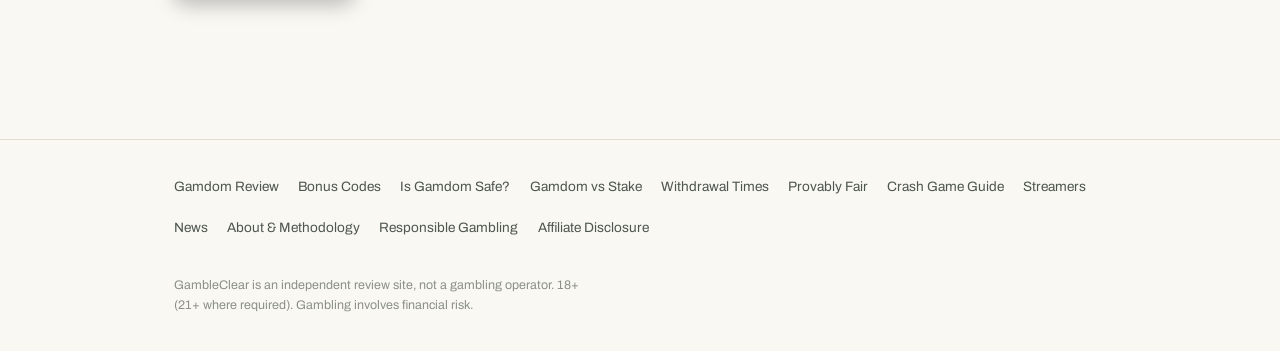
<file: gamdom-review.html>
<!doctype html>
<html lang="en">
<head>
<meta charset="utf-8">
<meta name="viewport" content="width=device-width, initial-scale=1">
<title>Gamdom Review 2026: Games, Fees &amp; Withdrawal Speed | GambleClear</title>
<meta name="description" content="An independent Gamdom overview covering the Originals lineup, supported cryptocurrencies, fees, and how its provably fair system works.">
<link rel="canonical" href="https://gambleclear.com/gamdom-review.html">
<meta name="robots" content="index,follow">
<meta property="og:type" content="website">
<meta property="og:site_name" content="GambleClear">
<meta property="og:url" content="https://gambleclear.com/gamdom-review.html">
<meta property="og:title" content="Gamdom Review 2026: Games, Fees &amp; Withdrawal Speed | GambleClear">
<meta property="og:description" content="An independent Gamdom overview covering the Originals lineup, supported cryptocurrencies, fees, and how its provably fair system works.">
<meta property="og:image" content="https://gambleclear.com/assets/og/gambleclear-og.png">
<meta property="og:image:width" content="1200">
<meta property="og:image:height" content="630">
<meta name="twitter:card" content="summary_large_image">
<meta name="twitter:title" content="Gamdom Review 2026: Games, Fees &amp; Withdrawal Speed | GambleClear">
<meta name="twitter:description" content="An independent Gamdom overview covering the Originals lineup, supported cryptocurrencies, fees, and how its provably fair system works.">
<meta name="twitter:image" content="https://gambleclear.com/assets/og/gambleclear-og.png">

<link rel="stylesheet" href="assets/style.css?v=4">
<link rel="icon" href="assets/icons/favicon.ico" sizes="any">
<link rel="icon" type="image/png" sizes="32x32" href="assets/icons/icon-32.png">
<link rel="icon" type="image/png" sizes="16x16" href="assets/icons/icon-16.png">
<link rel="apple-touch-icon" sizes="180x180" href="assets/icons/icon-180.png">
<link rel="icon" type="image/png" sizes="192x192" href="assets/icons/icon-192.png">

<script type="application/ld+json">
{
  "@context": "https://schema.org",
  "@type": "Article",
  "headline": "Gamdom Review 2026: Games, Fees &amp; Withdrawal Speed | GambleClear",
  "description": "An independent Gamdom overview covering the Originals lineup, supported cryptocurrencies, fees, and how its provably fair system works.",
  "url": "https://gambleclear.com/gamdom-review.html",
  "publisher": { "@type": "Organization", "name": "GambleClear" }
}
</script>
<script type="application/ld+json">
{
  "@context": "https://schema.org",
  "@type": "FAQPage",
  "mainEntity": [
    {"@type": "Question", "name": "Is Gamdom legit?", "acceptedAnswer": {"@type": "Answer", "text": "Gamdom operates under a Curaçao eGaming license, which is the standard licensing jurisdiction for crypto-first casinos, though it carries lighter regulatory oversight than licenses like the UK Gambling Commission or Malta Gaming Authority. It has operated since 2016 and is backed by a large, publicly visible affiliate and streamer network."}},
    {"@type": "Question", "name": "Does Gamdom have a mobile app?", "acceptedAnswer": {"@type": "Answer", "text": "No dedicated iOS or Android app as of this writing. Gamdom is accessed through a mobile-optimized website in your phone's browser instead."}},
    {"@type": "Question", "name": "What currencies does Gamdom accept?", "acceptedAnswer": {"@type": "Answer", "text": "A wide range of cryptocurrencies including BTC, ETH, USDT, USDC, SOL, TRX, and others, alongside common fiat-adjacent payout rails depending on region."}},
    {"@type": "Question", "name": "Do I need to verify my identity to play on Gamdom?", "acceptedAnswer": {"@type": "Answer", "text": "Deposit and play are generally available without upfront identity verification. KYC can still be triggered at larger withdrawal amounts or by risk review, so check current thresholds in your account before a large withdrawal."}}
  ]
}
</script>
</head>
<body>
<header class="site">
  <div class="bar">
    <a class="brand" href="index.html"><span class="dot"></span>GambleClear</a>
    <nav class="mainnav" id="mainnav">
      <div class="navgroup">
        <button type="button" class="navgroup-btn" aria-expanded="false">Reviews</button>
        <div class="navgroup-panel">
          <div class="navgroup-panel-inner">
            <span class="navgroup-title">Reviews</span>
            <a href="gamdom-review.html">Gamdom Review</a>
            <a href="gamdom-bonus-codes.html">Bonus Codes</a>
            <a href="gamdom-safe-legit.html">Is Gamdom Safe?</a>
          </div>
        </div>
      </div>
      <div class="navgroup">
        <button type="button" class="navgroup-btn" aria-expanded="false">Compare</button>
        <div class="navgroup-panel">
          <div class="navgroup-panel-inner">
            <span class="navgroup-title">Compare</span>
            <a href="best-crypto-casinos.html">Best Casinos</a>
            <a href="gamdom-vs-stake.html">Gamdom vs Stake</a>
          </div>
        </div>
      </div>
      <div class="navgroup">
        <button type="button" class="navgroup-btn" aria-expanded="false">Guides</button>
        <div class="navgroup-panel">
          <div class="navgroup-panel-inner">
            <span class="navgroup-title">Guides</span>
            <a href="crypto-deposit-withdrawal-guide.html">Deposits &amp; Withdrawals</a>
            <a href="gamdom-withdrawal-times.html">Withdrawal Times</a>
            <a href="provably-fair-explained.html">Provably Fair</a>
            <a href="gamdom-crash-game-guide.html">Crash Game Guide</a>
          </div>
        </div>
      </div>
      <a href="crypto-casino-streamers.html">Streamers</a>
      <a href="news.html">News</a>
      <a href="about.html">About</a>
    </nav>
    <button type="button" class="nav-toggle" id="navToggle" aria-expanded="false" aria-controls="mainnav" aria-label="Menu">
      <span></span><span></span><span></span>
    </button>
  </div>
</header>

<main>
  <div class="wrap">
    <span class="eyebrow">Casino Review</span>
    <h1>Gamdom Review: What to Know Before You Play</h1>
    <p class="byline">Last updated: 2026 · Compiled from Gamdom's published terms and help center</p>

    <p>Gamdom is a crypto-based casino built around fast, provably fair "Originals" like Crash, Dice, and Hilo, alongside a large library of slots and live-dealer games. It's aimed at players who want to deposit and play in crypto without a heavy identity-verification process up front. Here's what its own documentation and policies say, laid out plainly.</p>

    <div class="offer-box">
      <div class="num">15<sup>%</sup></div>
      <div class="copy">
        <strong>Rakeback with code jaketakesoff</strong>
        <span>A share of the house edge on your wagers, paid back to your account as you play. It's not a one-time deposit bonus, but an ongoing return on every bet.</span>
      </div>
      <a class="cta" href="https://gamdom.com/r/jaketakesoff?utm_source=gambleclear&utm_medium=affiliate&utm_campaign=gamdom-review" rel="sponsored noopener" target="_blank">Get 15% rakeback →</a>
    </div>
    <span class="disclosure-note">Ad · <a href="affiliate-disclosure.html">disclosure</a></span>

    <p>Gamdom has also built out one of the more visible streamer partner rosters in crypto gambling. <a href="https://kick.com/stevewilldoit" target="_blank" rel="noopener">SteveWillDoIt</a>, one of the platform's most-followed affiliates, runs his own deposit-bonus code on the site. That kind of scale of creator backing is one signal (not a guarantee) that an operator is established enough to be worth a serious look rather than a fly-by-night site. See our <a href="crypto-casino-streamers.html">roundup of notable casino streamers</a> for who else is active in this space right now.</p>

    <h2>Quick take</h2>
    <div class="spec-grid">
      <div class="spec-item"><span class="k">Founded</span><span class="v">2016</span></div>
      <div class="spec-item"><span class="k">License</span><span class="v">Curaçao eGaming</span></div>
      <div class="spec-item"><span class="k">Currencies accepted</span><span class="v">BTC, ETH, USDT, USDC, SOL, TRX, and others</span></div>
      <div class="spec-item"><span class="k">KYC policy</span><span class="v">Deposit and play generally available without identity verification; KYC can be triggered at larger withdrawal amounts or by risk review, so check current thresholds in your account before a large withdrawal</span></div>
      <div class="spec-item"><span class="k">Standout games</span><span class="v">Crash, Dice, Hilo (in-house Originals)</span></div>
      <div class="spec-item"><span class="k">Mobile app</span><span class="v">No dedicated app; mobile-optimized browser site</span></div>
      <div class="spec-item"><span class="k">Support</span><span class="v">24/7 live chat, email (support@gamdom.com)</span></div>
      <div class="spec-item"><span class="k">Commission calculation</span><span class="v">Calculated daily per Gamdom's affiliate/help documentation; payout timing varies by method</span></div>
    </div>

    <h2>The Originals: how they work</h2>
    <p>Crash is the centerpiece: a rising multiplier you cash out of before it "crashes," simple to explain and fast-paced round to round. See our <a href="gamdom-crash-game-guide.html">full Crash game guide</a> for the mechanics, cash-out timing, and how to verify a round yourself. Dice and Hilo run on the same provably fair logic with a different mechanic: you pick a threshold or a call, and the outcome is verifiable after the fact using the same seed-and-hash system described in our <a href="provably-fair-explained.html">provably fair explainer</a>.</p>

    <h2>Depositing and withdrawing</h2>
    <p>Gamdom supports a wide range of cryptocurrencies. As with any crypto casino, your actual wait time depends more on which coin's network you use than on the casino itself. Stablecoins on faster networks (like USDT on Tron, or SOL) typically confirm in seconds to about a minute; Bitcoin is generally the slowest and most fee-heavy option for smaller amounts. See our <a href="crypto-deposit-withdrawal-guide.html">deposit and withdrawal guide</a> for the general breakdown by coin, and Gamdom's own help center for current, casino-specific processing details.</p>

    <h2>Fees and house edge</h2>
    <p>Gamdom's Originals run on a published, provably fair house edge rather than hidden margins, so you can verify that a given round's outcome wasn't altered after your bet was placed. Specific house-edge percentages and any network fees are best confirmed directly in-app at the time you play, since operators adjust these periodically. See our <a href="provably-fair-explained.html">provably fair explainer</a> for how to verify a round yourself.</p>

    <h2>Licensing and how long it's been around</h2>
    <p>Gamdom has operated since 2016 under a Curaçao eGaming license, the standard licensing route for crypto-first casinos and notably lighter-touch than regulators like the UK Gambling Commission or Malta Gaming Authority. That's worth being clear-eyed about: a Curaçao license means faster, cheaper compliance for the operator, not the same level of player protection as a Tier-1 regulated site. It's the industry-standard tradeoff for the no-KYC, crypto-native experience Gamdom is built around, not a red flag unique to Gamdom specifically. See our <a href="gamdom-safe-legit.html">dedicated trust and safety breakdown</a> for a closer look at what that license does and doesn't guarantee.</p>

    <h2>Bonuses, rakeback, and VIP</h2>
    <p>Using code jaketakesoff gets new players 15% rakeback for the first seven days of play, a share of the house edge returned to your account as you wager, rather than a traditional deposit-match bonus. Beyond that welcome offer, Gamdom runs an extensive ongoing promotions calendar, including daily free cases, periodic "rain" giveaways, and a recurring tournament (the Gamdom Cup), plus a large, tiered VIP program with progressively better rakeback, personalized bonuses, and dedicated account management at the higher, invite-only tiers. Exact current offers change often; check Gamdom's promotions page directly for what's live right now. See our <a href="gamdom-bonus-codes.html">full breakdown of how the bonus code and VIP ladder work</a> for the redemption steps.</p>

    <div class="banner-row">
      <a class="banner-ad" href="https://gamdom.com/r/jaketakesoff?utm_source=gambleclear&utm_medium=affiliate&utm_campaign=gamdom-review" rel="sponsored noopener" target="_blank"><img src="assets/logos/gamdom-rakeback-banner.png" alt="Gamdom.com - 15% rakeback for 7 days with code jaketakesoff" width="180" height="180" loading="lazy"></a>
      <a class="cta" href="https://gamdom.com/r/jaketakesoff?utm_source=gambleclear&utm_medium=affiliate&utm_campaign=gamdom-review" rel="sponsored noopener" target="_blank">Get 15% rakeback on Gamdom →</a>
    </div>
    <span class="disclosure-note">Ad · <a href="affiliate-disclosure.html">disclosure</a></span>

    <h2>Mobile experience</h2>
    <p>There's no dedicated iOS or Android app. Gamdom runs through a mobile-optimized browser site instead, with layouts that adapt reasonably well to a phone screen. If a native app is a hard requirement for you, this is a real limitation to weigh against the platform's other strengths.</p>

    <h2>Customer support</h2>
    <p>Support runs through 24/7 live chat with multilingual coverage, plus email support for less urgent issues. This is fairly standard for the crypto-casino space and generally faster than email-only alternatives.</p>

    <h2>Who Gamdom is a good fit for</h2>
    <p>Players who already hold crypto and want to spend it directly without converting to fiat first, and players who specifically enjoy fast-round games like Crash over slower table games. It's a weaker fit if you want a licensed, fiat-first experience with strong regional regulatory backing, or if a native mobile app matters to you; check our <a href="best-crypto-casinos.html">comparison page</a> if that's your priority.</p>

    <h2>Bottom line</h2>
    <p>Gamdom's strongest case is for crypto-native players who want fast, verifiable, no-fuss access to Crash-style games without an upfront KYC process, backed by an active promotions calendar and a large VIP program for frequent players. The tradeoffs are the ones that come with any Curaçao-licensed, no-app crypto casino, namely lighter regulatory oversight and no native app, rather than anything specific to Gamdom. As with any gambling platform, treat it as entertainment with a built-in house edge, not a way to make money. See our <a href="responsible-gambling.html">responsible gambling guide</a> if that line ever starts to blur.</p>

    <h2>Frequently asked questions</h2>
    <details class="faq"><summary>Is Gamdom legit?</summary><p>Gamdom operates under a Curaçao eGaming license, the standard licensing jurisdiction for crypto-first casinos, though with lighter regulatory oversight than licenses like the UK Gambling Commission or Malta Gaming Authority. It has operated since 2016 and is backed by a large, publicly visible affiliate and streamer network. See our <a href="gamdom-safe-legit.html">full safety and trust breakdown</a> for more detail.</p></details>
    <details class="faq"><summary>Does Gamdom have a mobile app?</summary><p>No dedicated iOS or Android app as of this writing. Gamdom is accessed through a mobile-optimized website in your phone's browser instead.</p></details>
    <details class="faq"><summary>What currencies does Gamdom accept?</summary><p>A wide range of cryptocurrencies including BTC, ETH, USDT, USDC, SOL, TRX, and others, alongside additional payout rails depending on region.</p></details>
    <details class="faq"><summary>Do I need to verify my identity to play on Gamdom?</summary><p>Deposit and play are generally available without upfront identity verification. KYC can still be triggered at larger withdrawal amounts or by risk review, so check current thresholds in your account before a large withdrawal.</p></details>

    <div class="banner-row">
      <a class="banner-ad" href="https://gamdom.com/r/jaketakesoff?utm_source=gambleclear&utm_medium=affiliate&utm_campaign=gamdom-review" rel="sponsored noopener" target="_blank"><img src="assets/logos/gamdom-rakeback-banner.png" alt="Gamdom.com - 15% rakeback for 7 days with code jaketakesoff" width="180" height="180" loading="lazy"></a>
      <a class="cta" href="https://gamdom.com/r/jaketakesoff?utm_source=gambleclear&utm_medium=affiliate&utm_campaign=gamdom-review" rel="sponsored noopener" target="_blank">Play on Gamdom →</a>
      <span class="disclosure-note">Ad · <a href="affiliate-disclosure.html">disclosure</a></span>
    </div>
  </div>
</main>

<footer class="site">
  <div class="wrap">
    <nav>
      <a href="gamdom-review.html">Gamdom Review</a>
      <a href="gamdom-bonus-codes.html">Bonus Codes</a>
      <a href="gamdom-safe-legit.html">Is Gamdom Safe?</a>
      <a href="gamdom-vs-stake.html">Gamdom vs Stake</a>
      <a href="gamdom-withdrawal-times.html">Withdrawal Times</a>
      <a href="provably-fair-explained.html">Provably Fair</a>
      <a href="gamdom-crash-game-guide.html">Crash Game Guide</a>
      <a href="crypto-casino-streamers.html">Streamers</a>
      <a href="news.html">News</a>
      <a href="about.html">About &amp; Methodology</a>
      <a href="responsible-gambling.html">Responsible Gambling</a>
      <a href="affiliate-disclosure.html">Affiliate Disclosure</a>
    </nav>
    <p>GambleClear is an independent review site, not a gambling operator. 18+ (21+ where required). Gambling involves financial risk.</p>
  </div>
</footer>
<script src="assets/nav.js?v=4"></script>
</body>
</html>
</file>
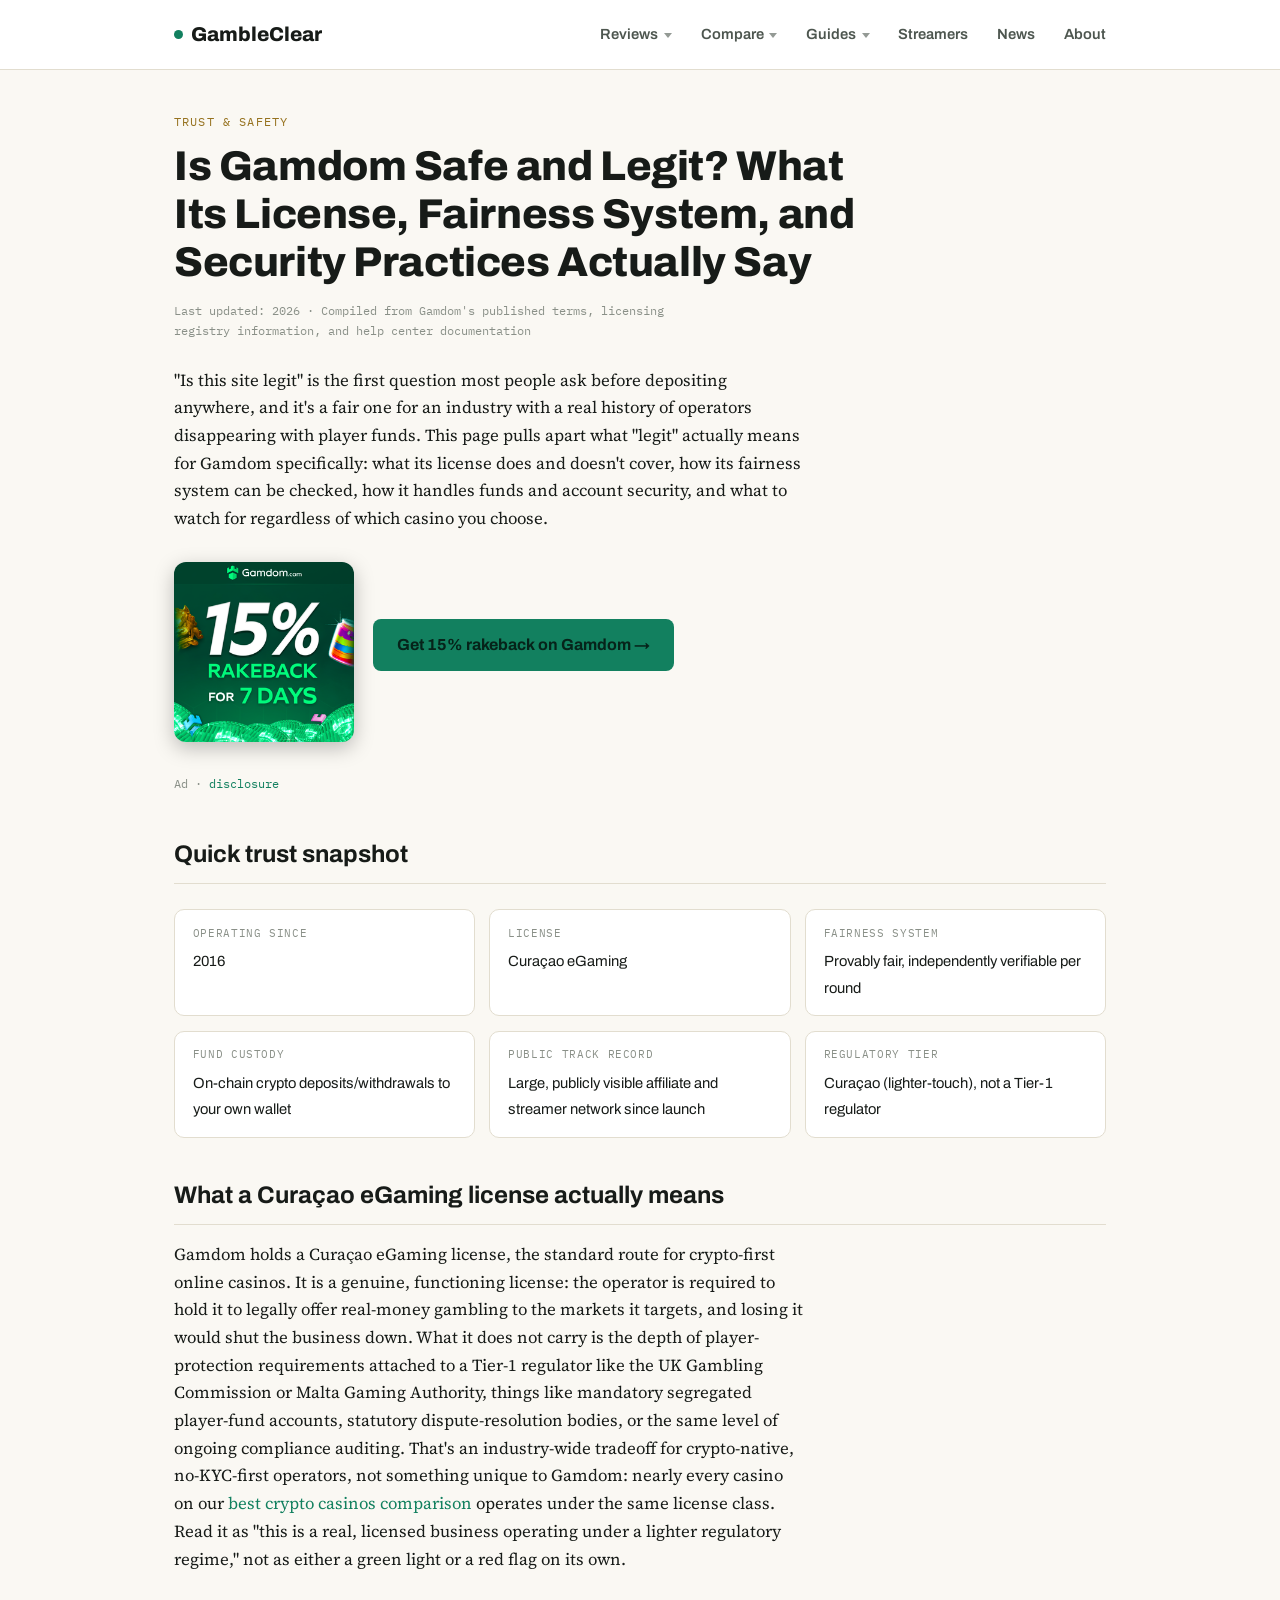
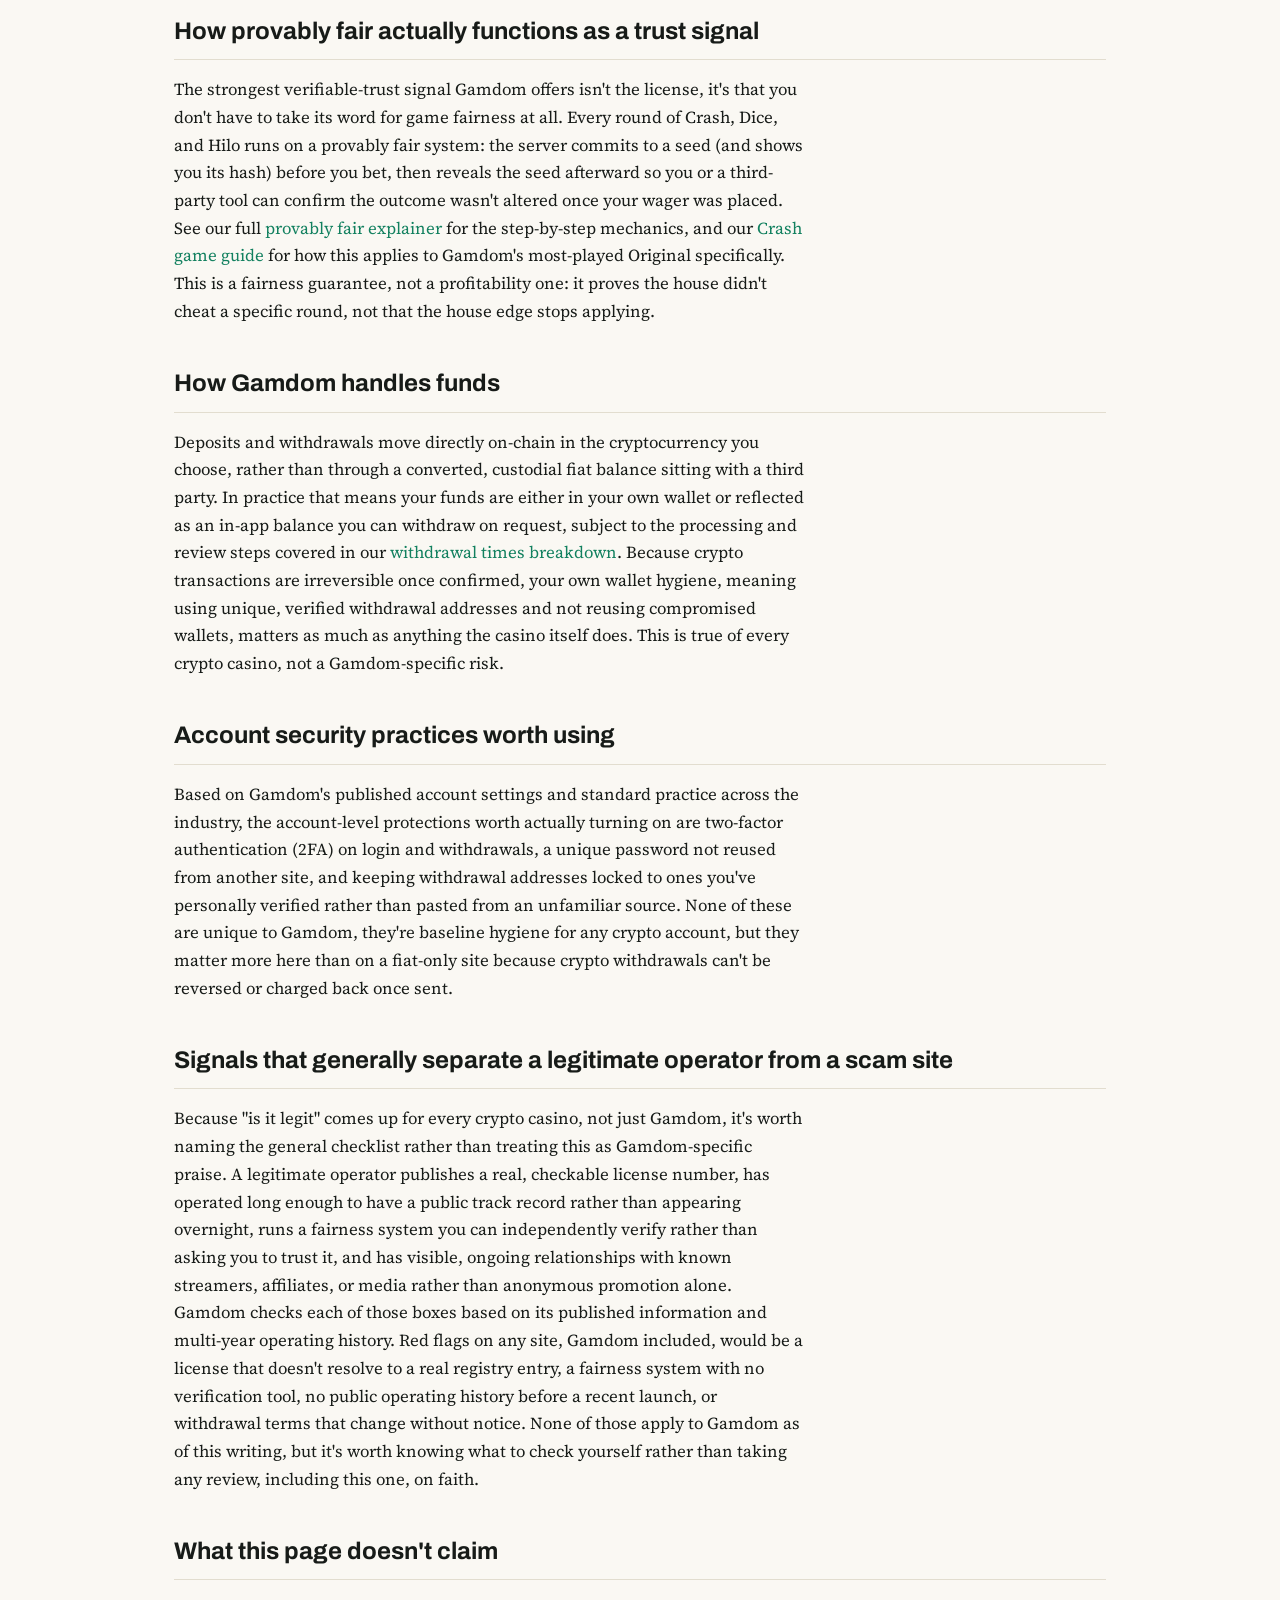
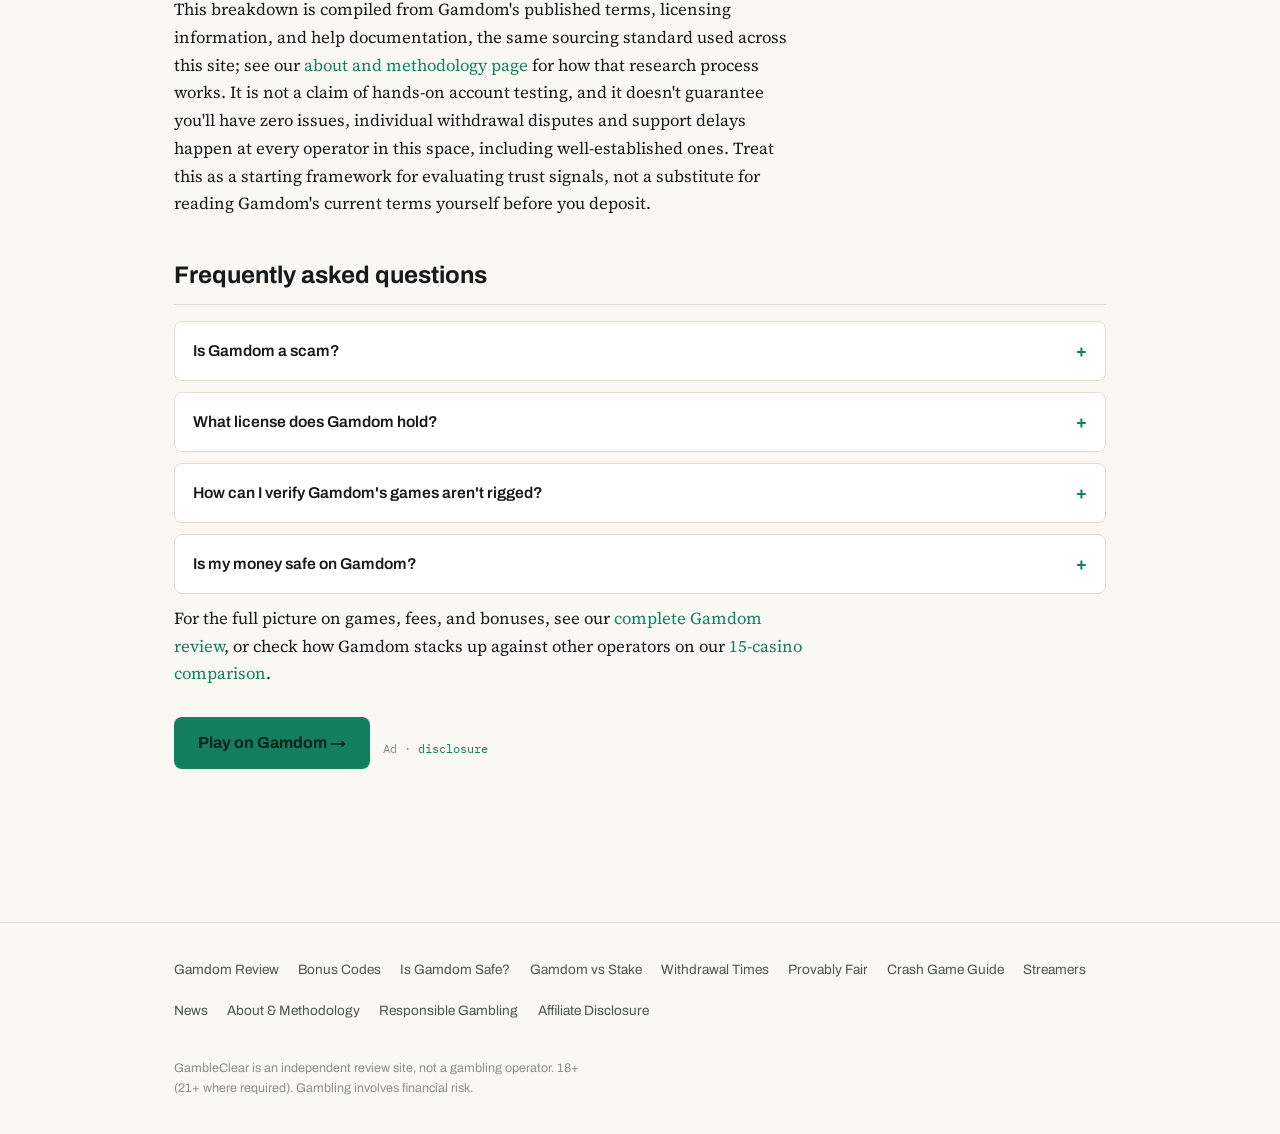
<file: gamdom-safe-legit.html>
<!doctype html>
<html lang="en">
<head>
<meta charset="utf-8">
<meta name="viewport" content="width=device-width, initial-scale=1">
<title>Is Gamdom Safe and Legit? A Trust &amp; Security Breakdown | GambleClear</title>
<meta name="description" content="Is Gamdom legit? A breakdown of its licensing, provably fair verification, account security, and fund-handling practices, compiled from published sources.">
<link rel="canonical" href="https://gambleclear.com/gamdom-safe-legit.html">
<meta name="robots" content="index,follow">
<meta property="og:type" content="website">
<meta property="og:site_name" content="GambleClear">
<meta property="og:url" content="https://gambleclear.com/gamdom-safe-legit.html">
<meta property="og:title" content="Is Gamdom Safe and Legit? A Trust &amp; Security Breakdown | GambleClear">
<meta property="og:description" content="Is Gamdom legit? A breakdown of its licensing, provably fair verification, account security, and fund-handling practices, compiled from published sources.">
<meta property="og:image" content="https://gambleclear.com/assets/og/gambleclear-og.png">
<meta property="og:image:width" content="1200">
<meta property="og:image:height" content="630">
<meta name="twitter:card" content="summary_large_image">
<meta name="twitter:title" content="Is Gamdom Safe and Legit? A Trust &amp; Security Breakdown | GambleClear">
<meta name="twitter:description" content="Is Gamdom legit? A breakdown of its licensing, provably fair verification, account security, and fund-handling practices, compiled from published sources.">
<meta name="twitter:image" content="https://gambleclear.com/assets/og/gambleclear-og.png">

<link rel="stylesheet" href="assets/style.css?v=4">
<link rel="icon" href="assets/icons/favicon.ico" sizes="any">
<link rel="icon" type="image/png" sizes="32x32" href="assets/icons/icon-32.png">
<link rel="icon" type="image/png" sizes="16x16" href="assets/icons/icon-16.png">
<link rel="apple-touch-icon" sizes="180x180" href="assets/icons/icon-180.png">
<link rel="icon" type="image/png" sizes="192x192" href="assets/icons/icon-192.png">

<script type="application/ld+json">
{
  "@context": "https://schema.org",
  "@type": "Article",
  "headline": "Is Gamdom Safe and Legit? A Trust & Security Breakdown",
  "description": "Is Gamdom legit? A breakdown of its licensing, provably fair verification, account security, and fund-handling practices, compiled from published sources.",
  "url": "https://gambleclear.com/gamdom-safe-legit.html",
  "publisher": { "@type": "Organization", "name": "GambleClear" }
}
</script>
<script type="application/ld+json">
{
  "@context": "https://schema.org",
  "@type": "FAQPage",
  "mainEntity": [
    {"@type": "Question", "name": "Is Gamdom a scam?", "acceptedAnswer": {"@type": "Answer", "text": "Nothing in Gamdom's published terms, licensing, or operating history points to it being a scam. It has operated continuously since 2016 under a Curaçao eGaming license, runs provably fair games that players can independently verify, and pays out through standard crypto withdrawal rails. That's different from a guarantee of zero problems: like any gambling platform, individual disputes and delayed withdrawals do happen, so treat any single anecdote with the same caution you'd apply to any operator."}},
    {"@type": "Question", "name": "What license does Gamdom hold?", "acceptedAnswer": {"@type": "Answer", "text": "Gamdom operates under a Curaçao eGaming license, the standard licensing route for crypto-first online casinos. It is a real, functioning license, but it carries lighter regulatory oversight and weaker player-protection requirements than a Tier-1 regulator such as the UK Gambling Commission or Malta Gaming Authority."}},
    {"@type": "Question", "name": "How can I verify Gamdom's games aren't rigged?", "acceptedAnswer": {"@type": "Answer", "text": "Gamdom's Originals (Crash, Dice, Hilo) run on a provably fair system: the casino commits to a server seed hash before each round and reveals the seed afterward, letting you or a third-party tool confirm the outcome wasn't altered after your bet."}},
    {"@type": "Question", "name": "Is my money safe on Gamdom?", "acceptedAnswer": {"@type": "Answer", "text": "Gamdom processes deposits and withdrawals directly on-chain in the cryptocurrency you choose, so funds move to and from your own wallet rather than sitting in a third-party custodial system beyond the casino's own balance. As with any crypto platform, your own wallet security and account hygiene (2FA, unique passwords, verified withdrawal addresses) matter as much as the operator's practices."}}
  ]
}
</script>
</head>
<body>
<header class="site">
  <div class="bar">
    <a class="brand" href="index.html"><span class="dot"></span>GambleClear</a>
    <nav class="mainnav" id="mainnav">
      <div class="navgroup">
        <button type="button" class="navgroup-btn" aria-expanded="false">Reviews</button>
        <div class="navgroup-panel">
          <div class="navgroup-panel-inner">
            <span class="navgroup-title">Reviews</span>
            <a href="gamdom-review.html">Gamdom Review</a>
            <a href="gamdom-bonus-codes.html">Bonus Codes</a>
            <a href="gamdom-safe-legit.html">Is Gamdom Safe?</a>
          </div>
        </div>
      </div>
      <div class="navgroup">
        <button type="button" class="navgroup-btn" aria-expanded="false">Compare</button>
        <div class="navgroup-panel">
          <div class="navgroup-panel-inner">
            <span class="navgroup-title">Compare</span>
            <a href="best-crypto-casinos.html">Best Casinos</a>
            <a href="gamdom-vs-stake.html">Gamdom vs Stake</a>
          </div>
        </div>
      </div>
      <div class="navgroup">
        <button type="button" class="navgroup-btn" aria-expanded="false">Guides</button>
        <div class="navgroup-panel">
          <div class="navgroup-panel-inner">
            <span class="navgroup-title">Guides</span>
            <a href="crypto-deposit-withdrawal-guide.html">Deposits &amp; Withdrawals</a>
            <a href="gamdom-withdrawal-times.html">Withdrawal Times</a>
            <a href="provably-fair-explained.html">Provably Fair</a>
            <a href="gamdom-crash-game-guide.html">Crash Game Guide</a>
          </div>
        </div>
      </div>
      <a href="crypto-casino-streamers.html">Streamers</a>
      <a href="news.html">News</a>
      <a href="about.html">About</a>
    </nav>
    <button type="button" class="nav-toggle" id="navToggle" aria-expanded="false" aria-controls="mainnav" aria-label="Menu">
      <span></span><span></span><span></span>
    </button>
  </div>
</header>

<main>
  <div class="wrap">
    <span class="eyebrow">Trust &amp; Safety</span>
    <h1>Is Gamdom Safe and Legit? What Its License, Fairness System, and Security Practices Actually Say</h1>
    <p class="byline">Last updated: 2026 · Compiled from Gamdom's published terms, licensing registry information, and help center documentation</p>

    <p>"Is this site legit" is the first question most people ask before depositing anywhere, and it's a fair one for an industry with a real history of operators disappearing with player funds. This page pulls apart what "legit" actually means for Gamdom specifically: what its license does and doesn't cover, how its fairness system can be checked, how it handles funds and account security, and what to watch for regardless of which casino you choose.</p>

    <div class="banner-row">
      <a class="banner-ad" href="https://gamdom.com/r/jaketakesoff?utm_source=gambleclear&utm_medium=affiliate&utm_campaign=gamdom-safe-legit" rel="sponsored noopener" target="_blank"><img src="assets/logos/gamdom-rakeback-banner.png" alt="Gamdom.com - 15% rakeback for 7 days with code jaketakesoff" width="180" height="180" loading="lazy"></a>
      <a class="cta" href="https://gamdom.com/r/jaketakesoff?utm_source=gambleclear&utm_medium=affiliate&utm_campaign=gamdom-safe-legit" rel="sponsored noopener" target="_blank">Get 15% rakeback on Gamdom →</a>
    </div>
    <span class="disclosure-note">Ad · <a href="affiliate-disclosure.html">disclosure</a></span>

    <h2>Quick trust snapshot</h2>
    <div class="spec-grid">
      <div class="spec-item"><span class="k">Operating since</span><span class="v">2016</span></div>
      <div class="spec-item"><span class="k">License</span><span class="v">Curaçao eGaming</span></div>
      <div class="spec-item"><span class="k">Fairness system</span><span class="v">Provably fair, independently verifiable per round</span></div>
      <div class="spec-item"><span class="k">Fund custody</span><span class="v">On-chain crypto deposits/withdrawals to your own wallet</span></div>
      <div class="spec-item"><span class="k">Public track record</span><span class="v">Large, publicly visible affiliate and streamer network since launch</span></div>
      <div class="spec-item"><span class="k">Regulatory tier</span><span class="v">Curaçao (lighter-touch), not a Tier-1 regulator</span></div>
    </div>

    <h2>What a Curaçao eGaming license actually means</h2>
    <p>Gamdom holds a Curaçao eGaming license, the standard route for crypto-first online casinos. It is a genuine, functioning license: the operator is required to hold it to legally offer real-money gambling to the markets it targets, and losing it would shut the business down. What it does not carry is the depth of player-protection requirements attached to a Tier-1 regulator like the UK Gambling Commission or Malta Gaming Authority, things like mandatory segregated player-fund accounts, statutory dispute-resolution bodies, or the same level of ongoing compliance auditing. That's an industry-wide tradeoff for crypto-native, no-KYC-first operators, not something unique to Gamdom: nearly every casino on our <a href="best-crypto-casinos.html">best crypto casinos comparison</a> operates under the same license class. Read it as "this is a real, licensed business operating under a lighter regulatory regime," not as either a green light or a red flag on its own.</p>

    <h2>How provably fair actually functions as a trust signal</h2>
    <p>The strongest verifiable-trust signal Gamdom offers isn't the license, it's that you don't have to take its word for game fairness at all. Every round of Crash, Dice, and Hilo runs on a provably fair system: the server commits to a seed (and shows you its hash) before you bet, then reveals the seed afterward so you or a third-party tool can confirm the outcome wasn't altered once your wager was placed. See our full <a href="provably-fair-explained.html">provably fair explainer</a> for the step-by-step mechanics, and our <a href="gamdom-crash-game-guide.html">Crash game guide</a> for how this applies to Gamdom's most-played Original specifically. This is a fairness guarantee, not a profitability one: it proves the house didn't cheat a specific round, not that the house edge stops applying.</p>

    <h2>How Gamdom handles funds</h2>
    <p>Deposits and withdrawals move directly on-chain in the cryptocurrency you choose, rather than through a converted, custodial fiat balance sitting with a third party. In practice that means your funds are either in your own wallet or reflected as an in-app balance you can withdraw on request, subject to the processing and review steps covered in our <a href="gamdom-withdrawal-times.html">withdrawal times breakdown</a>. Because crypto transactions are irreversible once confirmed, your own wallet hygiene, meaning using unique, verified withdrawal addresses and not reusing compromised wallets, matters as much as anything the casino itself does. This is true of every crypto casino, not a Gamdom-specific risk.</p>

    <h2>Account security practices worth using</h2>
    <p>Based on Gamdom's published account settings and standard practice across the industry, the account-level protections worth actually turning on are two-factor authentication (2FA) on login and withdrawals, a unique password not reused from another site, and keeping withdrawal addresses locked to ones you've personally verified rather than pasted from an unfamiliar source. None of these are unique to Gamdom, they're baseline hygiene for any crypto account, but they matter more here than on a fiat-only site because crypto withdrawals can't be reversed or charged back once sent.</p>

    <h2>Signals that generally separate a legitimate operator from a scam site</h2>
    <p>Because "is it legit" comes up for every crypto casino, not just Gamdom, it's worth naming the general checklist rather than treating this as Gamdom-specific praise. A legitimate operator publishes a real, checkable license number, has operated long enough to have a public track record rather than appearing overnight, runs a fairness system you can independently verify rather than asking you to trust it, and has visible, ongoing relationships with known streamers, affiliates, or media rather than anonymous promotion alone. Gamdom checks each of those boxes based on its published information and multi-year operating history. Red flags on any site, Gamdom included, would be a license that doesn't resolve to a real registry entry, a fairness system with no verification tool, no public operating history before a recent launch, or withdrawal terms that change without notice. None of those apply to Gamdom as of this writing, but it's worth knowing what to check yourself rather than taking any review, including this one, on faith.</p>

    <h2>What this page doesn't claim</h2>
    <p>This breakdown is compiled from Gamdom's published terms, licensing information, and help documentation, the same sourcing standard used across this site; see our <a href="about.html">about and methodology page</a> for how that research process works. It is not a claim of hands-on account testing, and it doesn't guarantee you'll have zero issues, individual withdrawal disputes and support delays happen at every operator in this space, including well-established ones. Treat this as a starting framework for evaluating trust signals, not a substitute for reading Gamdom's current terms yourself before you deposit.</p>

    <h2>Frequently asked questions</h2>
    <details class="faq"><summary>Is Gamdom a scam?</summary><p>Nothing in Gamdom's published terms, licensing, or operating history points to it being a scam. It has operated continuously since 2016 under a Curaçao eGaming license, runs provably fair games that players can independently verify, and pays out through standard crypto withdrawal rails. That's different from a guarantee of zero problems: like any gambling platform, individual disputes and delayed withdrawals do happen, so treat any single anecdote with the same caution you'd apply to any operator.</p></details>
    <details class="faq"><summary>What license does Gamdom hold?</summary><p>Gamdom operates under a Curaçao eGaming license, the standard licensing route for crypto-first online casinos. It is a real, functioning license, but it carries lighter regulatory oversight and weaker player-protection requirements than a Tier-1 regulator such as the UK Gambling Commission or Malta Gaming Authority.</p></details>
    <details class="faq"><summary>How can I verify Gamdom's games aren't rigged?</summary><p>Gamdom's Originals (Crash, Dice, Hilo) run on a provably fair system: the casino commits to a server seed hash before each round and reveals the seed afterward, letting you or a third-party tool confirm the outcome wasn't altered after your bet.</p></details>
    <details class="faq"><summary>Is my money safe on Gamdom?</summary><p>Gamdom processes deposits and withdrawals directly on-chain in the cryptocurrency you choose, so funds move to and from your own wallet rather than sitting in a third-party custodial system beyond the casino's own balance. As with any crypto platform, your own wallet security and account hygiene (2FA, unique passwords, verified withdrawal addresses) matter as much as the operator's practices.</p></details>

    <p>For the full picture on games, fees, and bonuses, see our <a href="gamdom-review.html">complete Gamdom review</a>, or check how Gamdom stacks up against other operators on our <a href="best-crypto-casinos.html">15-casino comparison</a>.</p>

    <div class="cta-row">
      <a class="cta" href="https://gamdom.com/r/jaketakesoff?utm_source=gambleclear&utm_medium=affiliate&utm_campaign=gamdom-safe-legit" rel="sponsored noopener" target="_blank">Play on Gamdom →</a>
      <span class="disclosure-note">Ad · <a href="affiliate-disclosure.html">disclosure</a></span>
    </div>
  </div>
</main>

<footer class="site">
  <div class="wrap">
    <nav>
      <a href="gamdom-review.html">Gamdom Review</a>
      <a href="gamdom-bonus-codes.html">Bonus Codes</a>
      <a href="gamdom-safe-legit.html">Is Gamdom Safe?</a>
      <a href="gamdom-vs-stake.html">Gamdom vs Stake</a>
      <a href="gamdom-withdrawal-times.html">Withdrawal Times</a>
      <a href="provably-fair-explained.html">Provably Fair</a>
      <a href="gamdom-crash-game-guide.html">Crash Game Guide</a>
      <a href="crypto-casino-streamers.html">Streamers</a>
      <a href="news.html">News</a>
      <a href="about.html">About &amp; Methodology</a>
      <a href="responsible-gambling.html">Responsible Gambling</a>
      <a href="affiliate-disclosure.html">Affiliate Disclosure</a>
    </nav>
    <p>GambleClear is an independent review site, not a gambling operator. 18+ (21+ where required). Gambling involves financial risk.</p>
  </div>
</footer>
<script src="assets/nav.js?v=4"></script>
</body>
</html>
</file>
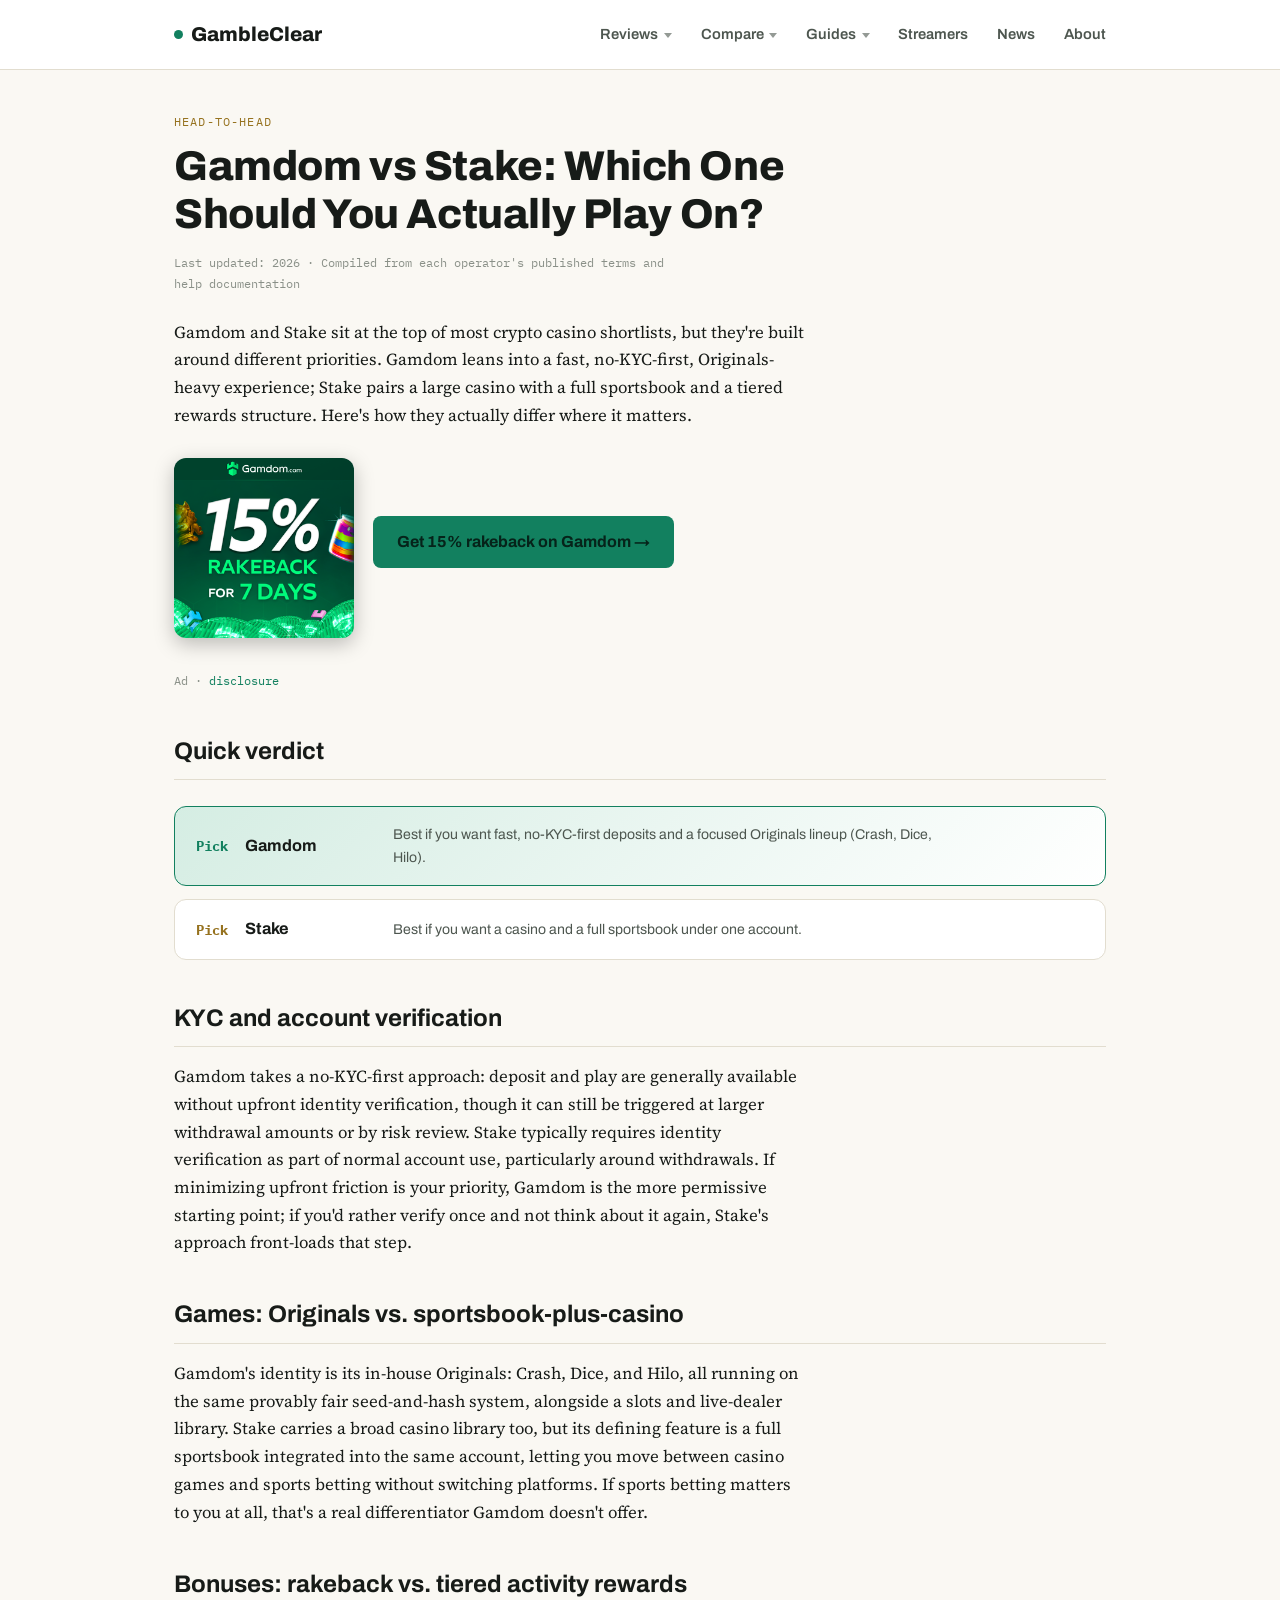
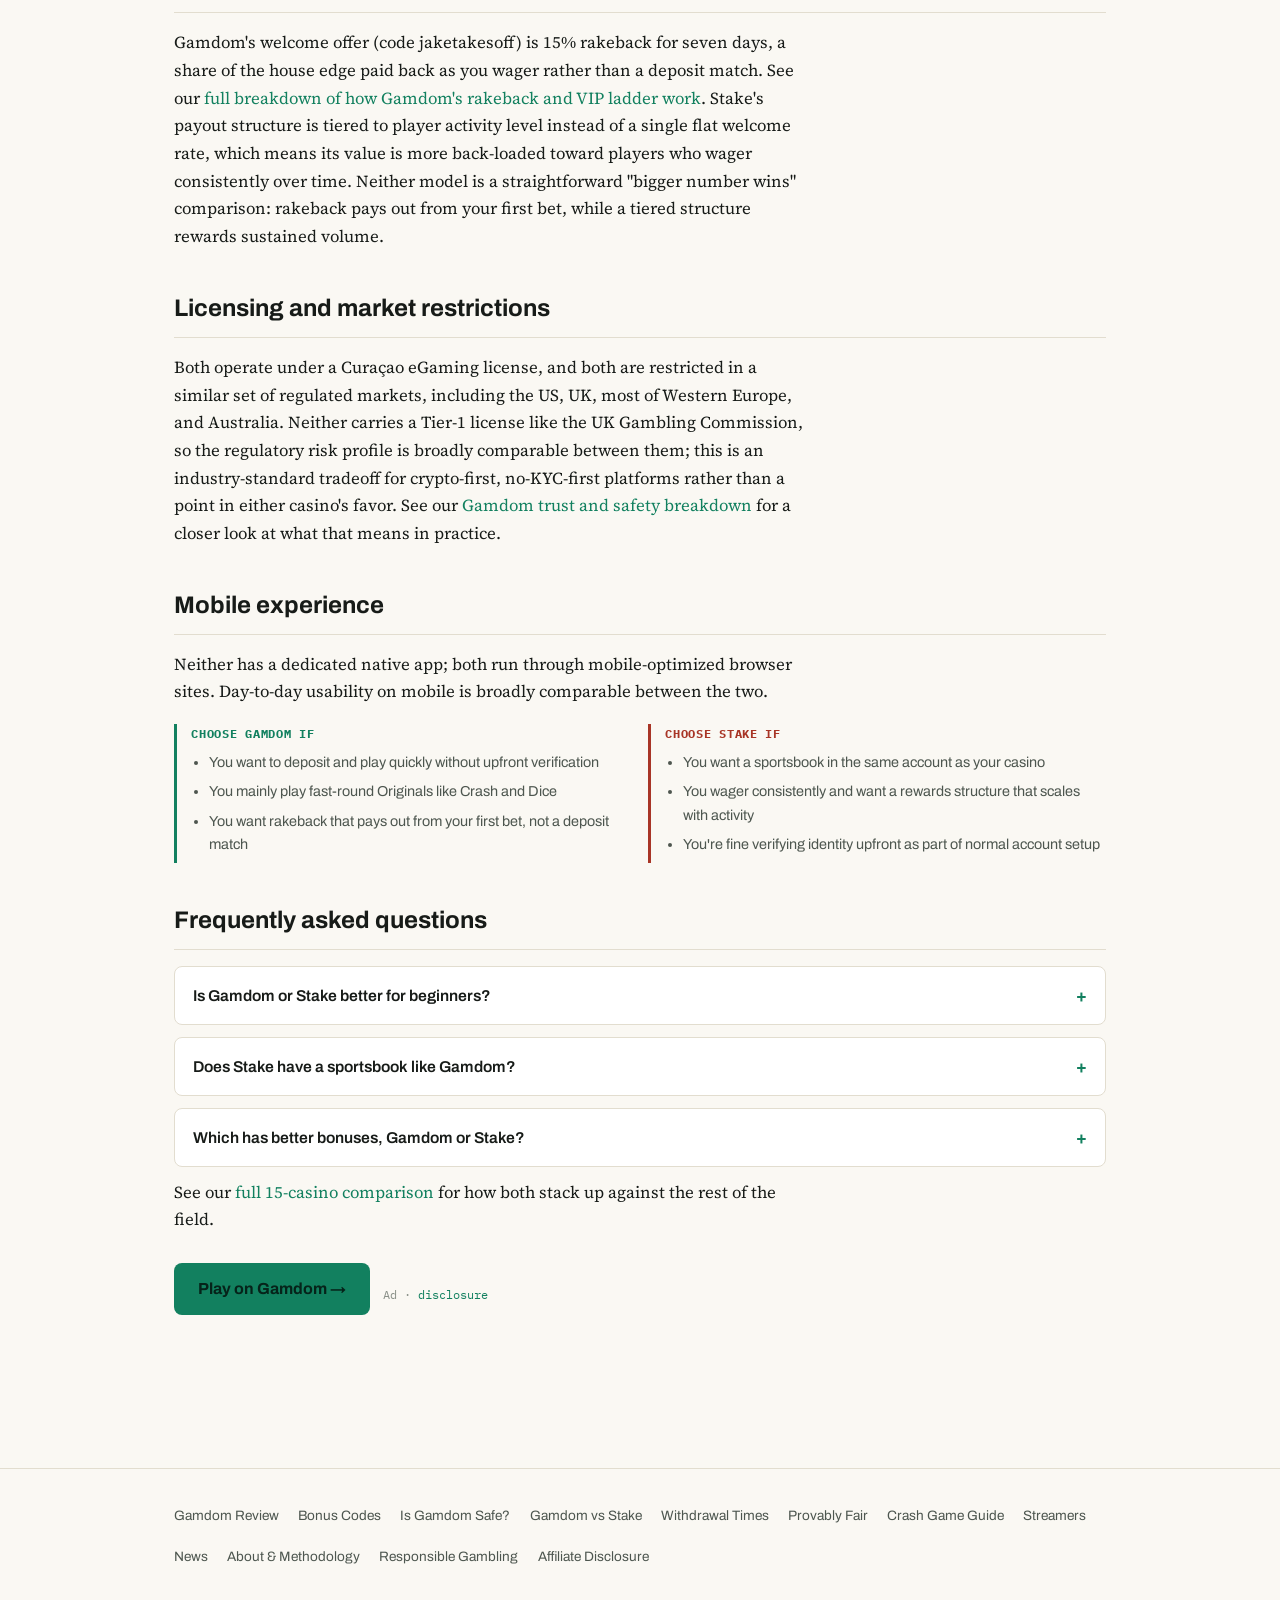
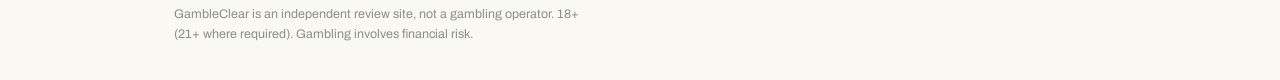
<file: gamdom-vs-stake.html>
<!doctype html>
<html lang="en">
<head>
<meta charset="utf-8">
<meta name="viewport" content="width=device-width, initial-scale=1">
<title>Gamdom vs Stake 2026: Which Crypto Casino Should You Choose? | GambleClear</title>
<meta name="description" content="Gamdom vs Stake compared head-to-head: KYC policy, game selection, rakeback vs deposit bonuses, and which one fits your kind of play.">
<link rel="canonical" href="https://gambleclear.com/gamdom-vs-stake.html">
<meta name="robots" content="index,follow">
<meta property="og:type" content="website">
<meta property="og:site_name" content="GambleClear">
<meta property="og:url" content="https://gambleclear.com/gamdom-vs-stake.html">
<meta property="og:title" content="Gamdom vs Stake 2026: Which Crypto Casino Should You Choose? | GambleClear">
<meta property="og:description" content="Gamdom vs Stake compared head-to-head: KYC policy, game selection, rakeback vs deposit bonuses, and which one fits your kind of play.">
<meta property="og:image" content="https://gambleclear.com/assets/og/gambleclear-og.png">
<meta property="og:image:width" content="1200">
<meta property="og:image:height" content="630">
<meta name="twitter:card" content="summary_large_image">
<meta name="twitter:title" content="Gamdom vs Stake 2026: Which Crypto Casino Should You Choose? | GambleClear">
<meta name="twitter:description" content="Gamdom vs Stake compared head-to-head: KYC policy, game selection, rakeback vs deposit bonuses, and which one fits your kind of play.">
<meta name="twitter:image" content="https://gambleclear.com/assets/og/gambleclear-og.png">

<link rel="stylesheet" href="assets/style.css?v=4">
<link rel="icon" href="assets/icons/favicon.ico" sizes="any">
<link rel="icon" type="image/png" sizes="32x32" href="assets/icons/icon-32.png">
<link rel="icon" type="image/png" sizes="16x16" href="assets/icons/icon-16.png">
<link rel="apple-touch-icon" sizes="180x180" href="assets/icons/icon-180.png">
<link rel="icon" type="image/png" sizes="192x192" href="assets/icons/icon-192.png">

<script type="application/ld+json">
{
  "@context": "https://schema.org",
  "@type": "Article",
  "headline": "Gamdom vs Stake 2026: Which Crypto Casino Should You Choose? | GambleClear",
  "description": "Gamdom vs Stake compared head-to-head: KYC policy, game selection, rakeback vs deposit bonuses, and which one fits your kind of play.",
  "url": "https://gambleclear.com/gamdom-vs-stake.html",
  "publisher": { "@type": "Organization", "name": "GambleClear" }
}
</script>
<script type="application/ld+json">
{
  "@context": "https://schema.org",
  "@type": "FAQPage",
  "mainEntity": [
    {"@type": "Question", "name": "Is Gamdom or Stake better for beginners?", "acceptedAnswer": {"@type": "Answer", "text": "Gamdom's no-KYC-first approach and simple Originals lineup (Crash, Dice, Hilo) make it the more approachable starting point for players who want to deposit and play quickly."}},
    {"@type": "Question", "name": "Does Stake have a sportsbook like Gamdom?", "acceptedAnswer": {"@type": "Answer", "text": "Stake runs a full sportsbook alongside its casino. Gamdom is casino-focused, without an integrated sportsbook."}},
    {"@type": "Question", "name": "Which has better bonuses, Gamdom or Stake?", "acceptedAnswer": {"@type": "Answer", "text": "They use different models rather than one being objectively better: Gamdom leads with ongoing rakeback (a percentage of house edge returned as you play), while Stake's structure is tiered to player activity level. Which is worth more depends on how much and how often you play."}}
  ]
}
</script>
</head>
<body>
<header class="site">
  <div class="bar">
    <a class="brand" href="index.html"><span class="dot"></span>GambleClear</a>
    <nav class="mainnav" id="mainnav">
      <div class="navgroup">
        <button type="button" class="navgroup-btn" aria-expanded="false">Reviews</button>
        <div class="navgroup-panel">
          <div class="navgroup-panel-inner">
            <span class="navgroup-title">Reviews</span>
            <a href="gamdom-review.html">Gamdom Review</a>
            <a href="gamdom-bonus-codes.html">Bonus Codes</a>
            <a href="gamdom-safe-legit.html">Is Gamdom Safe?</a>
          </div>
        </div>
      </div>
      <div class="navgroup">
        <button type="button" class="navgroup-btn" aria-expanded="false">Compare</button>
        <div class="navgroup-panel">
          <div class="navgroup-panel-inner">
            <span class="navgroup-title">Compare</span>
            <a href="best-crypto-casinos.html">Best Casinos</a>
            <a href="gamdom-vs-stake.html">Gamdom vs Stake</a>
          </div>
        </div>
      </div>
      <div class="navgroup">
        <button type="button" class="navgroup-btn" aria-expanded="false">Guides</button>
        <div class="navgroup-panel">
          <div class="navgroup-panel-inner">
            <span class="navgroup-title">Guides</span>
            <a href="crypto-deposit-withdrawal-guide.html">Deposits &amp; Withdrawals</a>
            <a href="gamdom-withdrawal-times.html">Withdrawal Times</a>
            <a href="provably-fair-explained.html">Provably Fair</a>
            <a href="gamdom-crash-game-guide.html">Crash Game Guide</a>
          </div>
        </div>
      </div>
      <a href="crypto-casino-streamers.html">Streamers</a>
      <a href="news.html">News</a>
      <a href="about.html">About</a>
    </nav>
    <button type="button" class="nav-toggle" id="navToggle" aria-expanded="false" aria-controls="mainnav" aria-label="Menu">
      <span></span><span></span><span></span>
    </button>
  </div>
</header>

<main>
  <div class="wrap">
    <span class="eyebrow">Head-to-Head</span>
    <h1>Gamdom vs Stake: Which One Should You Actually Play On?</h1>
    <p class="byline">Last updated: 2026 · Compiled from each operator's published terms and help documentation</p>

    <p>Gamdom and Stake sit at the top of most crypto casino shortlists, but they're built around different priorities. Gamdom leans into a fast, no-KYC-first, Originals-heavy experience; Stake pairs a large casino with a full sportsbook and a tiered rewards structure. Here's how they actually differ where it matters.</p>

    <div class="banner-row">
      <a class="banner-ad" href="https://gamdom.com/r/jaketakesoff?utm_source=gambleclear&utm_medium=affiliate&utm_campaign=gamdom-vs-stake" rel="sponsored noopener" target="_blank"><img src="assets/logos/gamdom-rakeback-banner.png" alt="Gamdom.com - 15% rakeback for 7 days with code jaketakesoff" width="180" height="180" loading="lazy"></a>
      <a class="cta" href="https://gamdom.com/r/jaketakesoff?utm_source=gambleclear&utm_medium=affiliate&utm_campaign=gamdom-vs-stake" rel="sponsored noopener" target="_blank">Get 15% rakeback on Gamdom →</a>
    </div>
    <span class="disclosure-note">Ad · <a href="affiliate-disclosure.html">disclosure</a></span>

    <h2>Quick verdict</h2>
    <div class="rank-list">
      <div class="rank-card pick">
        <span class="badge">Pick</span>
        <div class="name-wrap"><span class="name">Gamdom</span></div>
        <p class="desc">Best if you want fast, no-KYC-first deposits and a focused Originals lineup (Crash, Dice, Hilo).</p>
      </div>
      <div class="rank-card">
        <span class="badge">Pick</span>
        <div class="name-wrap"><span class="name">Stake</span></div>
        <p class="desc">Best if you want a casino and a full sportsbook under one account.</p>
      </div>
    </div>

    <h2>KYC and account verification</h2>
    <p>Gamdom takes a no-KYC-first approach: deposit and play are generally available without upfront identity verification, though it can still be triggered at larger withdrawal amounts or by risk review. Stake typically requires identity verification as part of normal account use, particularly around withdrawals. If minimizing upfront friction is your priority, Gamdom is the more permissive starting point; if you'd rather verify once and not think about it again, Stake's approach front-loads that step.</p>

    <h2>Games: Originals vs. sportsbook-plus-casino</h2>
    <p>Gamdom's identity is its in-house Originals: Crash, Dice, and Hilo, all running on the same provably fair seed-and-hash system, alongside a slots and live-dealer library. Stake carries a broad casino library too, but its defining feature is a full sportsbook integrated into the same account, letting you move between casino games and sports betting without switching platforms. If sports betting matters to you at all, that's a real differentiator Gamdom doesn't offer.</p>

    <h2>Bonuses: rakeback vs. tiered activity rewards</h2>
    <p>Gamdom's welcome offer (code jaketakesoff) is 15% rakeback for seven days, a share of the house edge paid back as you wager rather than a deposit match. See our <a href="gamdom-bonus-codes.html">full breakdown of how Gamdom's rakeback and VIP ladder work</a>. Stake's payout structure is tiered to player activity level instead of a single flat welcome rate, which means its value is more back-loaded toward players who wager consistently over time. Neither model is a straightforward "bigger number wins" comparison: rakeback pays out from your first bet, while a tiered structure rewards sustained volume.</p>

    <h2>Licensing and market restrictions</h2>
    <p>Both operate under a Curaçao eGaming license, and both are restricted in a similar set of regulated markets, including the US, UK, most of Western Europe, and Australia. Neither carries a Tier-1 license like the UK Gambling Commission, so the regulatory risk profile is broadly comparable between them; this is an industry-standard tradeoff for crypto-first, no-KYC-first platforms rather than a point in either casino's favor. See our <a href="gamdom-safe-legit.html">Gamdom trust and safety breakdown</a> for a closer look at what that means in practice.</p>

    <h2>Mobile experience</h2>
    <p>Neither has a dedicated native app; both run through mobile-optimized browser sites. Day-to-day usability on mobile is broadly comparable between the two.</p>

    <div class="proscons">
      <div class="pros"><h4>Choose Gamdom if</h4><ul>
        <li>You want to deposit and play quickly without upfront verification</li>
        <li>You mainly play fast-round Originals like Crash and Dice</li>
        <li>You want rakeback that pays out from your first bet, not a deposit match</li>
      </ul></div>
      <div class="cons"><h4>Choose Stake if</h4><ul>
        <li>You want a sportsbook in the same account as your casino</li>
        <li>You wager consistently and want a rewards structure that scales with activity</li>
        <li>You're fine verifying identity upfront as part of normal account setup</li>
      </ul></div>
    </div>

    <h2>Frequently asked questions</h2>
    <details class="faq"><summary>Is Gamdom or Stake better for beginners?</summary><p>Gamdom's no-KYC-first approach and simple Originals lineup (Crash, Dice, Hilo) make it the more approachable starting point for players who want to deposit and play quickly.</p></details>
    <details class="faq"><summary>Does Stake have a sportsbook like Gamdom?</summary><p>Stake runs a full sportsbook alongside its casino. Gamdom is casino-focused, without an integrated sportsbook.</p></details>
    <details class="faq"><summary>Which has better bonuses, Gamdom or Stake?</summary><p>They use different models rather than one being objectively better: Gamdom leads with ongoing rakeback (a percentage of house edge returned as you play), while Stake's structure is tiered to player activity level. Which is worth more depends on how much and how often you play.</p></details>

    <p>See our <a href="best-crypto-casinos.html">full 15-casino comparison</a> for how both stack up against the rest of the field.</p>

    <div class="cta-row">
      <a class="cta" href="https://gamdom.com/r/jaketakesoff?utm_source=gambleclear&utm_medium=affiliate&utm_campaign=gamdom-vs-stake" rel="sponsored noopener" target="_blank">Play on Gamdom →</a>
      <span class="disclosure-note">Ad · <a href="affiliate-disclosure.html">disclosure</a></span>
    </div>
  </div>
</main>

<footer class="site">
  <div class="wrap">
    <nav>
      <a href="gamdom-review.html">Gamdom Review</a>
      <a href="gamdom-bonus-codes.html">Bonus Codes</a>
      <a href="gamdom-safe-legit.html">Is Gamdom Safe?</a>
      <a href="gamdom-vs-stake.html">Gamdom vs Stake</a>
      <a href="gamdom-withdrawal-times.html">Withdrawal Times</a>
      <a href="provably-fair-explained.html">Provably Fair</a>
      <a href="gamdom-crash-game-guide.html">Crash Game Guide</a>
      <a href="crypto-casino-streamers.html">Streamers</a>
      <a href="news.html">News</a>
      <a href="about.html">About &amp; Methodology</a>
      <a href="responsible-gambling.html">Responsible Gambling</a>
      <a href="affiliate-disclosure.html">Affiliate Disclosure</a>
    </nav>
    <p>GambleClear is an independent review site, not a gambling operator. 18+ (21+ where required). Gambling involves financial risk.</p>
  </div>
</footer>
<script src="assets/nav.js?v=4"></script>
</body>
</html>
</file>
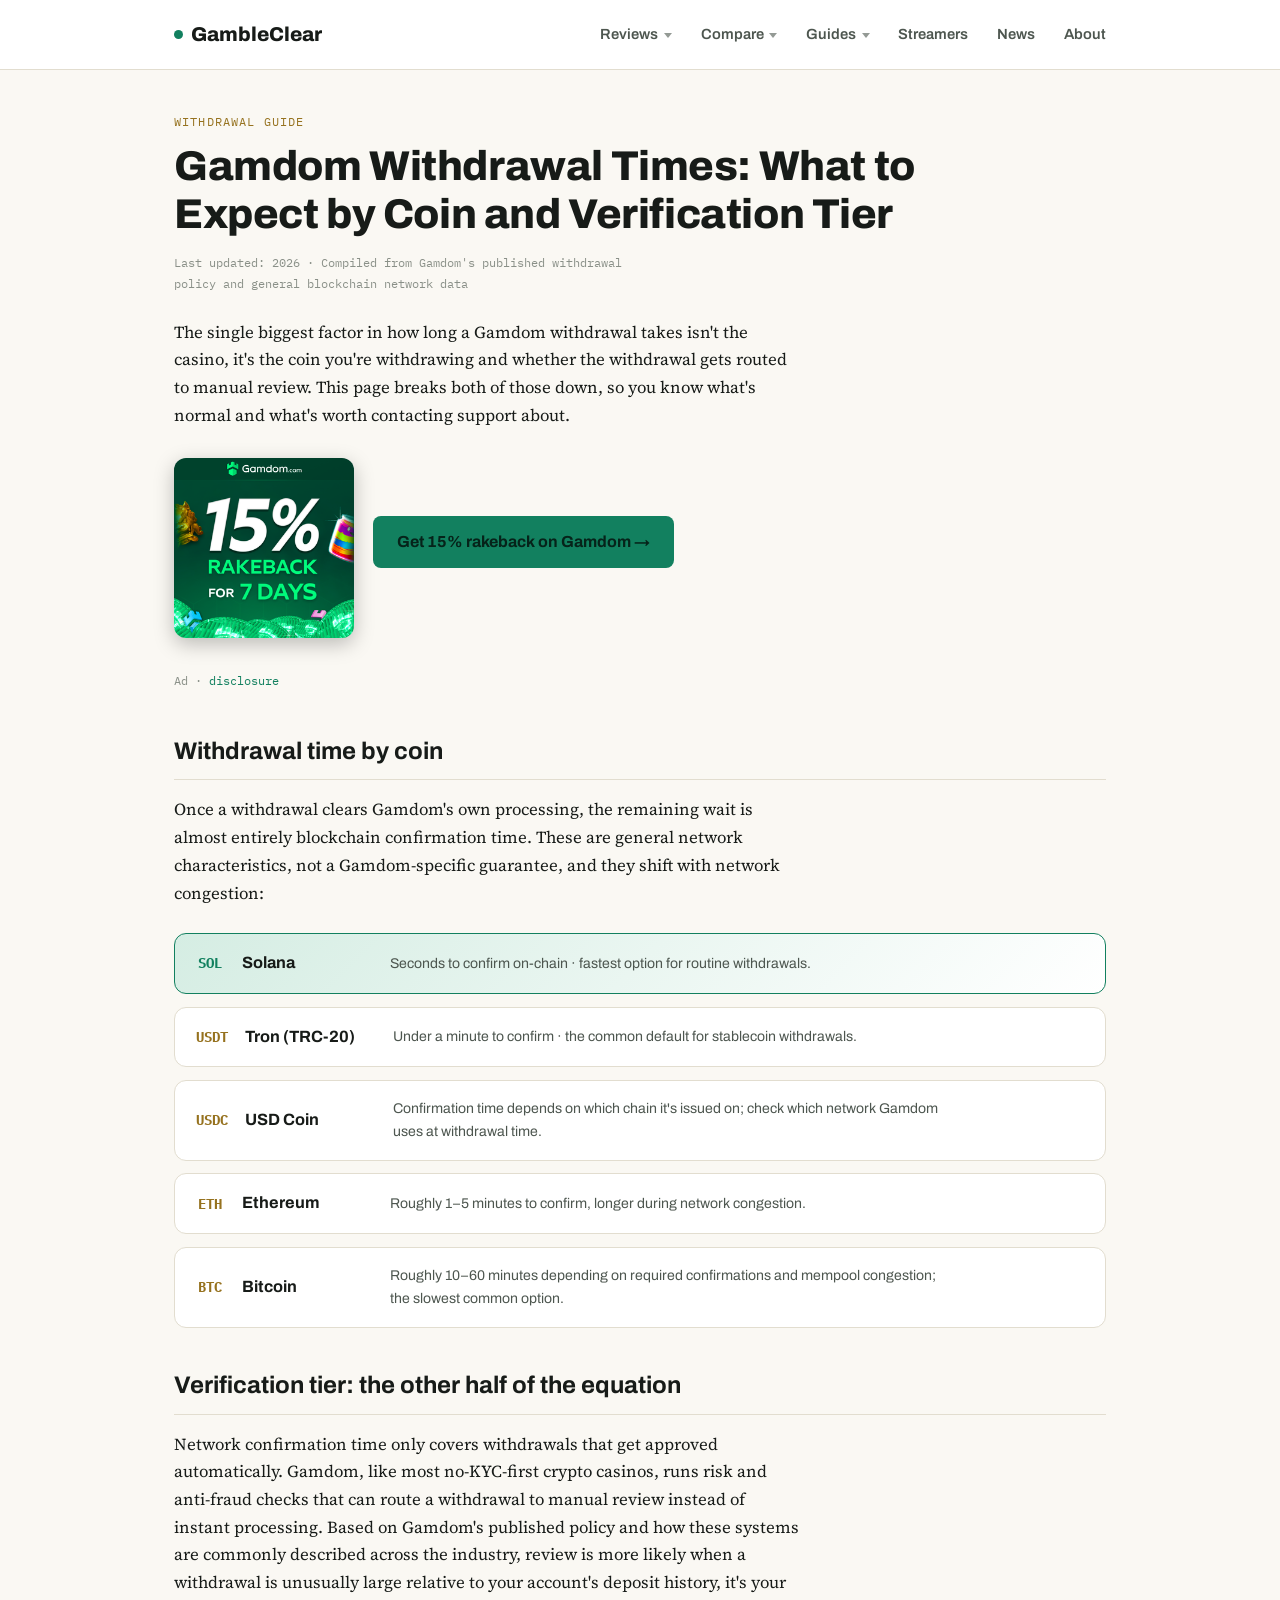
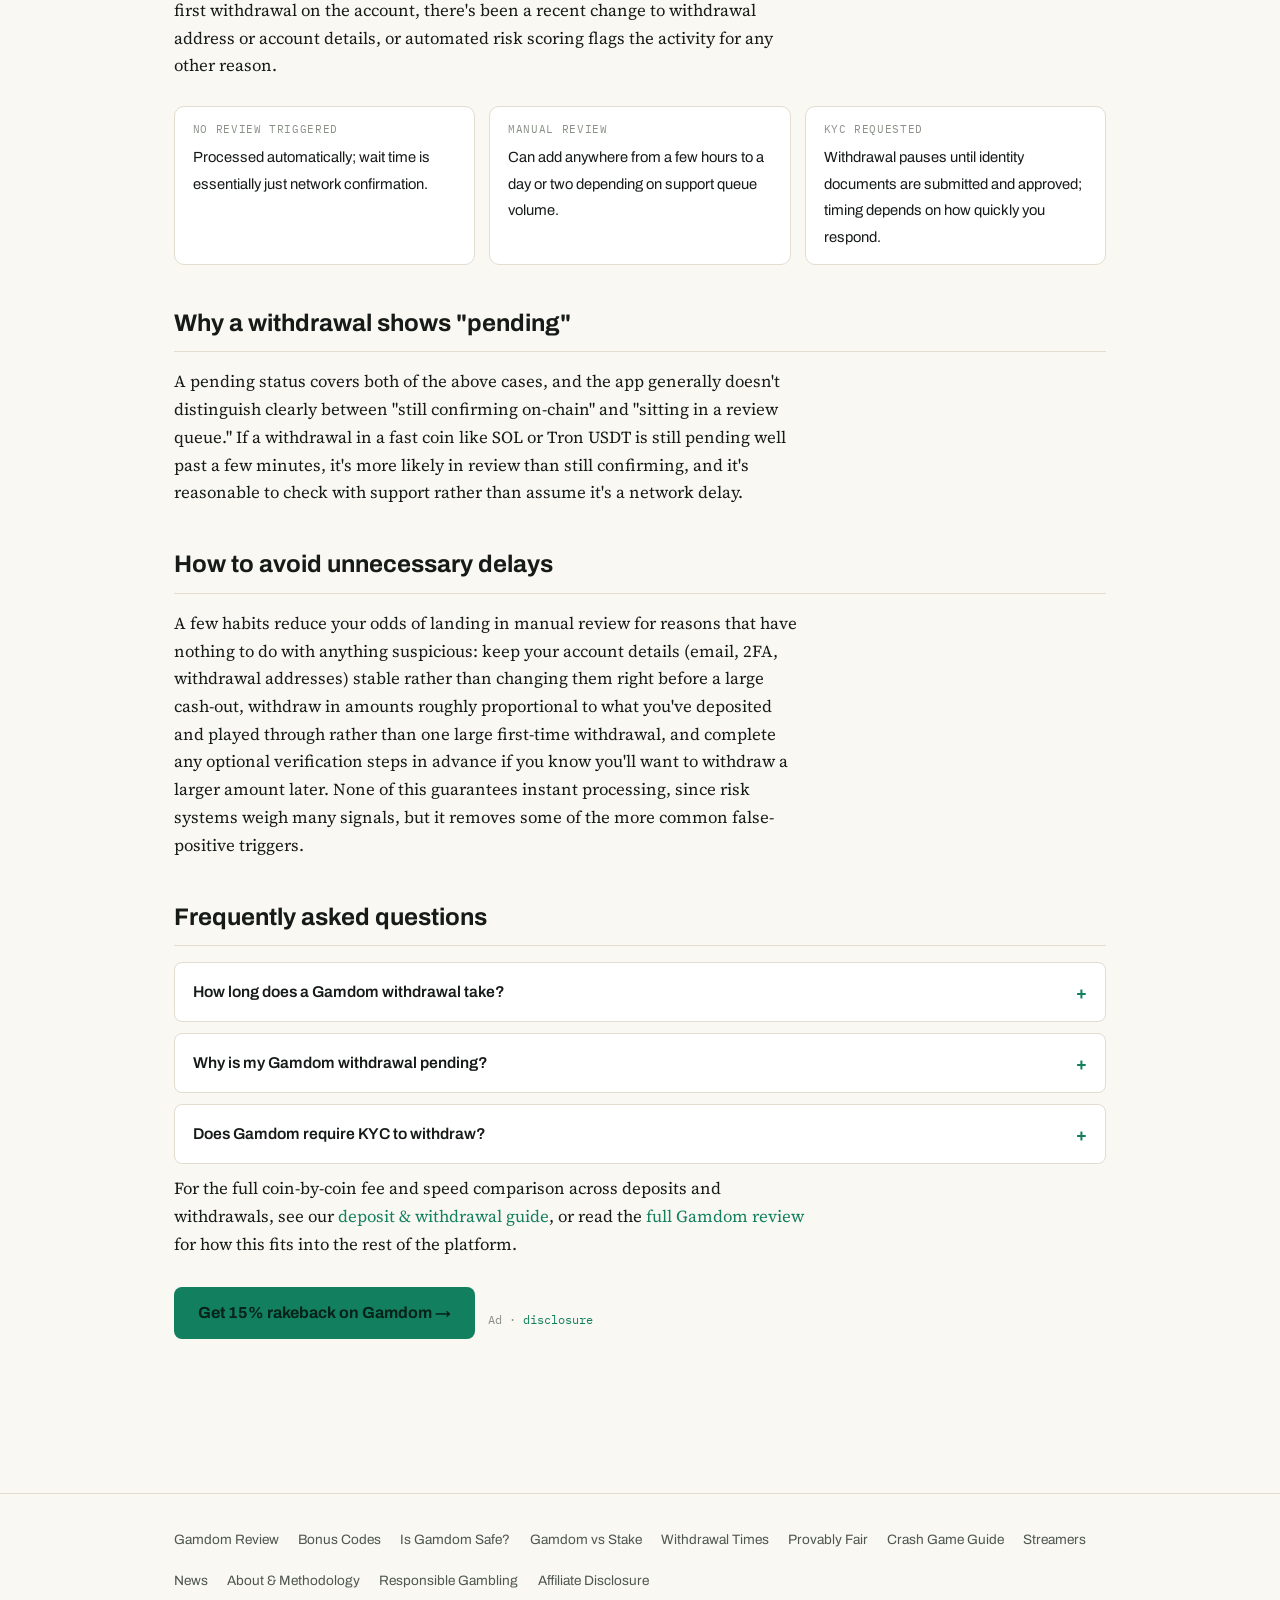
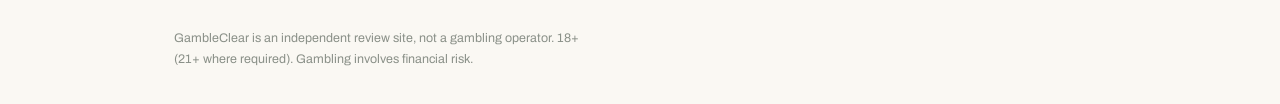
<file: gamdom-withdrawal-times.html>
<!doctype html>
<html lang="en">
<head>
<meta charset="utf-8">
<meta name="viewport" content="width=device-width, initial-scale=1">
<title>Gamdom Withdrawal Times 2026: By Coin &amp; Verification Tier | GambleClear</title>
<meta name="description" content="How long Gamdom withdrawals actually take, broken down by cryptocurrency and verification tier, plus what triggers manual review and how to avoid delays.">
<link rel="canonical" href="https://gambleclear.com/gamdom-withdrawal-times.html">
<meta name="robots" content="index,follow">
<meta property="og:type" content="website">
<meta property="og:site_name" content="GambleClear">
<meta property="og:url" content="https://gambleclear.com/gamdom-withdrawal-times.html">
<meta property="og:title" content="Gamdom Withdrawal Times 2026: By Coin &amp; Verification Tier | GambleClear">
<meta property="og:description" content="How long Gamdom withdrawals actually take, broken down by cryptocurrency and verification tier, plus what triggers manual review and how to avoid delays.">
<meta property="og:image" content="https://gambleclear.com/assets/og/gambleclear-og.png">
<meta property="og:image:width" content="1200">
<meta property="og:image:height" content="630">
<meta name="twitter:card" content="summary_large_image">
<meta name="twitter:title" content="Gamdom Withdrawal Times 2026: By Coin &amp; Verification Tier | GambleClear">
<meta name="twitter:description" content="How long Gamdom withdrawals actually take, broken down by cryptocurrency and verification tier, plus what triggers manual review and how to avoid delays.">
<meta name="twitter:image" content="https://gambleclear.com/assets/og/gambleclear-og.png">

<link rel="stylesheet" href="assets/style.css?v=4">
<link rel="icon" href="assets/icons/favicon.ico" sizes="any">
<link rel="icon" type="image/png" sizes="32x32" href="assets/icons/icon-32.png">
<link rel="icon" type="image/png" sizes="16x16" href="assets/icons/icon-16.png">
<link rel="apple-touch-icon" sizes="180x180" href="assets/icons/icon-180.png">
<link rel="icon" type="image/png" sizes="192x192" href="assets/icons/icon-192.png">

<script type="application/ld+json">
{
  "@context": "https://schema.org",
  "@type": "Article",
  "headline": "Gamdom Withdrawal Times 2026: By Coin & Verification Tier",
  "description": "How long Gamdom withdrawals actually take, broken down by cryptocurrency and verification tier, plus what triggers manual review and how to avoid delays.",
  "url": "https://gambleclear.com/gamdom-withdrawal-times.html",
  "publisher": { "@type": "Organization", "name": "GambleClear" }
}
</script>
<script type="application/ld+json">
{
  "@context": "https://schema.org",
  "@type": "FAQPage",
  "mainEntity": [
    {"@type": "Question", "name": "How long does a Gamdom withdrawal take?", "acceptedAnswer": {"@type": "Answer", "text": "Routine crypto withdrawals that pass automated checks are typically processed quickly, with the coin's own network confirmation time (seconds for SOL and Tron USDT, up to an hour for BTC) usually the biggest factor. Withdrawals flagged for manual review can take longer, from a few hours up to a day or two depending on queue volume."}},
    {"@type": "Question", "name": "Why is my Gamdom withdrawal pending?", "acceptedAnswer": {"@type": "Answer", "text": "A pending status usually means the withdrawal is either waiting on blockchain network confirmations or has been routed to manual/risk review, which can happen for larger amounts, first-time withdrawals, or unusual account activity. Check the current status in your account and contact support if it sits pending well beyond the coin's normal confirmation window."}},
    {"@type": "Question", "name": "Does Gamdom require KYC to withdraw?", "acceptedAnswer": {"@type": "Answer", "text": "Gamdom allows no-KYC play and withdrawal up to certain limits, with identity verification typically requested above a threshold or when risk systems flag an account. Exact thresholds change, so check your account's current status before a large withdrawal."}}
  ]
}
</script>
</head>
<body>
<header class="site">
  <div class="bar">
    <a class="brand" href="index.html"><span class="dot"></span>GambleClear</a>
    <nav class="mainnav" id="mainnav">
      <div class="navgroup">
        <button type="button" class="navgroup-btn" aria-expanded="false">Reviews</button>
        <div class="navgroup-panel">
          <div class="navgroup-panel-inner">
            <span class="navgroup-title">Reviews</span>
            <a href="gamdom-review.html">Gamdom Review</a>
            <a href="gamdom-bonus-codes.html">Bonus Codes</a>
            <a href="gamdom-safe-legit.html">Is Gamdom Safe?</a>
          </div>
        </div>
      </div>
      <div class="navgroup">
        <button type="button" class="navgroup-btn" aria-expanded="false">Compare</button>
        <div class="navgroup-panel">
          <div class="navgroup-panel-inner">
            <span class="navgroup-title">Compare</span>
            <a href="best-crypto-casinos.html">Best Casinos</a>
            <a href="gamdom-vs-stake.html">Gamdom vs Stake</a>
          </div>
        </div>
      </div>
      <div class="navgroup">
        <button type="button" class="navgroup-btn" aria-expanded="false">Guides</button>
        <div class="navgroup-panel">
          <div class="navgroup-panel-inner">
            <span class="navgroup-title">Guides</span>
            <a href="crypto-deposit-withdrawal-guide.html">Deposits &amp; Withdrawals</a>
            <a href="gamdom-withdrawal-times.html">Withdrawal Times</a>
            <a href="provably-fair-explained.html">Provably Fair</a>
            <a href="gamdom-crash-game-guide.html">Crash Game Guide</a>
          </div>
        </div>
      </div>
      <a href="crypto-casino-streamers.html">Streamers</a>
      <a href="news.html">News</a>
      <a href="about.html">About</a>
    </nav>
    <button type="button" class="nav-toggle" id="navToggle" aria-expanded="false" aria-controls="mainnav" aria-label="Menu">
      <span></span><span></span><span></span>
    </button>
  </div>
</header>

<main>
  <div class="wrap">
    <span class="eyebrow">Withdrawal Guide</span>
    <h1>Gamdom Withdrawal Times: What to Expect by Coin and Verification Tier</h1>
    <p class="byline">Last updated: 2026 · Compiled from Gamdom's published withdrawal policy and general blockchain network data</p>

    <p>The single biggest factor in how long a Gamdom withdrawal takes isn't the casino, it's the coin you're withdrawing and whether the withdrawal gets routed to manual review. This page breaks both of those down, so you know what's normal and what's worth contacting support about.</p>

    <div class="banner-row">
      <a class="banner-ad" href="https://gamdom.com/r/jaketakesoff?utm_source=gambleclear&utm_medium=affiliate&utm_campaign=gamdom-withdrawal-times" rel="sponsored noopener" target="_blank"><img src="assets/logos/gamdom-rakeback-banner.png" alt="Gamdom.com - 15% rakeback for 7 days with code jaketakesoff" width="180" height="180" loading="lazy"></a>
      <a class="cta" href="https://gamdom.com/r/jaketakesoff?utm_source=gambleclear&utm_medium=affiliate&utm_campaign=gamdom-withdrawal-times" rel="sponsored noopener" target="_blank">Get 15% rakeback on Gamdom →</a>
    </div>
    <span class="disclosure-note">Ad · <a href="affiliate-disclosure.html">disclosure</a></span>

    <h2>Withdrawal time by coin</h2>
    <p>Once a withdrawal clears Gamdom's own processing, the remaining wait is almost entirely blockchain confirmation time. These are general network characteristics, not a Gamdom-specific guarantee, and they shift with network congestion:</p>
    <div class="rank-list">
      <div class="rank-card pick">
        <span class="badge">SOL</span>
        <div class="name-wrap"><span class="name">Solana</span></div>
        <p class="desc">Seconds to confirm on-chain · fastest option for routine withdrawals.</p>
      </div>
      <div class="rank-card">
        <span class="badge">USDT</span>
        <div class="name-wrap"><span class="name">Tron (TRC-20)</span></div>
        <p class="desc">Under a minute to confirm · the common default for stablecoin withdrawals.</p>
      </div>
      <div class="rank-card">
        <span class="badge">USDC</span>
        <div class="name-wrap"><span class="name">USD Coin</span></div>
        <p class="desc">Confirmation time depends on which chain it's issued on; check which network Gamdom uses at withdrawal time.</p>
      </div>
      <div class="rank-card">
        <span class="badge">ETH</span>
        <div class="name-wrap"><span class="name">Ethereum</span></div>
        <p class="desc">Roughly 1–5 minutes to confirm, longer during network congestion.</p>
      </div>
      <div class="rank-card">
        <span class="badge">BTC</span>
        <div class="name-wrap"><span class="name">Bitcoin</span></div>
        <p class="desc">Roughly 10–60 minutes depending on required confirmations and mempool congestion; the slowest common option.</p>
      </div>
    </div>

    <h2>Verification tier: the other half of the equation</h2>
    <p>Network confirmation time only covers withdrawals that get approved automatically. Gamdom, like most no-KYC-first crypto casinos, runs risk and anti-fraud checks that can route a withdrawal to manual review instead of instant processing. Based on Gamdom's published policy and how these systems are commonly described across the industry, review is more likely when a withdrawal is unusually large relative to your account's deposit history, it's your first withdrawal on the account, there's been a recent change to withdrawal address or account details, or automated risk scoring flags the activity for any other reason.</p>
    <div class="spec-grid">
      <div class="spec-item"><span class="k">No review triggered</span><span class="v">Processed automatically; wait time is essentially just network confirmation.</span></div>
      <div class="spec-item"><span class="k">Manual review</span><span class="v">Can add anywhere from a few hours to a day or two depending on support queue volume.</span></div>
      <div class="spec-item"><span class="k">KYC requested</span><span class="v">Withdrawal pauses until identity documents are submitted and approved; timing depends on how quickly you respond.</span></div>
    </div>

    <h2>Why a withdrawal shows "pending"</h2>
    <p>A pending status covers both of the above cases, and the app generally doesn't distinguish clearly between "still confirming on-chain" and "sitting in a review queue." If a withdrawal in a fast coin like SOL or Tron USDT is still pending well past a few minutes, it's more likely in review than still confirming, and it's reasonable to check with support rather than assume it's a network delay.</p>

    <h2>How to avoid unnecessary delays</h2>
    <p>A few habits reduce your odds of landing in manual review for reasons that have nothing to do with anything suspicious: keep your account details (email, 2FA, withdrawal addresses) stable rather than changing them right before a large cash-out, withdraw in amounts roughly proportional to what you've deposited and played through rather than one large first-time withdrawal, and complete any optional verification steps in advance if you know you'll want to withdraw a larger amount later. None of this guarantees instant processing, since risk systems weigh many signals, but it removes some of the more common false-positive triggers.</p>

    <h2>Frequently asked questions</h2>
    <details class="faq"><summary>How long does a Gamdom withdrawal take?</summary><p>Routine crypto withdrawals that pass automated checks are typically processed quickly, with the coin's own network confirmation time (seconds for SOL and Tron USDT, up to an hour for BTC) usually the biggest factor. Withdrawals flagged for manual review can take longer, from a few hours up to a day or two depending on queue volume.</p></details>
    <details class="faq"><summary>Why is my Gamdom withdrawal pending?</summary><p>A pending status usually means the withdrawal is either waiting on blockchain network confirmations or has been routed to manual/risk review, which can happen for larger amounts, first-time withdrawals, or unusual account activity. Check the current status in your account and contact support if it sits pending well beyond the coin's normal confirmation window.</p></details>
    <details class="faq"><summary>Does Gamdom require KYC to withdraw?</summary><p>Gamdom allows no-KYC play and withdrawal up to certain limits, with identity verification typically requested above a threshold or when risk systems flag an account. Exact thresholds change, so check your account's current status before a large withdrawal.</p></details>

    <p>For the full coin-by-coin fee and speed comparison across deposits and withdrawals, see our <a href="crypto-deposit-withdrawal-guide.html">deposit &amp; withdrawal guide</a>, or read the <a href="gamdom-review.html">full Gamdom review</a> for how this fits into the rest of the platform.</p>

    <div class="cta-row">
      <a class="cta" href="https://gamdom.com/r/jaketakesoff?utm_source=gambleclear&utm_medium=affiliate&utm_campaign=gamdom-withdrawal-times" rel="sponsored noopener" target="_blank">Get 15% rakeback on Gamdom →</a>
      <span class="disclosure-note">Ad · <a href="affiliate-disclosure.html">disclosure</a></span>
    </div>
  </div>
</main>

<footer class="site">
  <div class="wrap">
    <nav>
      <a href="gamdom-review.html">Gamdom Review</a>
      <a href="gamdom-bonus-codes.html">Bonus Codes</a>
      <a href="gamdom-safe-legit.html">Is Gamdom Safe?</a>
      <a href="gamdom-vs-stake.html">Gamdom vs Stake</a>
      <a href="gamdom-withdrawal-times.html">Withdrawal Times</a>
      <a href="provably-fair-explained.html">Provably Fair</a>
      <a href="gamdom-crash-game-guide.html">Crash Game Guide</a>
      <a href="crypto-casino-streamers.html">Streamers</a>
      <a href="news.html">News</a>
      <a href="about.html">About &amp; Methodology</a>
      <a href="responsible-gambling.html">Responsible Gambling</a>
      <a href="affiliate-disclosure.html">Affiliate Disclosure</a>
    </nav>
    <p>GambleClear is an independent review site, not a gambling operator. 18+ (21+ where required). Gambling involves financial risk.</p>
  </div>
</footer>
<script src="assets/nav.js?v=4"></script>
</body>
</html>
</file>
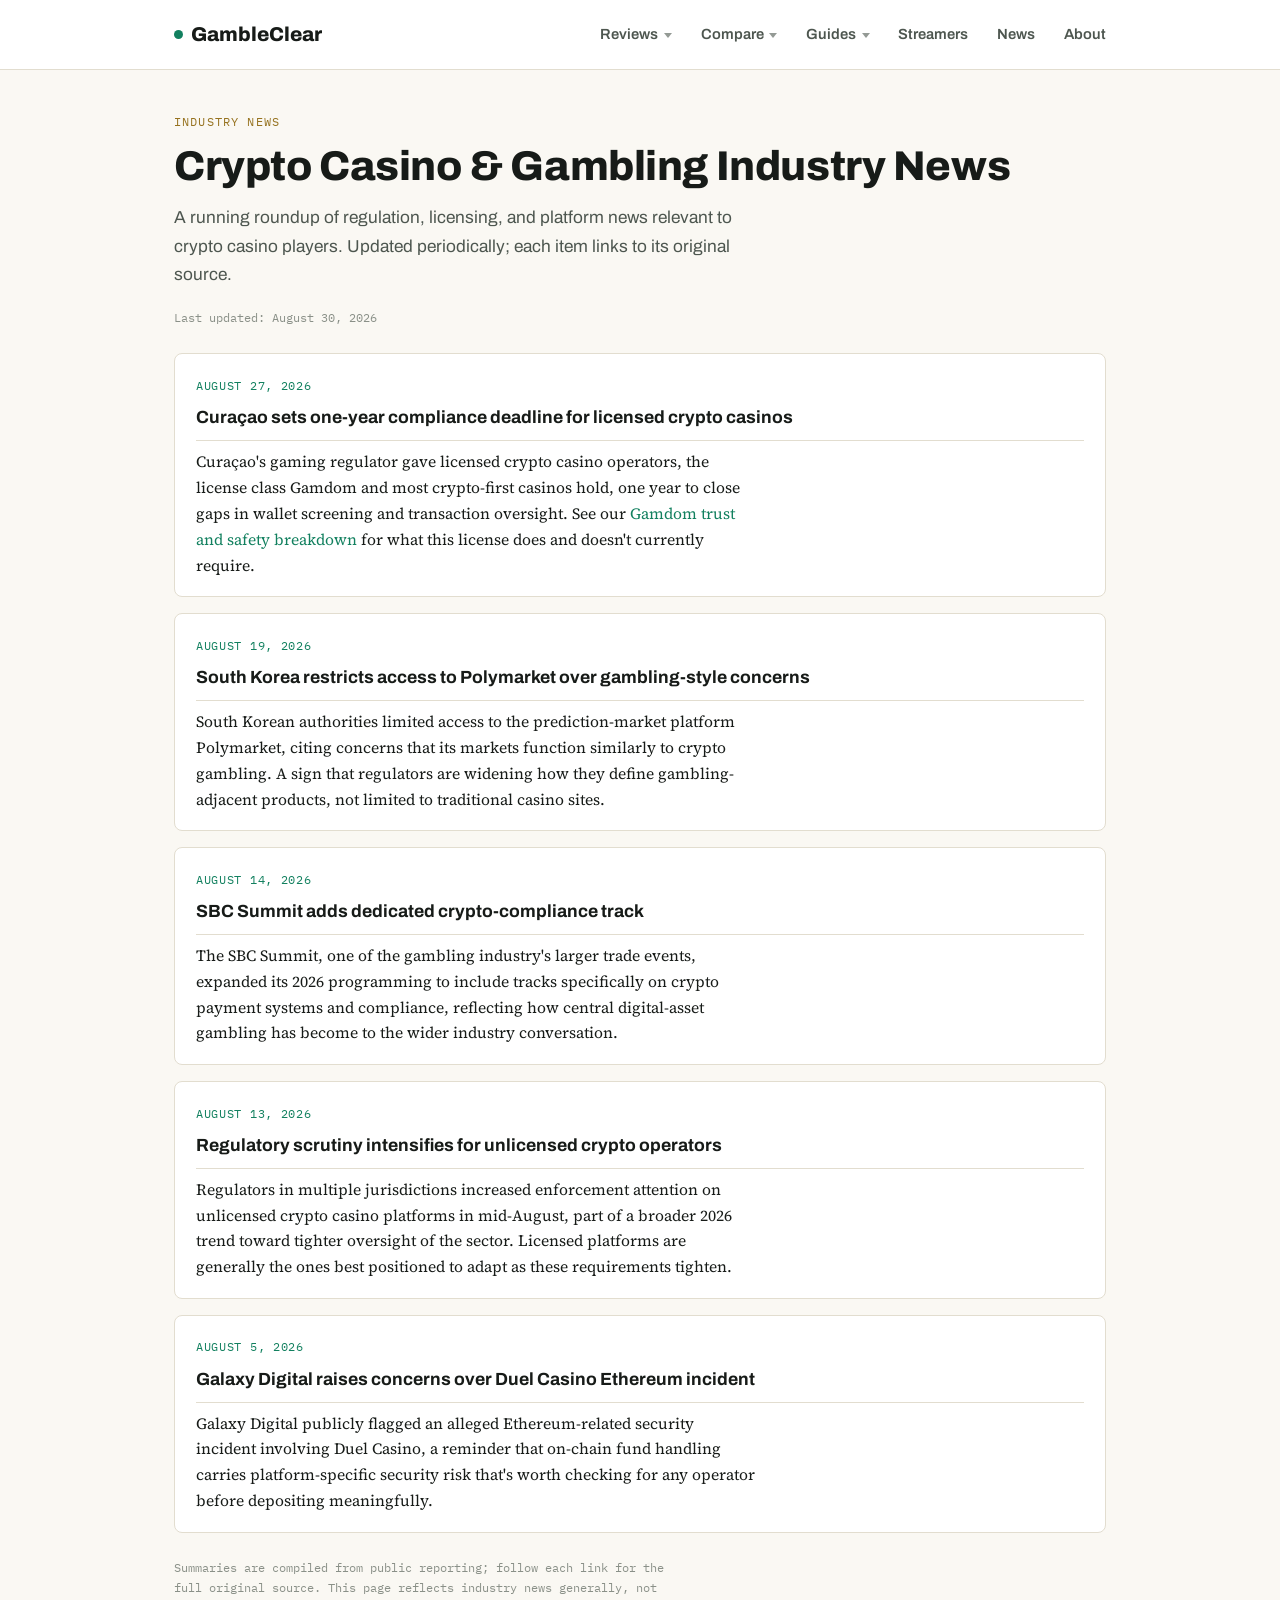
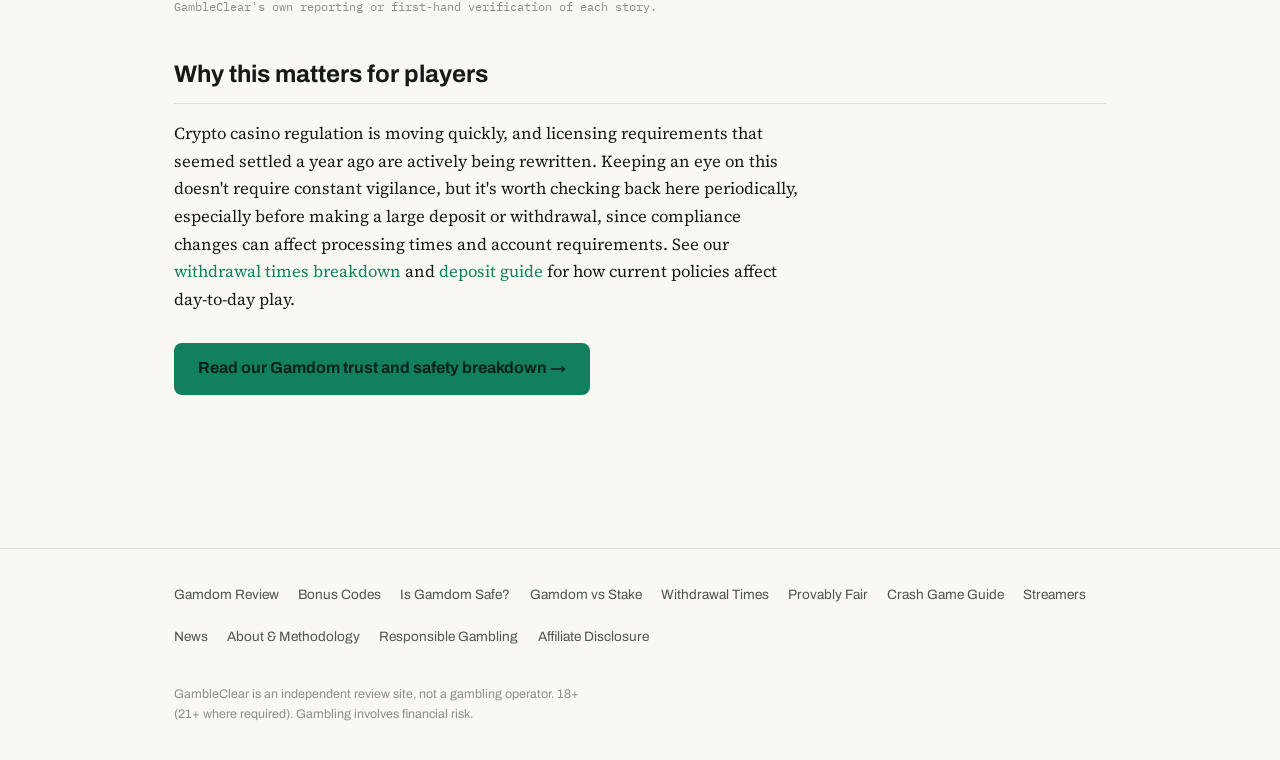
<file: news.html>
<!doctype html>
<html lang="en">
<head>
<meta charset="utf-8">
<meta name="viewport" content="width=device-width, initial-scale=1">
<title>Crypto Casino &amp; Gambling Industry News | GambleClear</title>
<meta name="description" content="A running roundup of crypto casino and gambling industry news: regulation, licensing changes, and notable platform developments, updated periodically.">
<link rel="canonical" href="https://gambleclear.com/news.html">
<meta name="robots" content="index,follow">
<meta property="og:type" content="website">
<meta property="og:site_name" content="GambleClear">
<meta property="og:url" content="https://gambleclear.com/news.html">
<meta property="og:title" content="Crypto Casino &amp; Gambling Industry News | GambleClear">
<meta property="og:description" content="A running roundup of crypto casino and gambling industry news: regulation, licensing changes, and notable platform developments, updated periodically.">
<meta property="og:image" content="https://gambleclear.com/assets/og/gambleclear-og.png">
<meta property="og:image:width" content="1200">
<meta property="og:image:height" content="630">
<meta name="twitter:card" content="summary_large_image">
<meta name="twitter:title" content="Crypto Casino &amp; Gambling Industry News | GambleClear">
<meta name="twitter:description" content="A running roundup of crypto casino and gambling industry news: regulation, licensing changes, and notable platform developments, updated periodically.">
<meta name="twitter:image" content="https://gambleclear.com/assets/og/gambleclear-og.png">

<link rel="stylesheet" href="assets/style.css?v=4">
<link rel="icon" href="assets/icons/favicon.ico" sizes="any">
<link rel="icon" type="image/png" sizes="32x32" href="assets/icons/icon-32.png">
<link rel="icon" type="image/png" sizes="16x16" href="assets/icons/icon-16.png">
<link rel="apple-touch-icon" sizes="180x180" href="assets/icons/icon-180.png">
<link rel="icon" type="image/png" sizes="192x192" href="assets/icons/icon-192.png">

<script type="application/ld+json">
{
  "@context": "https://schema.org",
  "@type": "CollectionPage",
  "headline": "Crypto Casino & Gambling Industry News",
  "description": "A running roundup of crypto casino and gambling industry news: regulation, licensing changes, and notable platform developments, updated periodically.",
  "url": "https://gambleclear.com/news.html",
  "publisher": { "@type": "Organization", "name": "GambleClear" }
}
</script>
</head>
<body>
<header class="site">
  <div class="bar">
    <a class="brand" href="index.html"><span class="dot"></span>GambleClear</a>
    <nav class="mainnav" id="mainnav">
      <div class="navgroup">
        <button type="button" class="navgroup-btn" aria-expanded="false">Reviews</button>
        <div class="navgroup-panel">
          <div class="navgroup-panel-inner">
            <span class="navgroup-title">Reviews</span>
            <a href="gamdom-review.html">Gamdom Review</a>
            <a href="gamdom-bonus-codes.html">Bonus Codes</a>
            <a href="gamdom-safe-legit.html">Is Gamdom Safe?</a>
          </div>
        </div>
      </div>
      <div class="navgroup">
        <button type="button" class="navgroup-btn" aria-expanded="false">Compare</button>
        <div class="navgroup-panel">
          <div class="navgroup-panel-inner">
            <span class="navgroup-title">Compare</span>
            <a href="best-crypto-casinos.html">Best Casinos</a>
            <a href="gamdom-vs-stake.html">Gamdom vs Stake</a>
          </div>
        </div>
      </div>
      <div class="navgroup">
        <button type="button" class="navgroup-btn" aria-expanded="false">Guides</button>
        <div class="navgroup-panel">
          <div class="navgroup-panel-inner">
            <span class="navgroup-title">Guides</span>
            <a href="crypto-deposit-withdrawal-guide.html">Deposits &amp; Withdrawals</a>
            <a href="gamdom-withdrawal-times.html">Withdrawal Times</a>
            <a href="provably-fair-explained.html">Provably Fair</a>
            <a href="gamdom-crash-game-guide.html">Crash Game Guide</a>
          </div>
        </div>
      </div>
      <a href="crypto-casino-streamers.html">Streamers</a>
      <a href="news.html">News</a>
      <a href="about.html">About</a>
    </nav>
    <button type="button" class="nav-toggle" id="navToggle" aria-expanded="false" aria-controls="mainnav" aria-label="Menu">
      <span></span><span></span><span></span>
    </button>
  </div>
</header>

<main>
  <div class="wrap">
    <span class="eyebrow">Industry News</span>
    <h1>Crypto Casino &amp; Gambling Industry News</h1>
    <p class="dek">A running roundup of regulation, licensing, and platform news relevant to crypto casino players. Updated periodically; each item links to its original source.</p>
    <p class="byline">Last updated: August 30, 2026</p>

    <div class="news-list">
      <article class="news-item">
        <span class="news-date">August 27, 2026</span>
        <h2>Curaçao sets one-year compliance deadline for licensed crypto casinos</h2>
        <p>Curaçao's gaming regulator gave licensed crypto casino operators, the license class Gamdom and most crypto-first casinos hold, one year to close gaps in wallet screening and transaction oversight. See our <a href="gamdom-safe-legit.html">Gamdom trust and safety breakdown</a> for what this license does and doesn't currently require.</p>
      </article>
      <article class="news-item">
        <span class="news-date">August 19, 2026</span>
        <h2>South Korea restricts access to Polymarket over gambling-style concerns</h2>
        <p>South Korean authorities limited access to the prediction-market platform Polymarket, citing concerns that its markets function similarly to crypto gambling. A sign that regulators are widening how they define gambling-adjacent products, not limited to traditional casino sites.</p>
      </article>
      <article class="news-item">
        <span class="news-date">August 14, 2026</span>
        <h2>SBC Summit adds dedicated crypto-compliance track</h2>
        <p>The SBC Summit, one of the gambling industry's larger trade events, expanded its 2026 programming to include tracks specifically on crypto payment systems and compliance, reflecting how central digital-asset gambling has become to the wider industry conversation.</p>
      </article>
      <article class="news-item">
        <span class="news-date">August 13, 2026</span>
        <h2>Regulatory scrutiny intensifies for unlicensed crypto operators</h2>
        <p>Regulators in multiple jurisdictions increased enforcement attention on unlicensed crypto casino platforms in mid-August, part of a broader 2026 trend toward tighter oversight of the sector. Licensed platforms are generally the ones best positioned to adapt as these requirements tighten.</p>
      </article>
      <article class="news-item">
        <span class="news-date">August 5, 2026</span>
        <h2>Galaxy Digital raises concerns over Duel Casino Ethereum incident</h2>
        <p>Galaxy Digital publicly flagged an alleged Ethereum-related security incident involving Duel Casino, a reminder that on-chain fund handling carries platform-specific security risk that's worth checking for any operator before depositing meaningfully.</p>
      </article>
    </div>

    <p class="disclosure-note">Summaries are compiled from public reporting; follow each link for the full original source. This page reflects industry news generally, not GambleClear's own reporting or first-hand verification of each story.</p>

    <h2>Why this matters for players</h2>
    <p>Crypto casino regulation is moving quickly, and licensing requirements that seemed settled a year ago are actively being rewritten. Keeping an eye on this doesn't require constant vigilance, but it's worth checking back here periodically, especially before making a large deposit or withdrawal, since compliance changes can affect processing times and account requirements. See our <a href="gamdom-withdrawal-times.html">withdrawal times breakdown</a> and <a href="crypto-deposit-withdrawal-guide.html">deposit guide</a> for how current policies affect day-to-day play.</p>

    <div class="cta-row">
      <a class="cta" href="gamdom-safe-legit.html">Read our Gamdom trust and safety breakdown →</a>
    </div>
  </div>
</main>

<footer class="site">
  <div class="wrap">
    <nav>
      <a href="gamdom-review.html">Gamdom Review</a>
      <a href="gamdom-bonus-codes.html">Bonus Codes</a>
      <a href="gamdom-safe-legit.html">Is Gamdom Safe?</a>
      <a href="gamdom-vs-stake.html">Gamdom vs Stake</a>
      <a href="gamdom-withdrawal-times.html">Withdrawal Times</a>
      <a href="provably-fair-explained.html">Provably Fair</a>
      <a href="gamdom-crash-game-guide.html">Crash Game Guide</a>
      <a href="crypto-casino-streamers.html">Streamers</a>
      <a href="news.html">News</a>
      <a href="about.html">About &amp; Methodology</a>
      <a href="responsible-gambling.html">Responsible Gambling</a>
      <a href="affiliate-disclosure.html">Affiliate Disclosure</a>
    </nav>
    <p>GambleClear is an independent review site, not a gambling operator. 18+ (21+ where required). Gambling involves financial risk.</p>
  </div>
</footer>
<script src="assets/nav.js?v=4"></script>
</body>
</html>
</file>
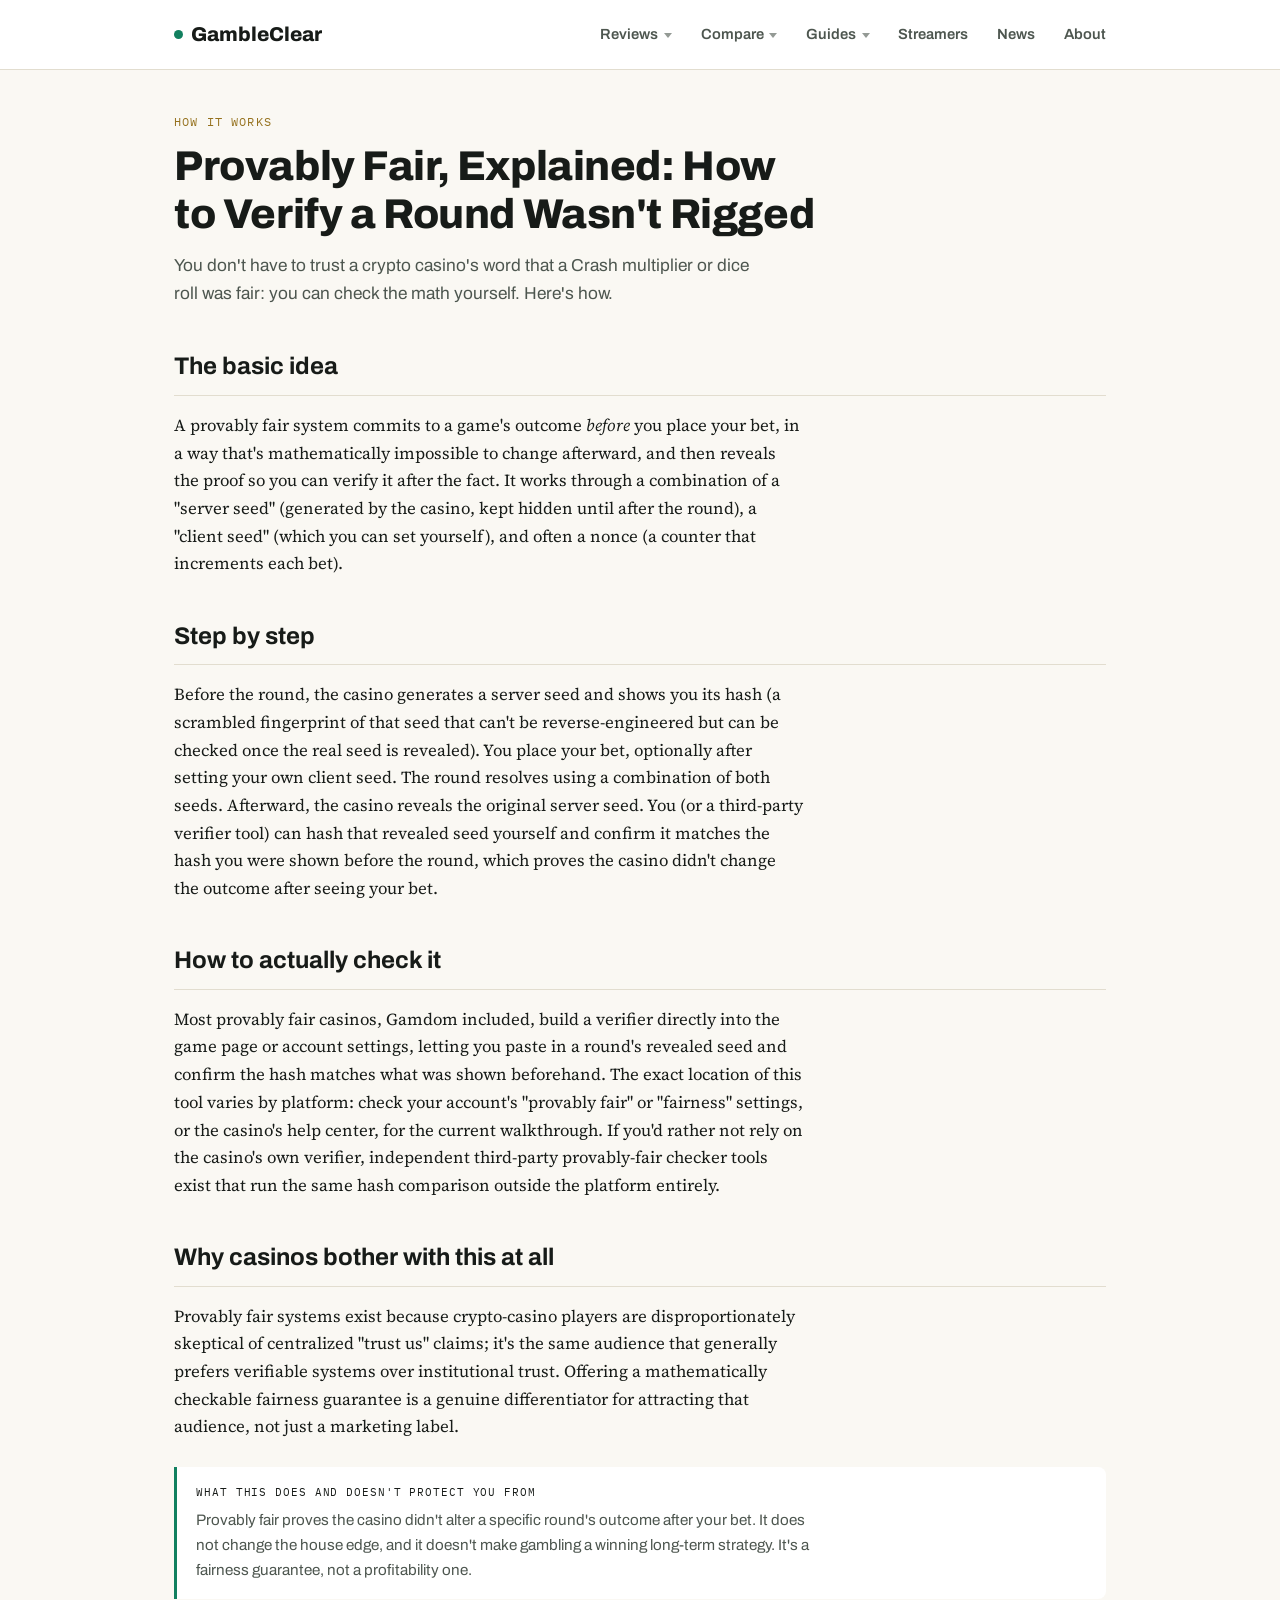
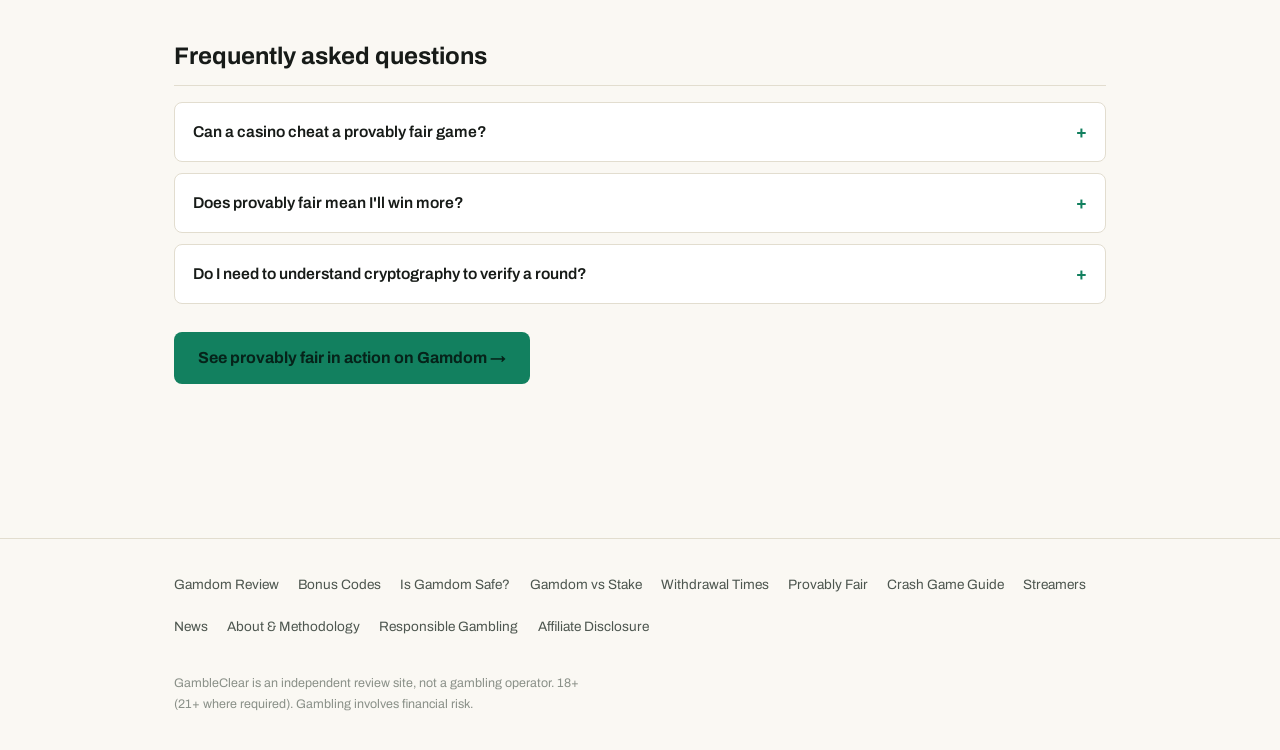
<file: provably-fair-explained.html>
<!doctype html>
<html lang="en">
<head>
<meta charset="utf-8">
<meta name="viewport" content="width=device-width, initial-scale=1">
<title>Provably Fair Explained: How to Verify a Casino Game Yourself | GambleClear</title>
<meta name="description" content="A plain-language explainer of how provably fair systems work in crash, dice, and other crypto casino games, and how to check the math yourself.">
<link rel="canonical" href="https://gambleclear.com/provably-fair-explained.html">
<meta name="robots" content="index,follow">
<meta property="og:type" content="website">
<meta property="og:site_name" content="GambleClear">
<meta property="og:url" content="https://gambleclear.com/provably-fair-explained.html">
<meta property="og:title" content="Provably Fair Explained: How to Verify a Casino Game Yourself | GambleClear">
<meta property="og:description" content="A plain-language explainer of how provably fair systems work in crash, dice, and other crypto casino games, and how to check the math yourself.">
<meta property="og:image" content="https://gambleclear.com/assets/og/gambleclear-og.png">
<meta property="og:image:width" content="1200">
<meta property="og:image:height" content="630">
<meta name="twitter:card" content="summary_large_image">
<meta name="twitter:title" content="Provably Fair Explained: How to Verify a Casino Game Yourself | GambleClear">
<meta name="twitter:description" content="A plain-language explainer of how provably fair systems work in crash, dice, and other crypto casino games, and how to check the math yourself.">
<meta name="twitter:image" content="https://gambleclear.com/assets/og/gambleclear-og.png">

<link rel="stylesheet" href="assets/style.css?v=4">
<link rel="icon" href="assets/icons/favicon.ico" sizes="any">
<link rel="icon" type="image/png" sizes="32x32" href="assets/icons/icon-32.png">
<link rel="icon" type="image/png" sizes="16x16" href="assets/icons/icon-16.png">
<link rel="apple-touch-icon" sizes="180x180" href="assets/icons/icon-180.png">
<link rel="icon" type="image/png" sizes="192x192" href="assets/icons/icon-192.png">

<script type="application/ld+json">
{
  "@context": "https://schema.org",
  "@type": "Article",
  "headline": "Provably Fair Explained: How to Verify a Casino Game Yourself | GambleClear",
  "description": "A plain-language explainer of how provably fair systems work in crash, dice, and other crypto casino games, and how to check the math yourself.",
  "url": "https://gambleclear.com/provably-fair-explained.html",
  "publisher": { "@type": "Organization", "name": "GambleClear" }
}
</script>
<script type="application/ld+json">
{
  "@context": "https://schema.org",
  "@type": "FAQPage",
  "mainEntity": [
    {"@type": "Question", "name": "Can a casino cheat a provably fair game?", "acceptedAnswer": {"@type": "Answer", "text": "Not without it being detectable. Because the server seed's hash is shown to you before the round and the seed itself is revealed after, changing the seed after seeing your bet would produce a hash that doesn't match what was shown beforehand, which you or a verifier tool can check."}},
    {"@type": "Question", "name": "Does provably fair mean I'll win more?", "acceptedAnswer": {"@type": "Answer", "text": "No. Provably fair verifies that a specific round's outcome wasn't manipulated after your bet; it says nothing about the house edge, which still applies exactly as published regardless of the fairness proof."}},
    {"@type": "Question", "name": "Do I need to understand cryptography to verify a round?", "acceptedAnswer": {"@type": "Answer", "text": "No. Most platforms provide a built-in verifier tool that runs the hash check for you: you paste in the revealed seed and it confirms whether it matches. Third-party independent verifier tools exist too if you don't trust the casino's own tool."}}
  ]
}
</script>
</head>
<body>
<header class="site">
  <div class="bar">
    <a class="brand" href="index.html"><span class="dot"></span>GambleClear</a>
    <nav class="mainnav" id="mainnav">
      <div class="navgroup">
        <button type="button" class="navgroup-btn" aria-expanded="false">Reviews</button>
        <div class="navgroup-panel">
          <div class="navgroup-panel-inner">
            <span class="navgroup-title">Reviews</span>
            <a href="gamdom-review.html">Gamdom Review</a>
            <a href="gamdom-bonus-codes.html">Bonus Codes</a>
            <a href="gamdom-safe-legit.html">Is Gamdom Safe?</a>
          </div>
        </div>
      </div>
      <div class="navgroup">
        <button type="button" class="navgroup-btn" aria-expanded="false">Compare</button>
        <div class="navgroup-panel">
          <div class="navgroup-panel-inner">
            <span class="navgroup-title">Compare</span>
            <a href="best-crypto-casinos.html">Best Casinos</a>
            <a href="gamdom-vs-stake.html">Gamdom vs Stake</a>
          </div>
        </div>
      </div>
      <div class="navgroup">
        <button type="button" class="navgroup-btn" aria-expanded="false">Guides</button>
        <div class="navgroup-panel">
          <div class="navgroup-panel-inner">
            <span class="navgroup-title">Guides</span>
            <a href="crypto-deposit-withdrawal-guide.html">Deposits &amp; Withdrawals</a>
            <a href="gamdom-withdrawal-times.html">Withdrawal Times</a>
            <a href="provably-fair-explained.html">Provably Fair</a>
            <a href="gamdom-crash-game-guide.html">Crash Game Guide</a>
          </div>
        </div>
      </div>
      <a href="crypto-casino-streamers.html">Streamers</a>
      <a href="news.html">News</a>
      <a href="about.html">About</a>
    </nav>
    <button type="button" class="nav-toggle" id="navToggle" aria-expanded="false" aria-controls="mainnav" aria-label="Menu">
      <span></span><span></span><span></span>
    </button>
  </div>
</header>

<main>
  <div class="wrap">
    <span class="eyebrow">How It Works</span>
    <h1>Provably Fair, Explained: How to Verify a Round Wasn't Rigged</h1>
    <p class="dek">You don't have to trust a crypto casino's word that a Crash multiplier or dice roll was fair: you can check the math yourself. Here's how.</p>

    <h2>The basic idea</h2>
    <p>A provably fair system commits to a game's outcome <em>before</em> you place your bet, in a way that's mathematically impossible to change afterward, and then reveals the proof so you can verify it after the fact. It works through a combination of a "server seed" (generated by the casino, kept hidden until after the round), a "client seed" (which you can set yourself), and often a nonce (a counter that increments each bet).</p>

    <h2>Step by step</h2>
    <p>Before the round, the casino generates a server seed and shows you its hash (a scrambled fingerprint of that seed that can't be reverse-engineered but can be checked once the real seed is revealed). You place your bet, optionally after setting your own client seed. The round resolves using a combination of both seeds. Afterward, the casino reveals the original server seed. You (or a third-party verifier tool) can hash that revealed seed yourself and confirm it matches the hash you were shown before the round, which proves the casino didn't change the outcome after seeing your bet.</p>

    <h2>How to actually check it</h2>
    <p>Most provably fair casinos, Gamdom included, build a verifier directly into the game page or account settings, letting you paste in a round's revealed seed and confirm the hash matches what was shown beforehand. The exact location of this tool varies by platform: check your account's "provably fair" or "fairness" settings, or the casino's help center, for the current walkthrough. If you'd rather not rely on the casino's own verifier, independent third-party provably-fair checker tools exist that run the same hash comparison outside the platform entirely.</p>

    <h2>Why casinos bother with this at all</h2>
    <p>Provably fair systems exist because crypto-casino players are disproportionately skeptical of centralized "trust us" claims; it's the same audience that generally prefers verifiable systems over institutional trust. Offering a mathematically checkable fairness guarantee is a genuine differentiator for attracting that audience, not just a marketing label.</p>

    <div class="callout">
      <span class="lbl">What this does and doesn't protect you from</span>
      <p>Provably fair proves the casino didn't alter a specific round's outcome after your bet. It does not change the house edge, and it doesn't make gambling a winning long-term strategy. It's a fairness guarantee, not a profitability one.</p>
    </div>

    <h2>Frequently asked questions</h2>
    <details class="faq"><summary>Can a casino cheat a provably fair game?</summary><p>Not without it being detectable. Because the server seed's hash is shown to you before the round and the seed itself is revealed after, changing the seed after seeing your bet would produce a hash that doesn't match what was shown beforehand, which you or a verifier tool can check.</p></details>
    <details class="faq"><summary>Does provably fair mean I'll win more?</summary><p>No. Provably fair verifies that a specific round's outcome wasn't manipulated after your bet; it says nothing about the house edge, which still applies exactly as published regardless of the fairness proof.</p></details>
    <details class="faq"><summary>Do I need to understand cryptography to verify a round?</summary><p>No. Most platforms provide a built-in verifier tool that runs the hash check for you: you paste in the revealed seed and it confirms whether it matches. Third-party independent verifier tools exist too if you don't trust the casino's own tool.</p></details>

    <div class="cta-row">
      <a class="cta" href="gamdom-review.html">See provably fair in action on Gamdom →</a>
    </div>
  </div>
</main>

<footer class="site">
  <div class="wrap">
    <nav>
      <a href="gamdom-review.html">Gamdom Review</a>
      <a href="gamdom-bonus-codes.html">Bonus Codes</a>
      <a href="gamdom-safe-legit.html">Is Gamdom Safe?</a>
      <a href="gamdom-vs-stake.html">Gamdom vs Stake</a>
      <a href="gamdom-withdrawal-times.html">Withdrawal Times</a>
      <a href="provably-fair-explained.html">Provably Fair</a>
      <a href="gamdom-crash-game-guide.html">Crash Game Guide</a>
      <a href="crypto-casino-streamers.html">Streamers</a>
      <a href="news.html">News</a>
      <a href="about.html">About &amp; Methodology</a>
      <a href="responsible-gambling.html">Responsible Gambling</a>
      <a href="affiliate-disclosure.html">Affiliate Disclosure</a>
    </nav>
    <p>GambleClear is an independent review site, not a gambling operator. 18+ (21+ where required). Gambling involves financial risk.</p>
  </div>
</footer>
<script src="assets/nav.js?v=4"></script>
</body>
</html>
</file>
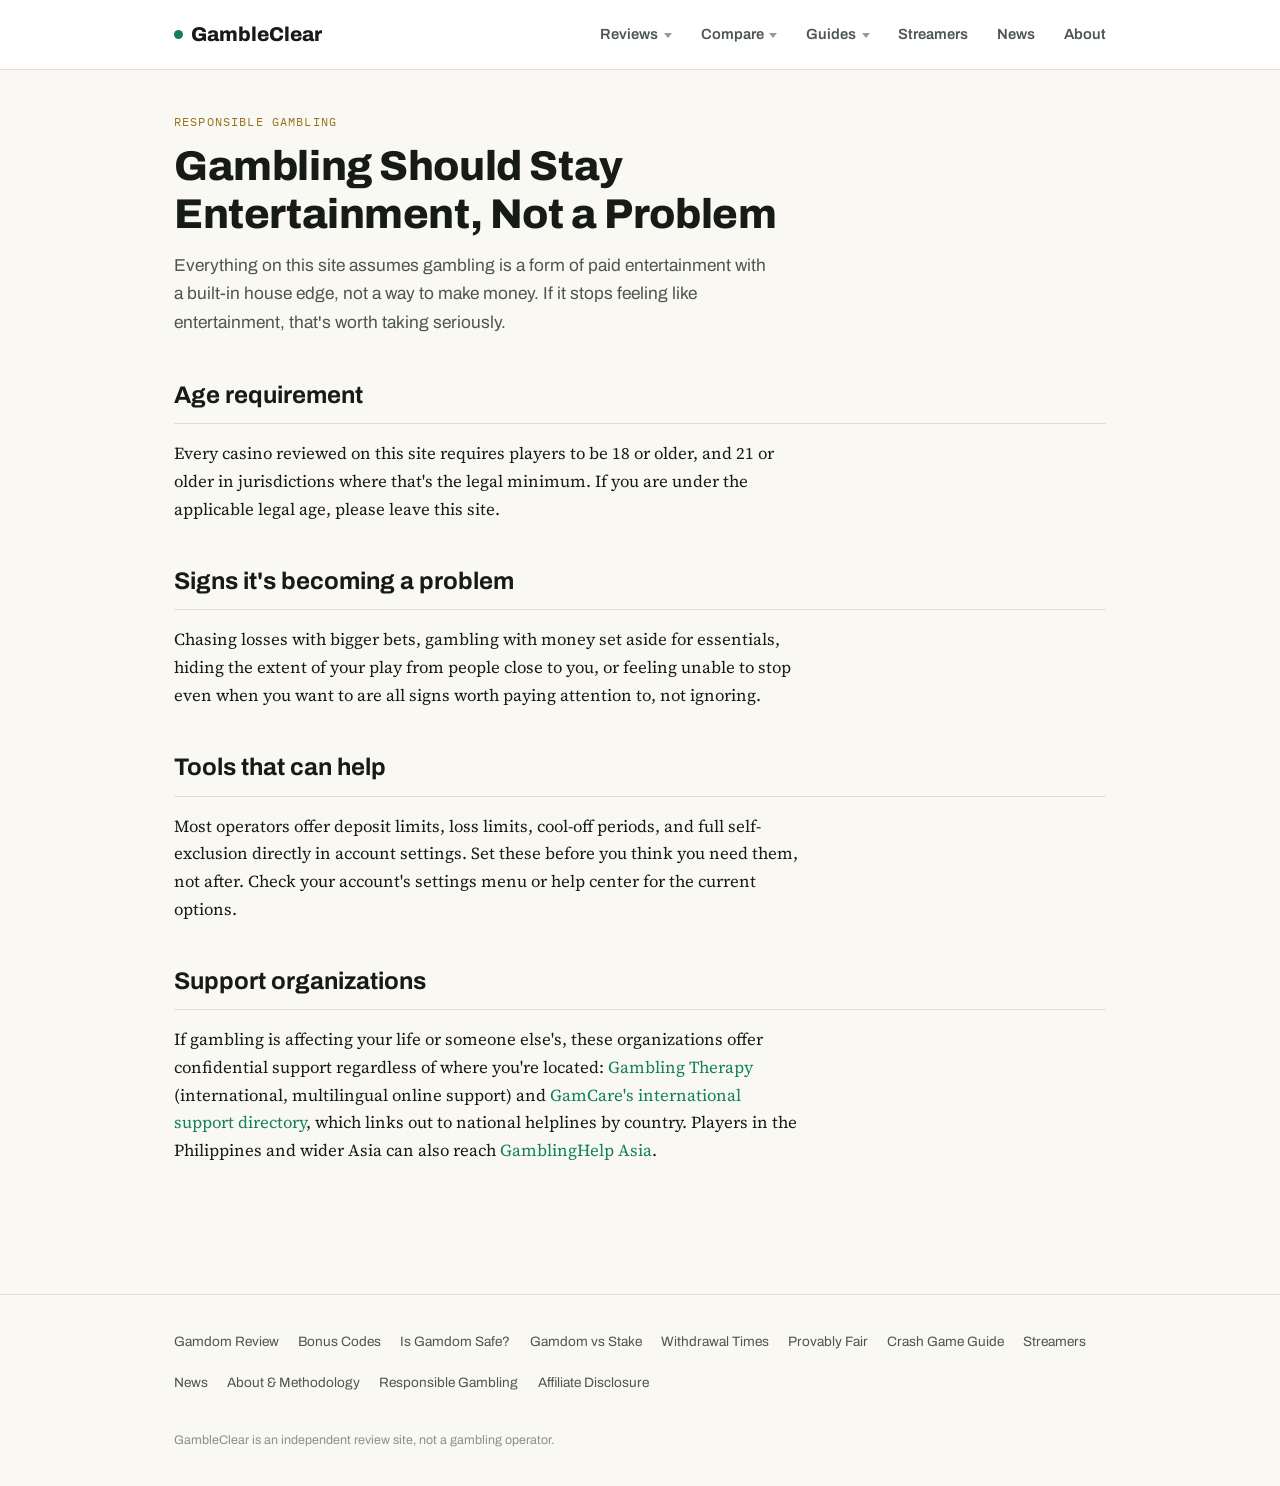
<file: responsible-gambling.html>
<!doctype html>
<html lang="en">
<head>
<meta charset="utf-8">
<meta name="viewport" content="width=device-width, initial-scale=1">
<title>Responsible Gambling | GambleClear</title>
<meta name="description" content="Resources and guidance for gambling responsibly, including self-exclusion tools and support organizations.">
<link rel="canonical" href="https://gambleclear.com/responsible-gambling.html">
<meta name="robots" content="index,follow">
<meta property="og:type" content="website">
<meta property="og:site_name" content="GambleClear">
<meta property="og:url" content="https://gambleclear.com/responsible-gambling.html">
<meta property="og:title" content="Responsible Gambling | GambleClear">
<meta property="og:description" content="Resources and guidance for gambling responsibly, including self-exclusion tools and support organizations.">
<meta property="og:image" content="https://gambleclear.com/assets/og/gambleclear-og.png">
<meta property="og:image:width" content="1200">
<meta property="og:image:height" content="630">
<meta name="twitter:card" content="summary_large_image">
<meta name="twitter:title" content="Responsible Gambling | GambleClear">
<meta name="twitter:description" content="Resources and guidance for gambling responsibly, including self-exclusion tools and support organizations.">
<meta name="twitter:image" content="https://gambleclear.com/assets/og/gambleclear-og.png">

<link rel="stylesheet" href="assets/style.css?v=4">
<link rel="icon" href="assets/icons/favicon.ico" sizes="any">
<link rel="icon" type="image/png" sizes="32x32" href="assets/icons/icon-32.png">
<link rel="icon" type="image/png" sizes="16x16" href="assets/icons/icon-16.png">
<link rel="apple-touch-icon" sizes="180x180" href="assets/icons/icon-180.png">
<link rel="icon" type="image/png" sizes="192x192" href="assets/icons/icon-192.png">

<script type="application/ld+json">
{
  "@context": "https://schema.org",
  "@type": "WebPage",
  "headline": "Responsible Gambling | GambleClear",
  "description": "Resources and guidance for gambling responsibly, including self-exclusion tools and support organizations.",
  "url": "https://gambleclear.com/responsible-gambling.html",
  "publisher": { "@type": "Organization", "name": "GambleClear" }
}
</script>
</head>
<body>
<header class="site">
  <div class="bar">
    <a class="brand" href="index.html"><span class="dot"></span>GambleClear</a>
    <nav class="mainnav" id="mainnav">
      <div class="navgroup">
        <button type="button" class="navgroup-btn" aria-expanded="false">Reviews</button>
        <div class="navgroup-panel">
          <div class="navgroup-panel-inner">
            <span class="navgroup-title">Reviews</span>
            <a href="gamdom-review.html">Gamdom Review</a>
            <a href="gamdom-bonus-codes.html">Bonus Codes</a>
            <a href="gamdom-safe-legit.html">Is Gamdom Safe?</a>
          </div>
        </div>
      </div>
      <div class="navgroup">
        <button type="button" class="navgroup-btn" aria-expanded="false">Compare</button>
        <div class="navgroup-panel">
          <div class="navgroup-panel-inner">
            <span class="navgroup-title">Compare</span>
            <a href="best-crypto-casinos.html">Best Casinos</a>
            <a href="gamdom-vs-stake.html">Gamdom vs Stake</a>
          </div>
        </div>
      </div>
      <div class="navgroup">
        <button type="button" class="navgroup-btn" aria-expanded="false">Guides</button>
        <div class="navgroup-panel">
          <div class="navgroup-panel-inner">
            <span class="navgroup-title">Guides</span>
            <a href="crypto-deposit-withdrawal-guide.html">Deposits &amp; Withdrawals</a>
            <a href="gamdom-withdrawal-times.html">Withdrawal Times</a>
            <a href="provably-fair-explained.html">Provably Fair</a>
            <a href="gamdom-crash-game-guide.html">Crash Game Guide</a>
          </div>
        </div>
      </div>
      <a href="crypto-casino-streamers.html">Streamers</a>
      <a href="news.html">News</a>
      <a href="about.html">About</a>
    </nav>
    <button type="button" class="nav-toggle" id="navToggle" aria-expanded="false" aria-controls="mainnav" aria-label="Menu">
      <span></span><span></span><span></span>
    </button>
  </div>
</header>

<main>
  <div class="wrap">
    <span class="eyebrow">Responsible Gambling</span>
    <h1>Gambling Should Stay Entertainment, Not a Problem</h1>
    <p class="dek">Everything on this site assumes gambling is a form of paid entertainment with a built-in house edge, not a way to make money. If it stops feeling like entertainment, that's worth taking seriously.</p>

    <h2>Age requirement</h2>
    <p>Every casino reviewed on this site requires players to be 18 or older, and 21 or older in jurisdictions where that's the legal minimum. If you are under the applicable legal age, please leave this site.</p>

    <h2>Signs it's becoming a problem</h2>
    <p>Chasing losses with bigger bets, gambling with money set aside for essentials, hiding the extent of your play from people close to you, or feeling unable to stop even when you want to are all signs worth paying attention to, not ignoring.</p>

    <h2>Tools that can help</h2>
    <p>Most operators offer deposit limits, loss limits, cool-off periods, and full self-exclusion directly in account settings. Set these before you think you need them, not after. Check your account's settings menu or help center for the current options.</p>

    <h2>Support organizations</h2>
    <p>If gambling is affecting your life or someone else's, these organizations offer confidential support regardless of where you're located: <a href="https://www.gamblingtherapy.org" target="_blank" rel="noopener">Gambling Therapy</a> (international, multilingual online support) and <a href="https://www.gamcare.org.uk/self-help/links-to-other-support-agencies/international-support-contacts/" target="_blank" rel="noopener">GamCare's international support directory</a>, which links out to national helplines by country. Players in the Philippines and wider Asia can also reach <a href="https://gamblinghelp.asia/" target="_blank" rel="noopener">GamblingHelp Asia</a>.</p>
  </div>
</main>

<footer class="site">
  <div class="wrap">
    <nav>
      <a href="gamdom-review.html">Gamdom Review</a>
      <a href="gamdom-bonus-codes.html">Bonus Codes</a>
      <a href="gamdom-safe-legit.html">Is Gamdom Safe?</a>
      <a href="gamdom-vs-stake.html">Gamdom vs Stake</a>
      <a href="gamdom-withdrawal-times.html">Withdrawal Times</a>
      <a href="provably-fair-explained.html">Provably Fair</a>
      <a href="gamdom-crash-game-guide.html">Crash Game Guide</a>
      <a href="crypto-casino-streamers.html">Streamers</a>
      <a href="news.html">News</a>
      <a href="about.html">About &amp; Methodology</a>
      <a href="responsible-gambling.html">Responsible Gambling</a>
      <a href="affiliate-disclosure.html">Affiliate Disclosure</a>
    </nav>
    <p>GambleClear is an independent review site, not a gambling operator.</p>
  </div>
</footer>
<script src="assets/nav.js?v=4"></script>
</body>
</html>
</file>
<file: assets/style.css>
/* GambleClear — shared site styles */
@import url('https://fonts.googleapis.com/css2?family=Archivo:wght@500;600;700;800&family=Source+Serif+4:opsz,wght@8..60,400;8..60,500;8..60,600&family=IBM+Plex+Mono:wght@400;500&display=swap');

:root{
  --bg:#0a0d0c;
  --bg-raised:#111614;
  --card:#141a17;
  --line:#233028;
  --ink:#eef2ef;
  --ink-dim:#a9b6ae;
  --ink-faint:#6d7a72;
  --teal:#2dd4a0;
  --teal-dim:#123e30;
  --gold:#d8ac52;
  --red:#e2665a;
  --sans:'Archivo',-apple-system,'Segoe UI',sans-serif;
  --serif:'Source Serif 4',Georgia,serif;
  --mono:'IBM Plex Mono','SF Mono',Consolas,monospace;
}
@media (prefers-color-scheme: light){
  :root:not([data-theme="dark"]){
    --bg:#faf8f3; --bg-raised:#ffffff; --card:#ffffff; --line:#e2ddcf;
    --ink:#171b18; --ink-dim:#4d564f; --ink-faint:#8a9088;
    --teal:#12805f; --teal-dim:#d5ede3; --gold:#96721f; --red:#a83526;
  }
}
:root[data-theme="light"]{
  --bg:#faf8f3; --bg-raised:#ffffff; --card:#ffffff; --line:#e2ddcf;
  --ink:#171b18; --ink-dim:#4d564f; --ink-faint:#8a9088;
  --teal:#12805f; --teal-dim:#d5ede3; --gold:#96721f; --red:#a83526;
}
:root[data-theme="dark"]{
  --bg:#0a0d0c; --bg-raised:#111614; --card:#141a17; --line:#233028;
  --ink:#eef2ef; --ink-dim:#a9b6ae; --ink-faint:#6d7a72;
  --teal:#2dd4a0; --teal-dim:#123e30; --gold:#d8ac52; --red:#e2665a;
}

*{box-sizing:border-box;}
html{scroll-behavior:smooth;}
body{
  margin:0; background:var(--bg); color:var(--ink); font-family:var(--sans);
  line-height:1.65; -webkit-font-smoothing:antialiased;
}
a{color:var(--teal); text-decoration:none;}
a:hover{text-decoration:underline;}
img{max-width:100%; display:block;}
.wrap{max-width:980px; margin:0 auto; padding:0 1.5rem;}

/* age gate strip */
.age-strip{
  background:var(--teal-dim); color:var(--teal); font-family:var(--mono);
  font-size:0.72rem; letter-spacing:0.04em; text-align:center; padding:0.5rem 1rem;
}

header.site{ border-bottom:1px solid var(--line); background:var(--bg-raised); position:relative; }
header.site .bar{ display:flex; align-items:center; justify-content:space-between; padding:1.1rem 1.5rem; max-width:980px; margin:0 auto; position:relative; }
.brand{ font-family:var(--sans); font-weight:800; font-size:1.25rem; color:var(--ink); display:flex; align-items:center; gap:0.5rem; }
.brand .dot{ width:9px; height:9px; border-radius:50%; background:var(--teal); display:inline-block; }

nav.mainnav{ display:flex; align-items:center; gap:1.8rem; font-size:0.92rem; }
nav.mainnav > a{ color:var(--ink-dim); font-weight:600; }
nav.mainnav > a:hover{ color:var(--ink); text-decoration:none; }

/* Dropdown groups — click to open (not hover), matching Webopedia's nav pattern.
   Click-only avoids the whole class of dead-zone/hover bugs entirely. */
.navgroup{ position:relative; }
.navgroup-btn{ font:inherit; font-family:var(--sans); font-weight:600; background:none; border:0; color:var(--ink-dim); cursor:pointer; display:flex; align-items:center; gap:0.35rem; padding:0.3rem 0; }
.navgroup-btn:hover{ color:var(--ink); }
.navgroup-btn::after{ content:''; width:0; height:0; border-left:4px solid transparent; border-right:4px solid transparent; border-top:5px solid currentColor; opacity:0.6; margin-top:2px; transition:transform .15s ease; }
.navgroup-btn[aria-expanded="true"]{ color:var(--teal); }
.navgroup-btn[aria-expanded="true"]::after{ transform:rotate(180deg); }

.navgroup-panel{
  position:absolute; top:calc(100% + 0.6rem); left:50%; transform:translateX(-50%);
  z-index:60; display:none;
}
.navgroup.open .navgroup-panel{ display:block; }
.navgroup-panel-inner{
  background:var(--bg-raised); border:1px solid var(--line); border-radius:10px; padding:0.6rem;
  min-width:220px; display:flex; flex-direction:column; box-shadow:0 16px 34px rgba(0,0,0,0.4);
}
.navgroup-title{ font-family:var(--mono); font-size:0.68rem; letter-spacing:0.08em; text-transform:uppercase; color:var(--gold); padding:0.3rem 0.7rem 0.5rem; border-bottom:1px solid var(--line); margin-bottom:0.3rem; }
.navgroup-panel-inner a{ padding:0.55rem 0.7rem; border-radius:6px; color:var(--ink-dim); font-size:0.9rem; }
.navgroup-panel-inner a:hover{ background:var(--teal-dim); color:var(--teal); text-decoration:none; }

.nav-toggle{ display:none; flex-direction:column; justify-content:center; gap:5px; width:36px; height:36px; background:none; border:0; cursor:pointer; padding:0; flex-shrink:0; }
.nav-toggle span{ display:block; width:22px; height:2px; background:var(--ink); border-radius:2px; }

main{ padding: 2.6rem 0 4rem 0; }

.eyebrow{ font-family:var(--mono); font-size:0.72rem; letter-spacing:0.1em; text-transform:uppercase; color:var(--gold); margin-bottom:0.8rem; display:block; }
h1{ font-family:var(--sans); font-weight:800; font-size:clamp(1.9rem,4vw,2.6rem); line-height:1.15; margin:0 0 0.8rem 0; text-wrap:balance; letter-spacing:-0.01em; }
h2{ font-family:var(--sans); font-weight:700; font-size:1.5rem; margin:2.4rem 0 1rem 0; padding-bottom:0.5rem; border-bottom:1px solid var(--line); }
h3{ font-family:var(--sans); font-weight:600; font-size:1.1rem; margin:1.6rem 0 0.6rem 0; }
p{ font-family:var(--serif); font-size:1.05rem; color:var(--ink); max-width:70ch; margin:0 0 1.1rem 0; }
p.dek{ font-family:var(--sans); color:var(--ink-dim); font-size:1.08rem; max-width:60ch; }
.byline{ font-family:var(--mono); font-size:0.78rem; color:var(--ink-faint); margin-bottom:1.6rem; }

.callout{ border-left:3px solid var(--teal); background:var(--card); padding:1rem 1.2rem; border-radius:0 8px 8px 0; margin:1.6rem 0; }
.callout p{ margin:0; font-family:var(--sans); font-size:0.95rem; color:var(--ink-dim); }
.callout .lbl{ font-family:var(--mono); font-size:0.7rem; text-transform:uppercase; letter-spacing:0.08em; color:var(--ink); display:block; margin-bottom:0.4rem; }
.callout.todo{ border-left-color:var(--gold); }
.callout.warn{ border-left-color:var(--red); }

.news-list{ margin:1.6rem 0; }
.news-item{ border:1px solid var(--line); border-radius:8px; background:var(--card); padding:1.1rem 1.3rem; margin-bottom:1rem; }
.news-item h2{ font-family:var(--sans); font-size:1.1rem; margin:0.3rem 0 0.5rem 0; }
.news-item p{ margin:0; font-size:0.98rem; }
.news-date{ font-family:var(--mono); font-size:0.75rem; text-transform:uppercase; letter-spacing:0.06em; color:var(--teal); }

.table-wrap{ overflow-x:auto; border:1px solid var(--line); border-radius:10px; margin:1.6rem 0; }
table{ width:100%; border-collapse:collapse; font-size:0.92rem; }
th,td{ padding:0.75rem 0.95rem; text-align:left; border-bottom:1px solid var(--line); }
thead th{ font-family:var(--mono); font-size:0.68rem; letter-spacing:0.06em; text-transform:uppercase; color:var(--ink-faint); background:var(--bg-raised); }
tbody tr:last-child td{ border-bottom:none; }
td.num{ font-family:var(--mono); font-variant-numeric:tabular-nums; }
td.pick{ color:var(--teal); font-weight:600; }
.stars{ color:var(--gold); font-family:var(--mono); }

.cta{
  display:inline-block; background:var(--teal); color:#06231a; font-family:var(--sans);
  font-weight:700; padding:0.8rem 1.5rem; border-radius:8px; margin:0.6rem 0 1.4rem 0;
}
.cta:hover{ text-decoration:none; filter:brightness(1.08); }
.cta-row{ display:flex; gap:0.8rem; flex-wrap:wrap; align-items:center; margin:1.2rem 0; }
.disclosure-note{ font-family:var(--mono); font-size:0.74rem; color:var(--ink-faint); }

.card-grid{ display:grid; grid-template-columns:repeat(auto-fill,minmax(210px,1fr)); gap:1rem; margin:1.6rem 0; }
.pickcard{ background:var(--card); border:1px solid var(--line); border-radius:10px; padding:1.1rem; }
.pickcard h4{ margin:0 0 0.3rem 0; font-family:var(--sans); }
.pickcard .rank{ font-family:var(--mono); color:var(--gold); font-size:0.75rem; }
.pickcard p{ font-family:var(--sans); font-size:0.86rem; color:var(--ink-dim); margin:0.5rem 0; }

.proscons{ display:grid; grid-template-columns:repeat(auto-fit,minmax(220px,1fr)); gap:1rem; margin:0.8rem 0 1.6rem 0; }
.proscons ul{ margin:0; padding-left:1.1rem; font-family:var(--sans); font-size:0.9rem; color:var(--ink-dim); }
.proscons li{ margin-bottom:0.35rem; }
.proscons .pros{ border-left:3px solid var(--teal); padding-left:0.9rem; }
.proscons .cons{ border-left:3px solid var(--red); padding-left:0.9rem; }
.proscons h4{ margin:0 0 0.5rem 0; font-family:var(--mono); font-size:0.72rem; text-transform:uppercase; letter-spacing:0.06em; }
.proscons .pros h4{ color:var(--teal); }
.proscons .cons h4{ color:var(--red); }

.faq{ border:1px solid var(--line); border-radius:8px; margin-bottom:0.7rem; overflow:hidden; background:var(--card); }
.faq summary{ font-family:var(--sans); font-weight:600; font-size:0.98rem; padding:0.9rem 1.1rem; cursor:pointer; list-style:none; display:flex; justify-content:space-between; align-items:center; }
.faq summary::-webkit-details-marker{ display:none; }
.faq summary::after{ content:"+"; font-family:var(--mono); color:var(--teal); font-size:1.1rem; }
.faq[open] summary::after{ content:"–"; }
.faq p{ padding:0 1.1rem 1rem 1.1rem; margin:0; font-size:0.95rem; }

.offer-box{
  display:flex; align-items:center; gap:1.4rem; flex-wrap:wrap;
  background:linear-gradient(135deg, var(--teal-dim), var(--card));
  border:1px solid var(--accent-dim, var(--teal)); border-radius:12px;
  padding:1.2rem 1.5rem; margin:1.4rem 0 1.6rem 0;
}
.offer-box .num{ font-family:var(--mono); font-weight:700; font-size:2.4rem; color:var(--teal); line-height:1; }
.offer-box .num sup{ font-size:1.1rem; }
.offer-box .copy{ flex:1; min-width:200px; }
.offer-box .copy strong{ display:block; font-family:var(--sans); font-size:1.05rem; color:var(--ink); margin-bottom:0.2rem; }
.offer-box .copy span{ font-family:var(--sans); font-size:0.88rem; color:var(--ink-dim); }
.offer-box .cta{ margin:0; white-space:nowrap; }

.spec-grid{ display:grid; grid-template-columns:repeat(auto-fill,minmax(240px,1fr)); gap:0.9rem; margin:1.6rem 0; }
.spec-item{ background:var(--card); border:1px solid var(--line); border-radius:10px; padding:0.9rem 1.1rem; }
.spec-item .k{ font-family:var(--mono); font-size:0.68rem; text-transform:uppercase; letter-spacing:0.06em; color:var(--ink-faint); display:block; margin-bottom:0.35rem; }
.spec-item .v{ font-family:var(--sans); font-size:0.92rem; color:var(--ink); line-height:1.5; }

.rank-list{ display:flex; flex-direction:column; gap:0.8rem; margin:1.6rem 0 2rem 0; }
.rank-card{ display:flex; align-items:center; gap:1.1rem; background:var(--card); border:1px solid var(--line); border-radius:12px; padding:1rem 1.3rem; flex-wrap:wrap; }
.rank-card.pick{ border-color:var(--teal); background:linear-gradient(135deg, var(--teal-dim), var(--card)); }
.rank-card .badge{ font-family:var(--mono); font-weight:700; font-size:0.85rem; color:var(--gold); min-width:1.8rem; text-align:center; flex-shrink:0; }
.rank-card.pick .badge{ color:var(--teal); }
.rank-card .name-wrap{ display:flex; flex-direction:column; min-width:130px; gap:0.2rem; }
.rank-card .name-wrap .name{ font-family:var(--sans); font-weight:700; font-size:1.02rem; display:flex; align-items:center; gap:0.4rem; }
.rank-card .name-wrap .stars{ font-size:0.76rem; }
.rank-card .desc{ flex:1 1 260px; font-family:var(--sans); font-size:0.88rem; color:var(--ink-dim); margin:0; }
.rank-card .actions{ display:flex; align-items:center; gap:0.9rem; flex-shrink:0; margin-left:auto; }
.rank-card .actions .cta{ margin:0; padding:0.55rem 1.1rem; font-size:0.85rem; white-space:nowrap; }
.rank-card .actions .secondary{ font-family:var(--mono); font-size:0.76rem; color:var(--ink-faint); white-space:nowrap; }
@media (max-width:640px){
  .rank-card{ flex-direction:column; align-items:flex-start; }
  .rank-card .actions{ margin-left:0; width:100%; justify-content:space-between; }
}

.banner-ad{ display:inline-block; border-radius:12px; overflow:hidden; box-shadow:0 6px 20px rgba(0,0,0,0.25); margin:0.4rem 0; }
.banner-ad img{ display:block; width:180px; height:180px; }
.banner-row{ display:flex; gap:1.2rem; align-items:center; flex-wrap:wrap; margin:1.4rem 0; }

footer.site{ border-top:1px solid var(--line); margin-top:3rem; }
footer.site .wrap{ padding:2.2rem 1.5rem; display:flex; flex-wrap:wrap; gap:1.6rem; justify-content:space-between; }
footer.site nav{ display:flex; gap:1.2rem; flex-wrap:wrap; font-size:0.85rem; }
footer.site nav a{ color:var(--ink-dim); }
footer.site p{ font-family:var(--sans); font-size:0.78rem; color:var(--ink-faint); max-width:60ch; margin:0.6rem 0 0; }

@media (max-width:760px){
  .nav-toggle{ display:flex; }
  nav.mainnav{
    display:none; position:absolute; top:100%; left:0; right:0;
    flex-direction:column; align-items:stretch; gap:0.2rem;
    background:var(--bg-raised); border-bottom:1px solid var(--line);
    padding:0.6rem 1.5rem 1.2rem; box-shadow:0 14px 28px rgba(0,0,0,0.35);
  }
  nav.mainnav.open{ display:flex; }
  nav.mainnav > a{ padding:0.7rem 0; border-bottom:1px solid var(--line); }
  .navgroup-btn{ width:100%; justify-content:space-between; padding:0.7rem 0; border-bottom:1px solid var(--line); }
  .navgroup-btn::after{ margin-top:0; }
  .navgroup-btn[aria-expanded="true"]::after{ transform:rotate(180deg); }
  .navgroup-panel{ position:static; transform:none; }
  .navgroup-panel-inner{
    background:none; border:0; box-shadow:none; padding:0.2rem 0 0.4rem 0.8rem; min-width:0;
  }
  .navgroup-title{ display:none; }
}

@media (max-width:640px){
  header.site .bar{ padding:1rem 1.5rem; }
}
</file>
